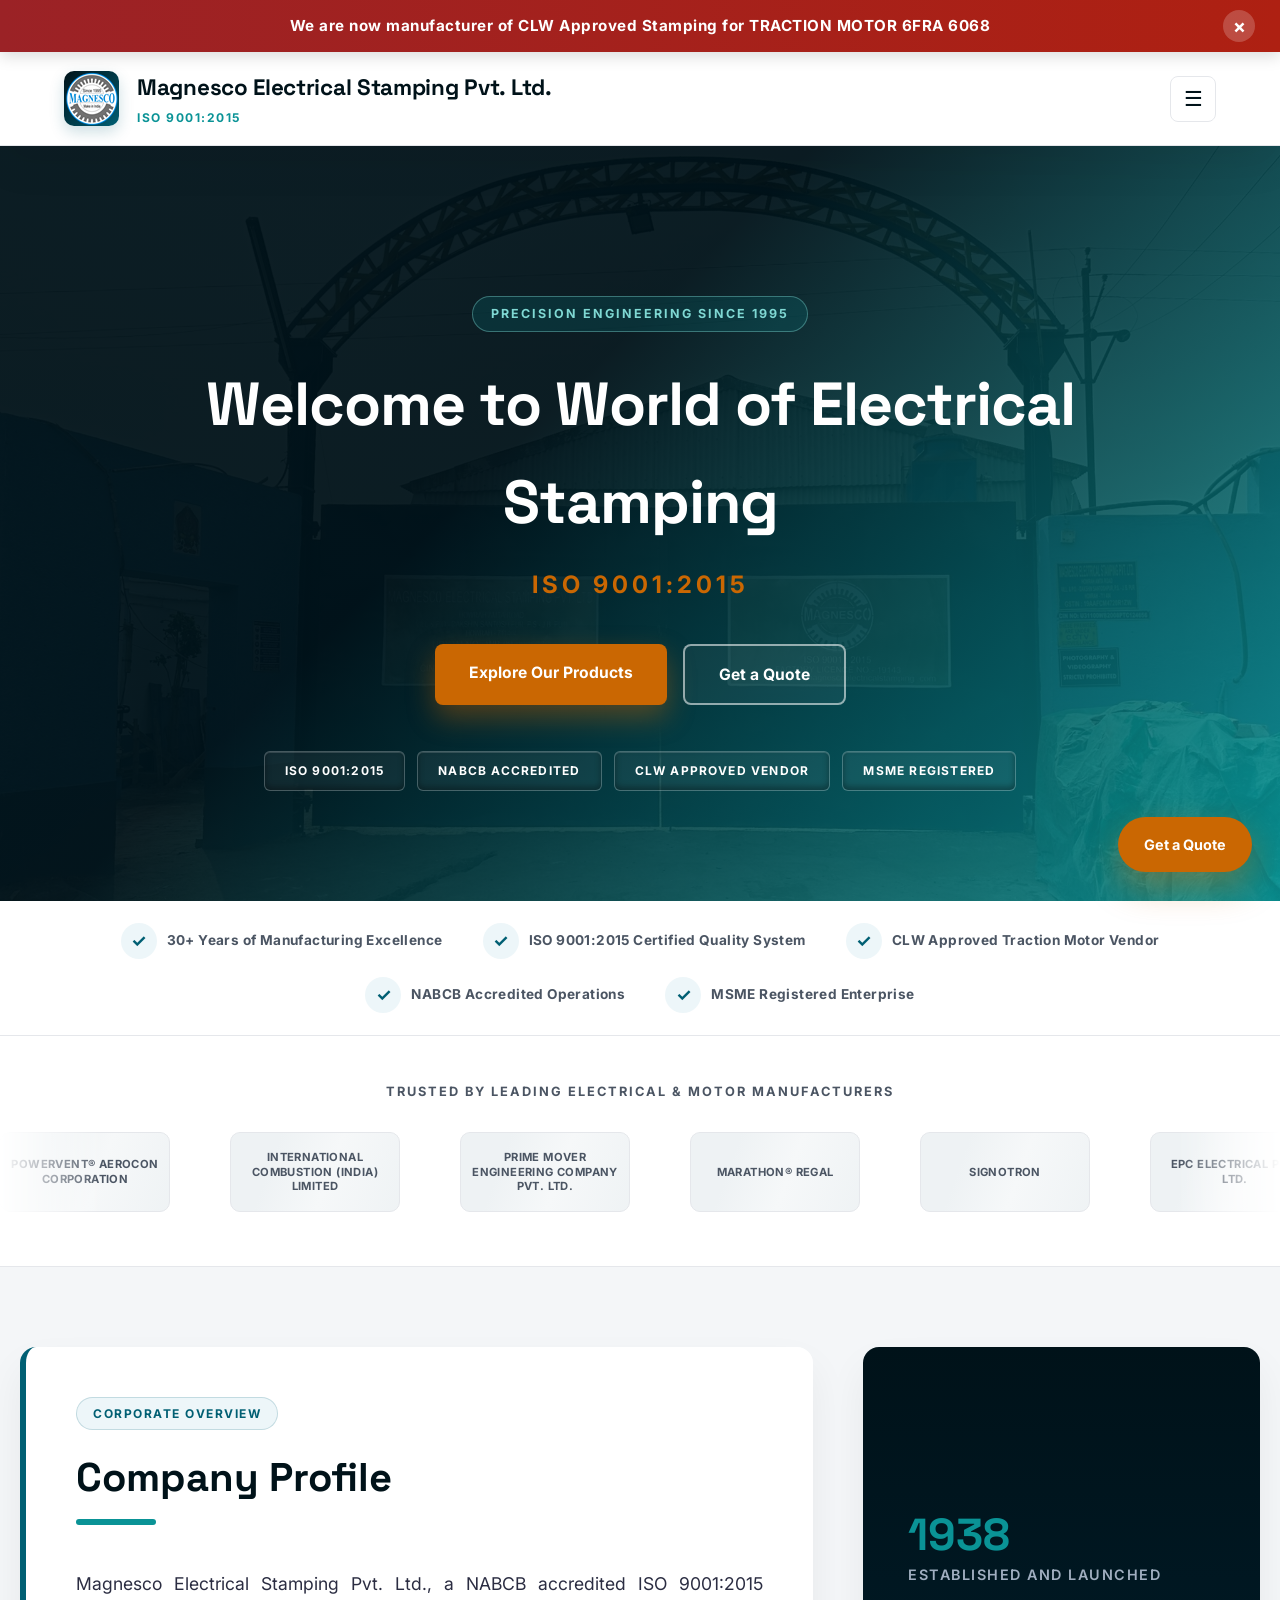
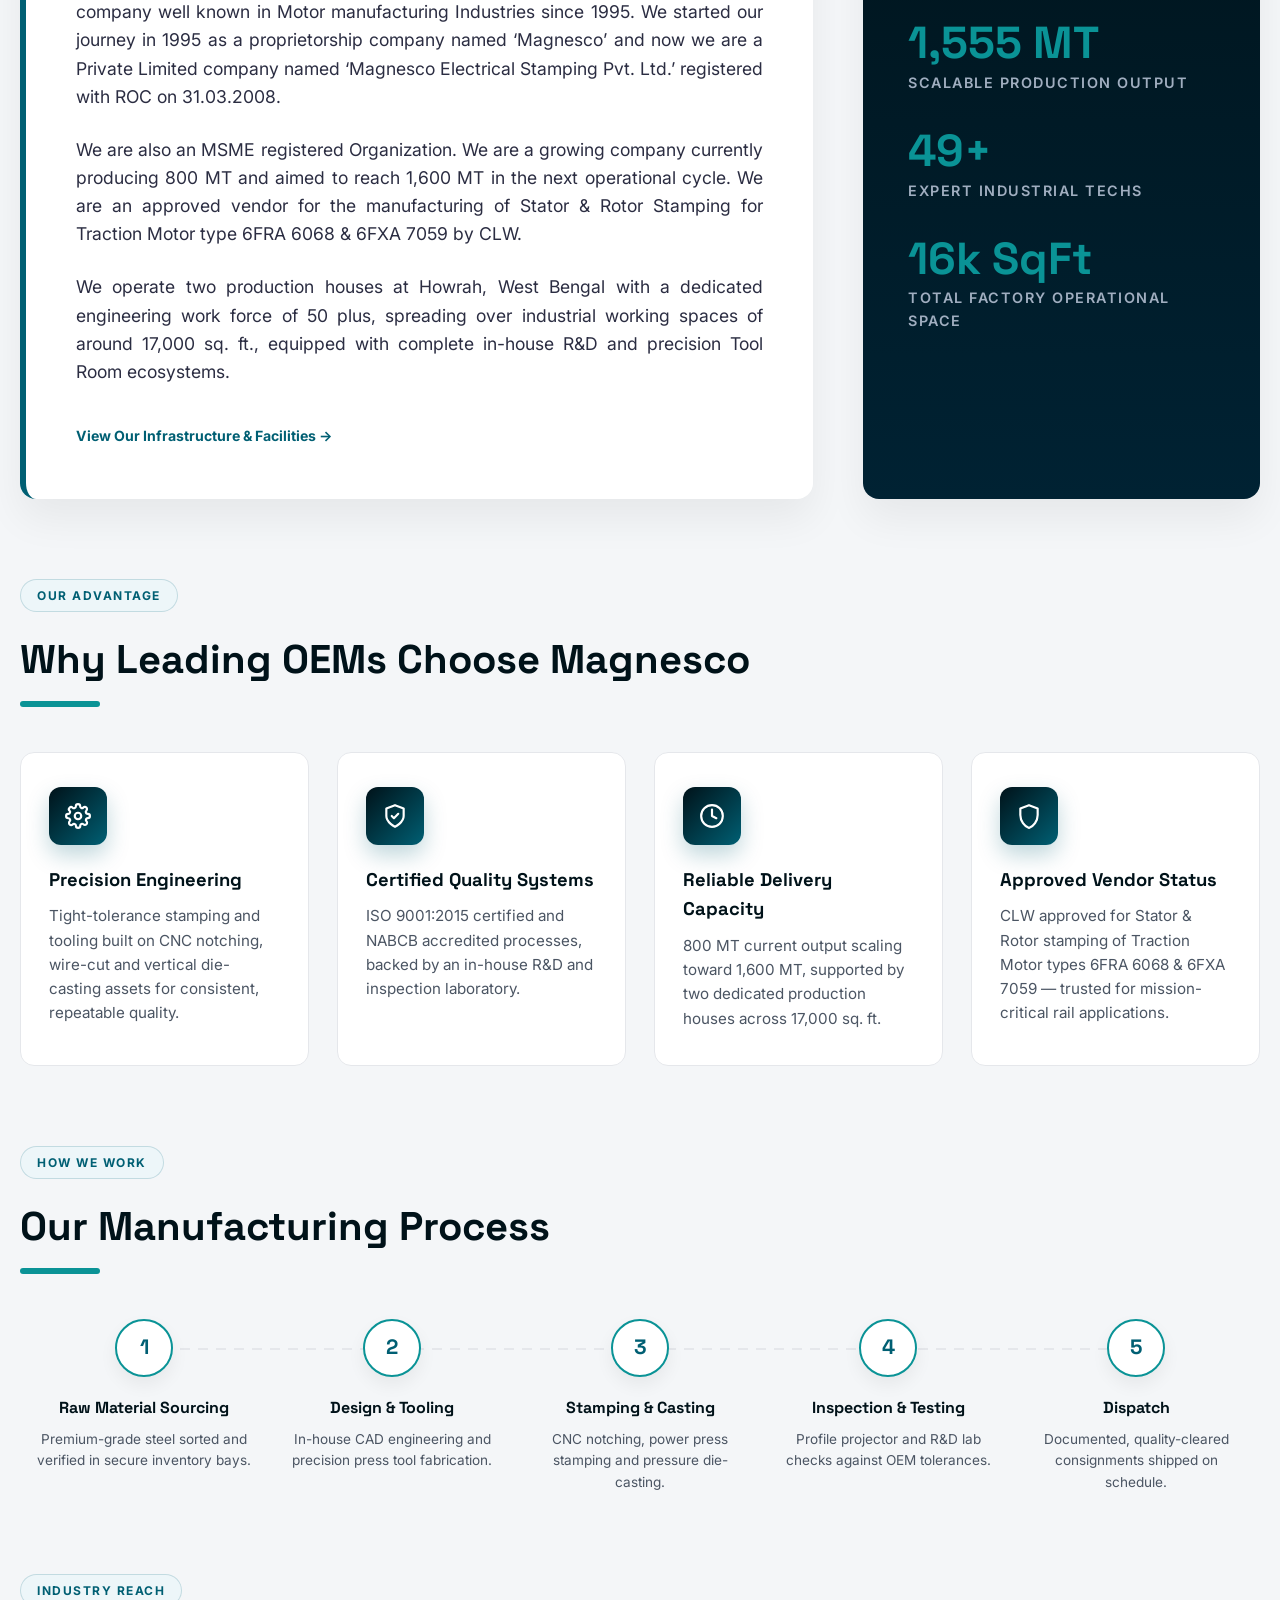
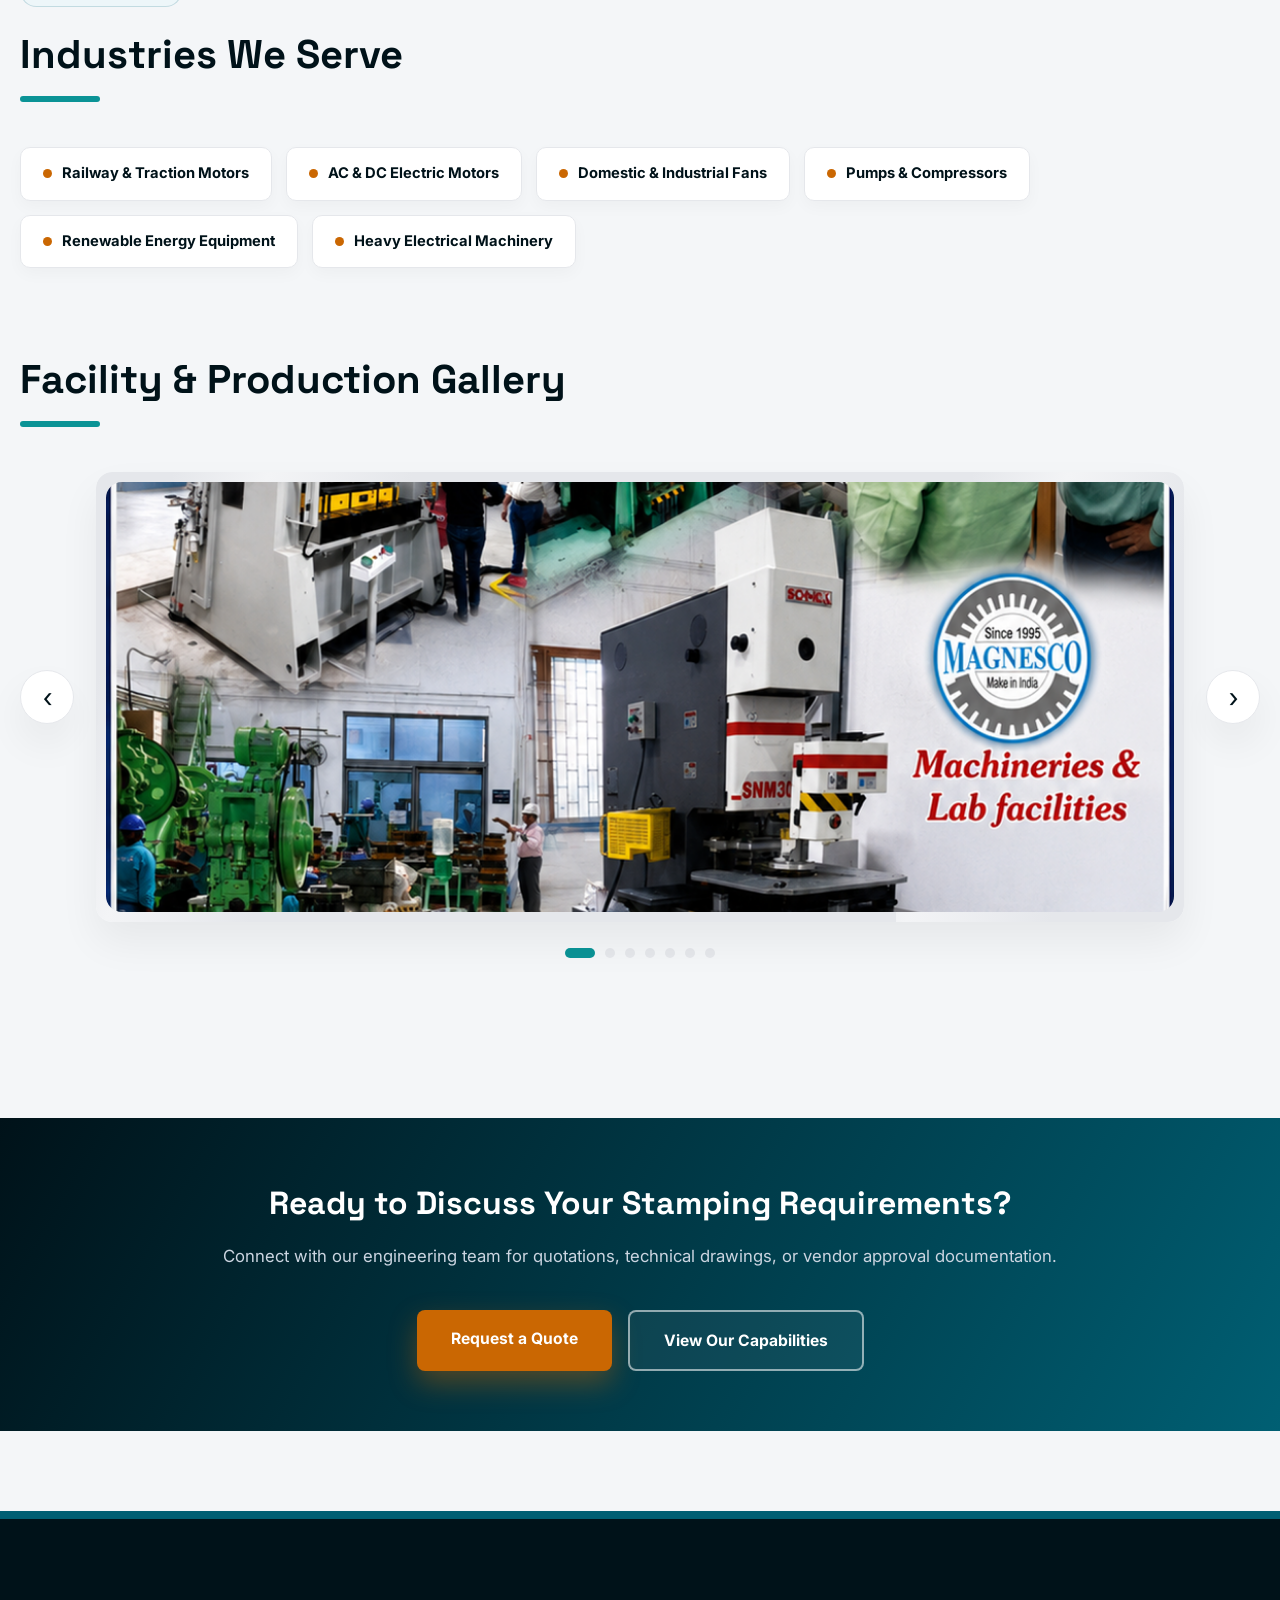
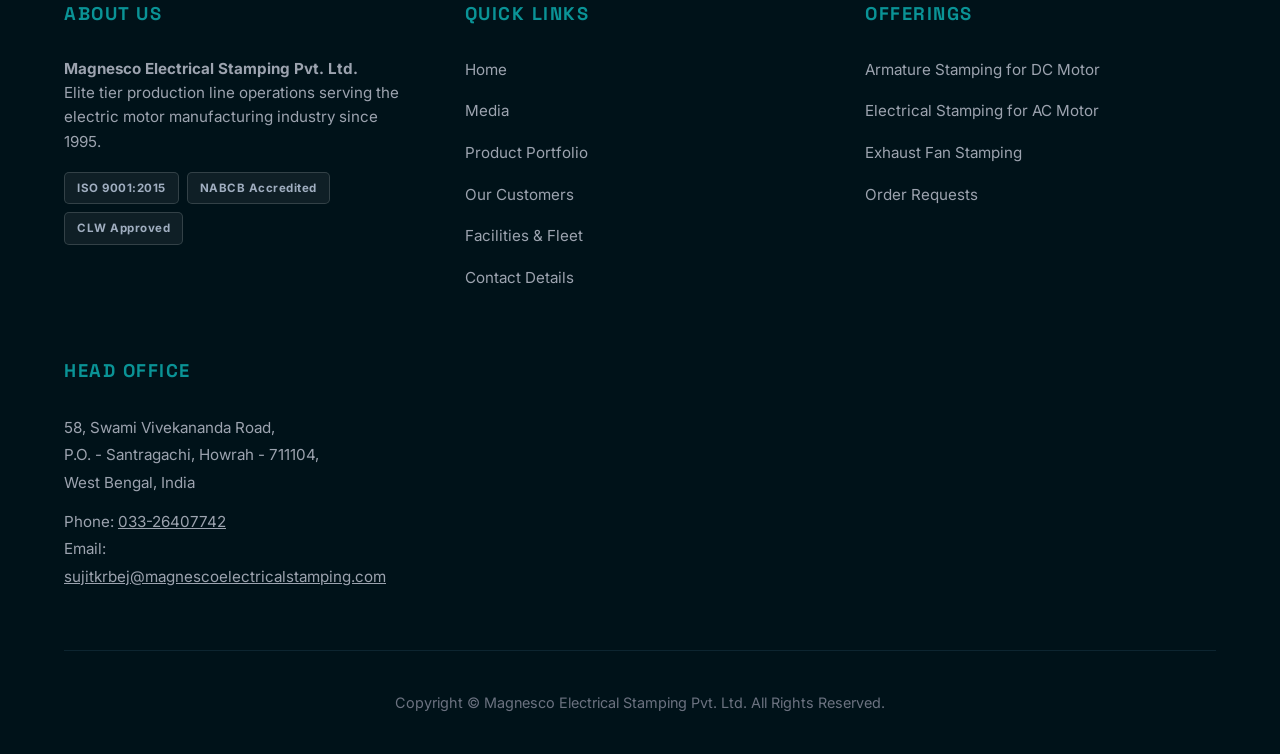
<file: index.html>
<!DOCTYPE html>
<html lang="en" class="no-js">
<head>
    <!-- Removes the no-js fallback class as soon as JS is available -->
    <script>document.documentElement.classList.remove('no-js');</script>
    <meta charset="UTF-8">
    <meta name="viewport" content="width=device-width, initial-scale=1.0">
    <title>Magnesco Electrical Stamping Pvt. Ltd.</title>

    <!-- Search engine metadata -->
    <meta name="description" content="NABCB accredited, ISO 9001:2015 certified manufacturer of electrical, armature & traction motor stamping in Howrah, West Bengal. CLW approved vendor since 1995.">
    <meta name="keywords" content="electrical stamping, motor stamping, armature stamping, CLW approved stamping, traction motor stamping, Howrah manufacturer, pressure die casting, CNC notching">
    <meta name="author" content="Magnesco Electrical Stamping Pvt. Ltd.">
    <meta name="robots" content="index, follow">
    <meta name="googlebot" content="index, follow">
    <meta name="theme-color" content="#005f73">
    <link rel="canonical" href="https://www.magnescoelectricalstamping.com/index.html">

    <!-- Social share metadata (Open Graph + Twitter Card) -->
    <meta property="og:type" content="business.business">
    <meta property="og:site_name" content="Magnesco Electrical Stamping Pvt. Ltd.">
    <meta property="og:title" content="Magnesco Electrical Stamping Pvt. Ltd.">
    <meta property="og:description" content="NABCB accredited, ISO 9001:2015 certified manufacturer of electrical, armature & traction motor stamping in Howrah, West Bengal. CLW approved vendor since 1995.">
    <meta property="og:image" content="https://www.magnescoelectricalstamping.com/assets/images/social_preview.png">
    <meta property="og:url" content="https://www.magnescoelectricalstamping.com/index.html">
    <meta property="og:locale" content="en_IN">
    <meta name="twitter:card" content="summary_large_image">
    <meta name="twitter:title" content="Magnesco Electrical Stamping Pvt. Ltd.">
    <meta name="twitter:description" content="NABCB accredited, ISO 9001:2015 certified manufacturer of electrical, armature & traction motor stamping in Howrah, West Bengal. CLW approved vendor since 1995.">
	<meta name="twitter:image" content="https://www.magnescoelectricalstamping.com/assets/images/social_preview.png">

    <!-- Favicons -->
    <link rel="icon" type="image/x-icon" href="assets/images/1v3CCT2BIICOxb7OqFC4.png">
    <link rel="apple-touch-icon" href="assets/images/9nDKSJ1tqDcFAeSeTS7d.png">

    <!-- Typography: display font for headings, body font for copy -->
    <link rel="preconnect" href="https://fonts.googleapis.com">
    <link rel="preconnect" href="https://fonts.gstatic.com" crossorigin>
    <link href="https://fonts.googleapis.com/css2?family=Space+Grotesk:wght@500;600;700&family=Inter:wght@400;500;600;700;800&display=swap" rel="stylesheet">

    <!-- Shared stylesheet (single file, used by every page) -->
    <link rel="stylesheet" href="css/style.css">

    <!-- Organization structured data for search engines -->
    <script type="application/ld+json">
    {
      "@context": "https://schema.org",
      "@type": "Organization",
      "@id": "https://www.magnescoelectricalstamping.com/#organization",
      "name": "Magnesco Electrical Stamping Pvt. Ltd.",
      "url": "https://www.magnescoelectricalstamping.com/",
      "logo": "https://www.magnescoelectricalstamping.com/assets/images/8XQ1AbDtiBZoxcn2L4eJ.png",
      "image": "https://www.magnescoelectricalstamping.com/assets/images/nL9BBUu0XMlslFqzXFMg.png",
      "foundingDate": "1995",
      "description": "NABCB accredited, ISO 9001:2015 certified manufacturer of electrical and traction motor stamping, CLW approved vendor.",
      "address": {
        "@type": "PostalAddress",
        "streetAddress": "58, Swami Vivekananda Road, Santragachi",
        "addressLocality": "Howrah",
        "postalCode": "711104",
        "addressRegion": "West Bengal",
        "addressCountry": "IN"
      },
      "contactPoint": [
        {
          "@type": "ContactPoint",
          "contactType": "customer service",
          "telephone": "+91-33-26407742",
          "email": "sujitkrbej@magnescoelectricalstamping.com",
          "areaServed": "IN",
          "availableLanguage": ["English", "Hindi", "Bengali"]
        },
        {
          "@type": "ContactPoint",
          "contactType": "sales",
          "telephone": "+91-9830278539",
          "areaServed": "IN"
        }
      ],
      "telephone": "+91-33-26407742",
      "email": "sujitkrbej@magnescoelectricalstamping.com"
    }
    </script>

</head>
<body>
    <!-- Dismissible top announcement banner -->
    <div class="clw-top-banner" id="clwAlertBanner">
        We are now manufacturer of CLW Approved Stamping for TRACTION MOTOR 6FRA 6068
        <button type="button" class="close-banner-btn" onclick="hideClwBanner()" aria-label="Dismiss announcement">×</button>
    </div>

    <!-- Site header: logo, mobile nav toggle, primary navigation -->
    <header>
        <a href="index.html" class="brand-identity">
            <div class="brand-monogram"><img src="assets/images/8XQ1AbDtiBZoxcn2L4eJ.png" alt="Magnesco Electrical Stamping Pvt. Ltd. logo"></div>
            <div class="brand-title-block">
                <h1>Magnesco Electrical Stamping Pvt. Ltd.</h1>
                <p>ISO 9001:2015</p>
            </div>
        </a>

        <button type="button" class="nav-toggle-btn" id="navToggleBtn" onclick="toggleMobileNav()" aria-label="Toggle navigation menu" aria-expanded="false" aria-controls="primaryNavList">☰</button>

        <nav>
            <ul id="primaryNavList">
                <li><a href="index.html" class="active-view-link">Home</a></li>
                <li><a href="media.html">Media</a></li>
                <li><a href="products.html">Product</a></li>
                <li><a href="customers.html">Customer</a></li>
                <li><a href="facilities.html">Our Facilities</a></li>
                <li><a href="contact.html">Contact Us</a></li>
                <li><a href="contact.html" class="nav-quote-cta">Get a Quote</a></li>
            </ul>
        </nav>
    </header>

    <!-- Page-specific content -->
    <main class="page-enter">
        <section class="hero-industrial-canvas">
            <span class="hero-eyebrow">Precision Engineering Since 1995</span>
            <h2>Welcome to World of Electrical Stamping</h2>
            <p>ISO 9001:2015</p>
            <div class="hero-cta-row">
                <a href="products.html" class="hero-btn hero-btn-primary">Explore Our Products</a>
                <a href="contact.html" class="hero-btn hero-btn-secondary">Get a Quote</a>
            </div>
            <div class="hero-badge-row">
                <span class="stamped-badge">ISO 9001:2015</span>
                <span class="stamped-badge">NABCB Accredited</span>
                <span class="stamped-badge">CLW Approved Vendor</span>
                <span class="stamped-badge">MSME Registered</span>
            </div>
        </section>

        <div class="trust-strip">
            <div class="trust-strip-inner">
                <div class="trust-strip-item"><span class="trust-icon">✓</span> 30+ Years of Manufacturing Excellence</div>
                <div class="trust-strip-item"><span class="trust-icon">✓</span> ISO 9001:2015 Certified Quality System</div>
                <div class="trust-strip-item"><span class="trust-icon">✓</span> CLW Approved Traction Motor Vendor</div>
                <div class="trust-strip-item"><span class="trust-icon">✓</span> NABCB Accredited Operations</div>
                <div class="trust-strip-item"><span class="trust-icon">✓</span> MSME Registered Enterprise</div>
            </div>
        </div>

        <div class="logo-marquee-band">
            <p class="logo-marquee-heading">Trusted by Leading Electrical & Motor Manufacturers</p>
            <div class="logo-marquee-track-viewport">
                <div class="logo-marquee-track">
                    <div class="logo-marquee-item"><span>Powervent® Aerocon Corporation</span></div>
                    <div class="logo-marquee-item"><span>International Combustion (India) Limited</span></div>
                    <div class="logo-marquee-item"><span>Prime Mover Engineering Company Pvt. Ltd.</span></div>
                    <div class="logo-marquee-item"><span>marathon® Regal</span></div>
					<div class="logo-marquee-item"><span>Signotron</span></div>
                    <div class="logo-marquee-item"><span>EPC Electrical Pvt. Ltd.</span></div>
                    <div class="logo-marquee-item"><span>Indian Railways</span></div>
                    <!-- duplicated set enables seamless infinite scroll -->
                    <div class="logo-marquee-item" aria-hidden="true"><span>Powervent® Aerocon Corporation</span></div>
                    <div class="logo-marquee-item" aria-hidden="true"><span>International Combustion (India) Limited</span></div>
                    <div class="logo-marquee-item" aria-hidden="true"><span>Prime Mover Engineering Company Pvt. Ltd.</span></div>
                    <div class="logo-marquee-item" aria-hidden="true"><span>marathon® Regal</span></div>
                    <div class="logo-marquee-item" aria-hidden="true"><span>Signotron</span></div>
                    <div class="logo-marquee-item" aria-hidden="true"><span>EPC Electrical Pvt. Ltd.</span></div>
                    <div class="logo-marquee-item" aria-hidden="true"><span>Indian Railways</span></div>
                </div>
            </div>
        </div>

        <div class="structural-grid-container">
            <div class="profile-asymmetric-split">
                <div class="premium-profile-card reveal-on-scroll">
                    <span class="section-eyebrow-tag">Corporate Overview</span>
                    <h3 class="section-headline-accent">Company Profile</h3>
                    <p>Magnesco Electrical Stamping Pvt. Ltd., a NABCB accredited ISO 9001:2015 company well known in Motor manufacturing Industries since 1995. We started our journey in 1995 as a proprietorship company named ‘Magnesco’ and now we are a Private Limited company named ‘Magnesco Electrical Stamping Pvt. Ltd.’ registered with ROC on 31.03.2008.</p>
                    <p>We are also an MSME registered Organization. We are a growing company currently producing 800 MT and aimed to reach 1,600 MT in the next operational cycle. We are an approved vendor for the manufacturing of Stator & Rotor Stamping for Traction Motor type 6FRA 6068 & 6FXA 7059 by CLW.</p>
                    <p>We operate two production houses at Howrah, West Bengal with a dedicated engineering work force of 50 plus, spreading over industrial working spaces of around 17,000 sq. ft., equipped with complete in-house R&D and precision Tool Room ecosystems.</p>
                    <a href="facilities.html" class="card-quote-link">View Our Infrastructure & Facilities →</a>
                </div>
                <div class="metric-sidebar-panel reveal-on-scroll">
                    <div class="metric-node"><h3 data-count-to="1995" data-count-format="year">1995</h3><p>ESTABLISHED AND LAUNCHED</p></div>
                    <div class="metric-node"><h3 data-count-to="1600" data-count-suffix=" MT">1,600 MT</h3><p>SCALABLE PRODUCTION OUTPUT</p></div>
                    <div class="metric-node"><h3 data-count-to="50" data-count-suffix="+">50+</h3><p>EXPERT INDUSTRIAL TECHS</p></div>
                    <div class="metric-node"><h3 data-count-to="17" data-count-suffix="k SqFt">17k SqFt</h3><p>TOTAL FACTORY OPERATIONAL SPACE</p></div>
                </div>
            </div>

            <div class="section-block-spacing reveal-on-scroll">
                <span class="section-eyebrow-tag">Our Advantage</span>
                <h3 class="section-headline-accent">Why Leading OEMs Choose Magnesco</h3>
                <div class="why-choose-grid">
                    <div class="feature-icon-card">
                        <div class="feature-icon-badge">
                            <svg width="26" height="26" viewBox="0 0 24 24" fill="none" stroke="currentColor" stroke-width="2" stroke-linecap="round" stroke-linejoin="round"><circle cx="12" cy="12" r="3"></circle><path d="M19.4 15a1.65 1.65 0 0 0 .33 1.82l.06.06a2 2 0 1 1-2.83 2.83l-.06-.06a1.65 1.65 0 0 0-1.82-.33 1.65 1.65 0 0 0-1 1.51V21a2 2 0 0 1-4 0v-.09A1.65 1.65 0 0 0 9 19.4a1.65 1.65 0 0 0-1.82.33l-.06.06a2 2 0 1 1-2.83-2.83l.06-.06a1.65 1.65 0 0 0 .33-1.82 1.65 1.65 0 0 0-1.51-1H3a2 2 0 0 1 0-4h.09A1.65 1.65 0 0 0 4.6 9a1.65 1.65 0 0 0-.33-1.82l-.06-.06a2 2 0 1 1 2.83-2.83l.06.06a1.65 1.65 0 0 0 1.82.33H9a1.65 1.65 0 0 0 1-1.51V3a2 2 0 0 1 4 0v.09a1.65 1.65 0 0 0 1 1.51 1.65 1.65 0 0 0 1.82-.33l.06-.06a2 2 0 1 1 2.83 2.83l-.06.06a1.65 1.65 0 0 0-.33 1.82V9a1.65 1.65 0 0 0 1.51 1H21a2 2 0 0 1 0 4h-.09a1.65 1.65 0 0 0-1.51 1z"></path></svg>
                        </div>
                        <h4>Precision Engineering</h4>
                        <p>Tight-tolerance stamping and tooling built on CNC notching, wire-cut and vertical die-casting assets for consistent, repeatable quality.</p>
                    </div>
                    <div class="feature-icon-card">
                        <div class="feature-icon-badge">
                            <svg width="26" height="26" viewBox="0 0 24 24" fill="none" stroke="currentColor" stroke-width="2" stroke-linecap="round" stroke-linejoin="round"><path d="M12 22s8-4 8-10V5l-8-3-8 3v7c0 6 8 10 8 10z"></path><path d="M9 12l2 2 4-4"></path></svg>
                        </div>
                        <h4>Certified Quality Systems</h4>
                        <p>ISO 9001:2015 certified and NABCB accredited processes, backed by an in-house R&D and inspection laboratory.</p>
                    </div>
                    <div class="feature-icon-card">
                        <div class="feature-icon-badge">
                            <svg width="26" height="26" viewBox="0 0 24 24" fill="none" stroke="currentColor" stroke-width="2" stroke-linecap="round" stroke-linejoin="round"><circle cx="12" cy="12" r="10"></circle><polyline points="12 6 12 12 16 14"></polyline></svg>
                        </div>
                        <h4>Reliable Delivery Capacity</h4>
                        <p>800 MT current output scaling toward 1,600 MT, supported by two dedicated production houses across 17,000 sq. ft.</p>
                    </div>
                    <div class="feature-icon-card">
                        <div class="feature-icon-badge">
                            <svg width="26" height="26" viewBox="0 0 24 24" fill="none" stroke="currentColor" stroke-width="2" stroke-linecap="round" stroke-linejoin="round"><path d="M12 2 4 5v6c0 5.5 3.8 10.7 8 12 4.2-1.3 8-6.5 8-12V5l-8-3z"></path></svg>
                        </div>
                        <h4>Approved Vendor Status</h4>
                        <p>CLW approved for Stator & Rotor stamping of Traction Motor types 6FRA 6068 & 6FXA 7059 — trusted for mission-critical rail applications.</p>
                    </div>
                </div>
            </div>

            <div class="section-block-spacing reveal-on-scroll">
                <span class="section-eyebrow-tag">How We Work</span>
                <h3 class="section-headline-accent">Our Manufacturing Process</h3>
                <div class="process-timeline-row">
                    <div class="process-step">
                        <div class="process-step-number">1</div>
                        <h4>Raw Material Sourcing</h4>
                        <p>Premium-grade steel sorted and verified in secure inventory bays.</p>
                    </div>
                    <div class="process-step">
                        <div class="process-step-number">2</div>
                        <h4>Design & Tooling</h4>
                        <p>In-house CAD engineering and precision press tool fabrication.</p>
                    </div>
                    <div class="process-step">
                        <div class="process-step-number">3</div>
                        <h4>Stamping & Casting</h4>
                        <p>CNC notching, power press stamping and pressure die-casting.</p>
                    </div>
                    <div class="process-step">
                        <div class="process-step-number">4</div>
                        <h4>Inspection & Testing</h4>
                        <p>Profile projector and R&D lab checks against OEM tolerances.</p>
                    </div>
                    <div class="process-step">
                        <div class="process-step-number">5</div>
                        <h4>Dispatch</h4>
                        <p>Documented, quality-cleared consignments shipped on schedule.</p>
                    </div>
                </div>
            </div>

            <div class="section-block-spacing reveal-on-scroll">
                <span class="section-eyebrow-tag">Industry Reach</span>
                <h3 class="section-headline-accent">Industries We Serve</h3>
                <div class="industries-pill-row">
                    <div class="industry-pill"><span class="pill-dot"></span> Railway & Traction Motors</div>
                    <div class="industry-pill"><span class="pill-dot"></span> AC & DC Electric Motors</div>
                    <div class="industry-pill"><span class="pill-dot"></span> Domestic & Industrial Fans</div>
                    <div class="industry-pill"><span class="pill-dot"></span> Pumps & Compressors</div>
                    <div class="industry-pill"><span class="pill-dot"></span> Renewable Energy Equipment</div>
                    <div class="industry-pill"><span class="pill-dot"></span> Heavy Electrical Machinery</div>
                </div>
            </div>

            <div class="section-block-spacing home-gallery-section reveal-on-scroll">
                <h3 class="section-headline-accent">Facility & Production Gallery</h3>
                <div class="image-carousel-wrapper" id="homeCarousel" tabindex="0" aria-label="Facility image carousel, use left and right arrow keys to navigate" aria-roledescription="carousel">
                    <button type="button" class="carousel-arrow carousel-arrow-left" onclick="carouselMove(-1)" aria-label="Previous slide">‹</button>

                    <div class="carousel-track-viewport">
                        <div class="carousel-track" id="carouselTrack">
                            <div class="carousel-slide">
                                <div class="card-image-box-placeholder carousel-placeholder" style="height: 450px;"><img src="assets/images/e3dZrkxGMZYJqsc90aVr.png" style="object-position: 50% 35%;" alt="Manufacturing floor at Magnesco Electrical Stamping" loading="lazy"></div>
                            </div>
                            <div class="carousel-slide">
                                <div class="card-image-box-placeholder carousel-placeholder" style="height: 450px;"><img src="assets/images/nL9BBUu0XMlslFqzXFMg.png" alt="Magnesco Electrical Stamping facility exterior" loading="lazy"></div>
                            </div>
                            <div class="carousel-slide">
                                <div class="card-image-box-placeholder carousel-placeholder" style="height: 450px;"><img src="assets/images/IC0i6SEDmYno068akaPt.png" alt="Precision stamping and tooling process at Magnesco Electrical Stamping" loading="lazy"></div>
                            </div>
                            <div class="carousel-slide">
                                <div class="card-image-box-placeholder carousel-placeholder" style="height: 450px;"><img src="assets/images/cVhtbAvrbbfR0Fw79V7H.png" alt="CNC wire-cut machine used for precision stamping tooling" loading="lazy"></div>
                            </div>
                            <div class="carousel-slide">
                                <div class="card-image-box-placeholder carousel-placeholder" style="height: 450px;"><img src="assets/images/eFcU6hMmSZ5rlD2d8gI1.png" style="object-position: 50% 25%;" alt="Motor stamping components on the production floor" loading="lazy"></div>
                            </div>
                            <div class="carousel-slide">
                                <div class="card-image-box-placeholder carousel-placeholder" style="height: 450px;"><img src="assets/images/oidwle1iHdl4T5mXb9fJ.png" alt="Quality inspection of electrical stampings" loading="lazy"></div>
                            </div>
                            <div class="carousel-slide">
                                <div class="card-image-box-placeholder carousel-placeholder" style="height: 450px;"><img src="assets/images/sGtkdDPWPwhel4qzr0Vn.png" style="object-position: 50% 25%;" alt="Magnesco Electrical Stamping production line overview" loading="lazy"></div>
                            </div>
                        </div>
                    </div>

                    <button type="button" class="carousel-arrow carousel-arrow-right" onclick="carouselMove(1)" aria-label="Next slide">›</button>
                </div>
                <div class="carousel-dots" id="carouselDots"></div>
            </div>
        </div>
    </main>

    <!-- Pre-footer call to action -->
    <section class="cta-band">
        <h3>Ready to Discuss Your Stamping Requirements?</h3>
        <p>Connect with our engineering team for quotations, technical drawings, or vendor approval documentation.</p>
        <div class="hero-cta-row">
            <a href="contact.html" class="hero-btn hero-btn-primary">Request a Quote</a>
            <a href="facilities.html" class="hero-btn hero-btn-secondary">View Our Capabilities</a>
        </div>
    </section>

    <!-- Site footer: sitemap columns, contact summary, copyright -->
    <footer>
        <div class="footer-structural-columns">
            <div class="footer-column-block">
                <h4>About Us</h4>
                <p style="color: #9ca3af; font-size: 0.95rem;">
                    <strong>Magnesco Electrical Stamping Pvt. Ltd.</strong><br>
                    Elite tier production line operations serving the electric motor manufacturing industry since 1995.
                </p>
                <div style="display:flex; flex-wrap:wrap; gap:8px; margin-top:18px;">
                    <span style="background:rgba(255,255,255,0.06); border:1px solid rgba(255,255,255,0.15); color:#a0aec0; font-size:0.72rem; font-weight:700; letter-spacing:0.5px; padding:6px 12px; border-radius:5px;">ISO 9001:2015</span>
                    <span style="background:rgba(255,255,255,0.06); border:1px solid rgba(255,255,255,0.15); color:#a0aec0; font-size:0.72rem; font-weight:700; letter-spacing:0.5px; padding:6px 12px; border-radius:5px;">NABCB Accredited</span>
                    <span style="background:rgba(255,255,255,0.06); border:1px solid rgba(255,255,255,0.15); color:#a0aec0; font-size:0.72rem; font-weight:700; letter-spacing:0.5px; padding:6px 12px; border-radius:5px;">CLW Approved</span>
                </div>
            </div>
            <div class="footer-column-block">
                <h4>Quick Links</h4>
                <ul>
                    <li><a href="index.html">Home</a></li>
                    <li><a href="media.html">Media</a></li>
                    <li><a href="products.html">Product Portfolio</a></li>
                    <li><a href="customers.html">Our Customers</a></li>
                    <li><a href="facilities.html">Facilities & Fleet</a></li>
                    <li><a href="contact.html">Contact Details</a></li>
                </ul>
            </div>
            <div class="footer-column-block">
                <h4>Offerings</h4>
                <ul>
                    <li><a href="products.html">Armature Stamping for DC Motor</a></li>
                    <li><a href="products.html">Electrical Stamping for AC Motor</a></li>
                    <li><a href="products.html">Exhaust Fan Stamping</a></li>
                    <li><a href="contact.html">Order Requests</a></li>
                </ul>
            </div>
            <div class="footer-column-block">
                <h4>Head Office</h4>
                <p style="color: #9ca3af; font-size: 0.95rem; line-height: 1.8;">
                    58, Swami Vivekananda Road,<br>
                    P.O. - Santragachi, Howrah - 711104,<br>
                    West Bengal, India
                </p>
                <p style="color: #9ca3af; font-size: 0.95rem; margin-top: 12px; line-height: 1.8;">
                    Phone: <a href="tel:+913326407742" style="color:inherit; text-decoration:underline;">033-26407742</a><br>
                    Email: <a href="mailto:sujitkrbej@magnescoelectricalstamping.com" style="color:inherit; text-decoration:underline;">sujitkrbej@magnescoelectricalstamping.com</a>
                </p>
            </div>
        </div>
        <div class="footer-copyright-panel">
            Copyright © Magnesco Electrical Stamping Pvt. Ltd. All Rights Reserved.
        </div>
    </footer>

    <!-- Floating quote button + back-to-top button, visible on scroll -->
    <a href="contact.html" class="floating-quote-btn" aria-label="Request a quote">
        <span class="quote-btn-label">Get a Quote</span>
    </a>
    <button type="button" id="backToTopBtn" class="back-to-top-btn" onclick="scrollToTop()" aria-label="Back to top">↑</button>

    <script src="js/main.js"></script>
</body>
</html>
</file>
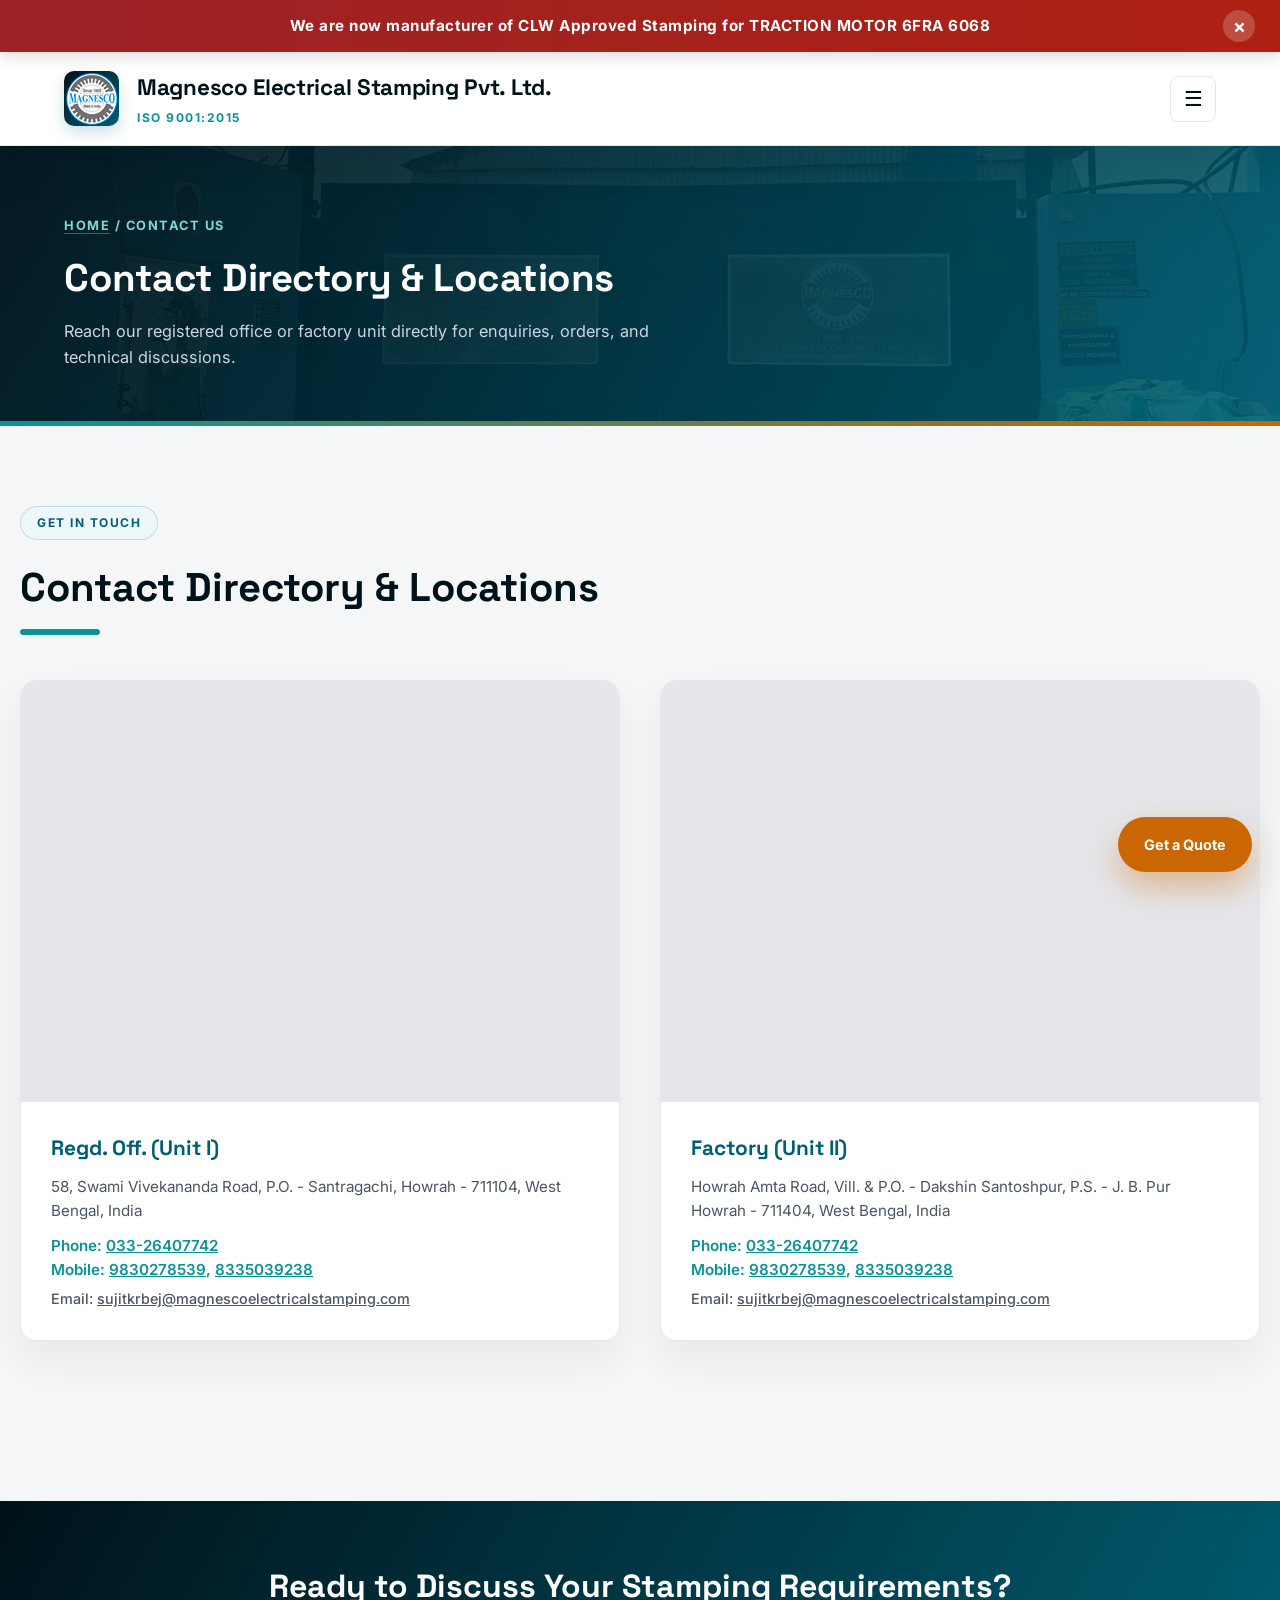
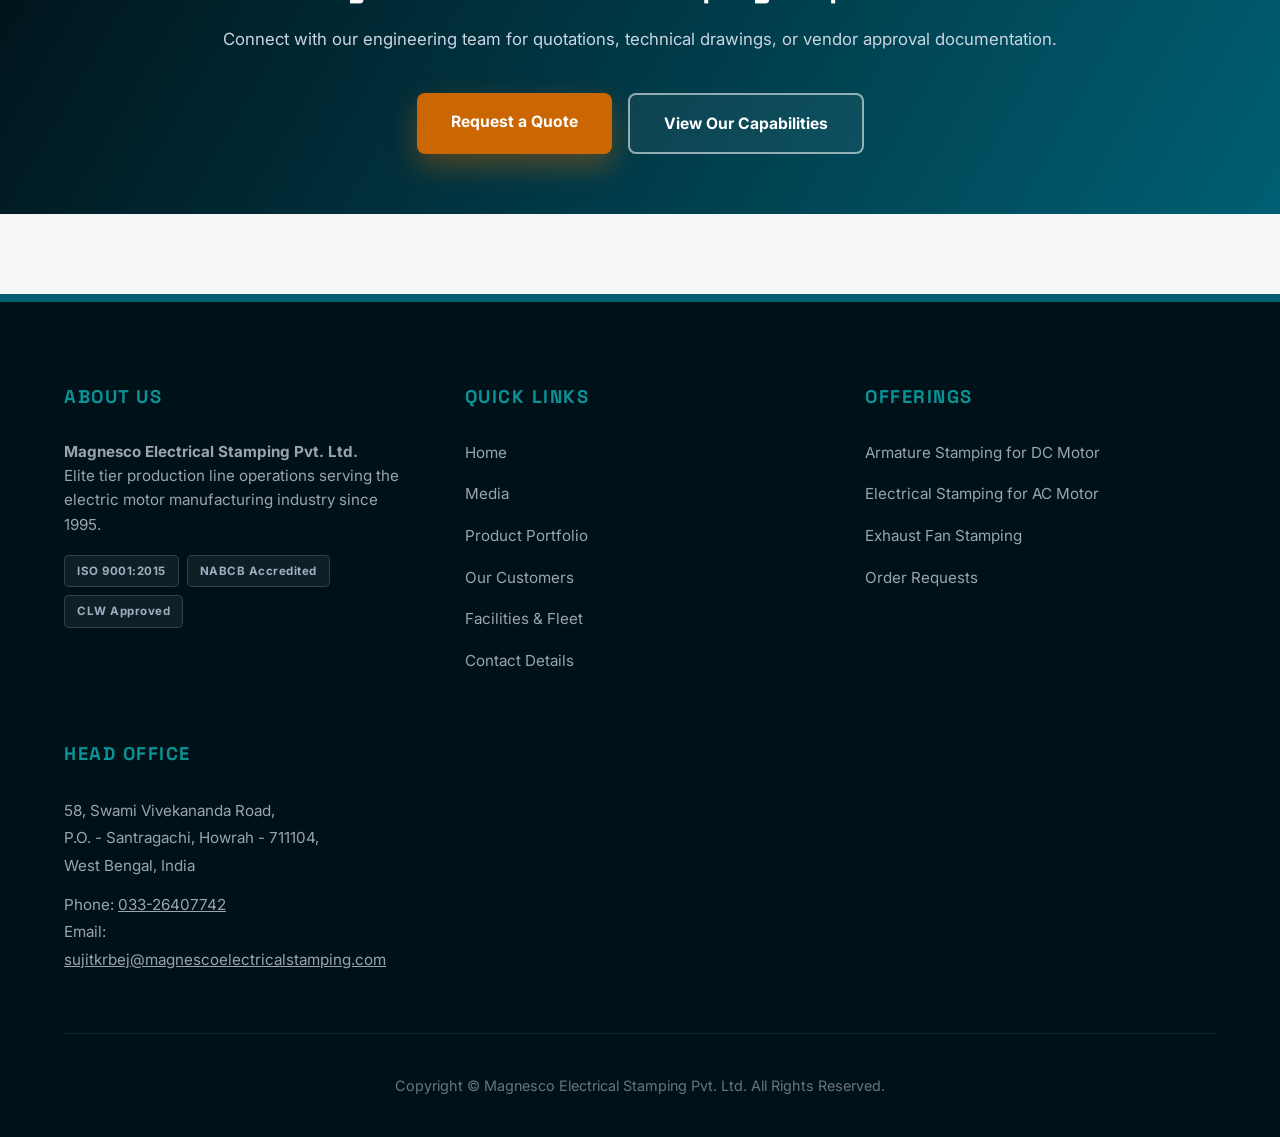
<file: contact.html>
<!DOCTYPE html>
<html lang="en" class="no-js">
<head>
    <!-- Removes the no-js fallback class as soon as JS is available -->
    <script>document.documentElement.classList.remove('no-js');</script>
    <meta charset="UTF-8">
    <meta name="viewport" content="width=device-width, initial-scale=1.0">
    <title>Contact Directory & Locations | Magnesco Electrical Stamping Pvt. Ltd.</title>

    <!-- Search engine metadata -->
    <meta name="description" content="Reach Magnesco Electrical Stamping Pvt. Ltd. at our registered office or factory unit in Howrah, West Bengal for enquiries and orders.">
    <meta name="keywords" content="Magnesco contact, Howrah electrical stamping factory, get a quote">
    <meta name="author" content="Magnesco Electrical Stamping Pvt. Ltd.">
    <meta name="robots" content="index, follow">
    <meta name="googlebot" content="index, follow">
    <meta name="theme-color" content="#005f73">
    <link rel="canonical" href="https://www.magnescoelectricalstamping.com/contact.html">

    <!-- Social share metadata (Open Graph + Twitter Card) -->
    <meta property="og:type" content="business.business">
    <meta property="og:site_name" content="Magnesco Electrical Stamping Pvt. Ltd.">
    <meta property="og:title" content="Contact Directory & Locations | Magnesco Electrical Stamping Pvt. Ltd.">
    <meta property="og:description" content="Reach Magnesco Electrical Stamping Pvt. Ltd. at our registered office or factory unit in Howrah, West Bengal for enquiries and orders.">
    <meta property="og:image" content="https://www.magnescoelectricalstamping.com/assets/images/social_preview.png">
    <meta property="og:url" content="https://www.magnescoelectricalstamping.com/contact.html">
    <meta property="og:locale" content="en_IN">
    <meta name="twitter:card" content="summary_large_image">
    <meta name="twitter:title" content="Contact Directory & Locations | Magnesco Electrical Stamping Pvt. Ltd.">
    <meta name="twitter:description" content="Reach Magnesco Electrical Stamping Pvt. Ltd. at our registered office or factory unit in Howrah, West Bengal for enquiries and orders.">
	<meta name="twitter:image" content="https://www.magnescoelectricalstamping.com/assets/images/social_preview.png">

    <!-- Favicons -->
    <link rel="icon" type="image/x-icon" href="assets/images/1v3CCT2BIICOxb7OqFC4.png">
    <link rel="apple-touch-icon" href="assets/images/9nDKSJ1tqDcFAeSeTS7d.png">

    <!-- Typography: display font for headings, body font for copy -->
    <link rel="preconnect" href="https://fonts.googleapis.com">
    <link rel="preconnect" href="https://fonts.gstatic.com" crossorigin>
    <link href="https://fonts.googleapis.com/css2?family=Space+Grotesk:wght@500;600;700&family=Inter:wght@400;500;600;700;800&display=swap" rel="stylesheet">

    <!-- Shared stylesheet (single file, used by every page) -->
    <link rel="stylesheet" href="css/style.css">

    <!-- Organization structured data for search engines -->
    <script type="application/ld+json">
    {
      "@context": "https://schema.org",
      "@type": "Organization",
      "@id": "https://www.magnescoelectricalstamping.com/#organization",
      "name": "Magnesco Electrical Stamping Pvt. Ltd.",
      "url": "https://www.magnescoelectricalstamping.com/",
      "logo": "https://www.magnescoelectricalstamping.com/assets/images/8XQ1AbDtiBZoxcn2L4eJ.png",
      "image": "https://www.magnescoelectricalstamping.com/assets/images/nL9BBUu0XMlslFqzXFMg.png",
      "foundingDate": "1995",
      "description": "NABCB accredited, ISO 9001:2015 certified manufacturer of electrical and traction motor stamping, CLW approved vendor.",
      "address": {
        "@type": "PostalAddress",
        "streetAddress": "58, Swami Vivekananda Road, Santragachi",
        "addressLocality": "Howrah",
        "postalCode": "711104",
        "addressRegion": "West Bengal",
        "addressCountry": "IN"
      },
      "contactPoint": [
        {
          "@type": "ContactPoint",
          "contactType": "customer service",
          "telephone": "+91-33-26407742",
          "email": "sujitkrbej@magnescoelectricalstamping.com",
          "areaServed": "IN",
          "availableLanguage": ["English", "Hindi", "Bengali"]
        },
        {
          "@type": "ContactPoint",
          "contactType": "sales",
          "telephone": "+91-9830278539",
          "areaServed": "IN"
        }
      ],
      "telephone": "+91-33-26407742",
      "email": "sujitkrbej@magnescoelectricalstamping.com"
    }
    </script>

    <!-- Breadcrumb structured data for search engines -->
    <script type="application/ld+json">
    {
      "@context": "https://schema.org",
      "@type": "BreadcrumbList",
      "itemListElement": [
        {
          "@type": "ListItem",
          "position": 1,
          "name": "Home",
          "item": "https://www.magnescoelectricalstamping.com/index.html"
        },
        {
          "@type": "ListItem",
          "position": 2,
          "name": "Contact Us & Locations",
          "item": "https://www.magnescoelectricalstamping.com/contact.html"
        }
      ]
    }
    </script>
</head>
<body>
    <!-- Dismissible top announcement banner -->
    <div class="clw-top-banner" id="clwAlertBanner">
        We are now manufacturer of CLW Approved Stamping for TRACTION MOTOR 6FRA 6068
        <button type="button" class="close-banner-btn" onclick="hideClwBanner()" aria-label="Dismiss announcement">×</button>
    </div>

    <!-- Site header: logo, mobile nav toggle, primary navigation -->
    <header>
        <a href="index.html" class="brand-identity">
            <div class="brand-monogram"><img src="assets/images/8XQ1AbDtiBZoxcn2L4eJ.png" alt="Magnesco Electrical Stamping Pvt. Ltd. logo"></div>
            <div class="brand-title-block">
                <h1>Magnesco Electrical Stamping Pvt. Ltd.</h1>
                <p>ISO 9001:2015</p>
            </div>
        </a>

        <button type="button" class="nav-toggle-btn" id="navToggleBtn" onclick="toggleMobileNav()" aria-label="Toggle navigation menu" aria-expanded="false" aria-controls="primaryNavList">☰</button>

        <nav>
            <ul id="primaryNavList">
                <li><a href="index.html">Home</a></li>
                <li><a href="media.html">Media</a></li>
                <li><a href="products.html">Product</a></li>
                <li><a href="customers.html">Customer</a></li>
                <li><a href="facilities.html">Our Facilities</a></li>
                <li><a href="contact.html" class="active-view-link">Contact Us</a></li>
                <li><a href="contact.html" class="nav-quote-cta">Get a Quote</a></li>
            </ul>
        </nav>
    </header>

    <!-- Page-specific content -->
    <main class="page-enter">
        <section class="sub-page-banner">
            <div class="sub-page-banner-inner">
                <div class="sub-page-breadcrumb"><a href="index.html">Home</a> / Contact Us</div>
                <h2>Contact Directory & Locations</h2>
                <p>Reach our registered office or factory unit directly for enquiries, orders, and technical discussions.</p>
            </div>
        </section>
        <div class="structural-grid-container">
            <span class="section-eyebrow-tag">Get in Touch</span>
            <h3 class="section-headline-accent">Contact Directory & Locations</h3>
            <div class="location-map-split-matrix">

                <div class="google-map-embed-card">
                    <iframe class="embedded-map-iframe-box" src="https://www.google.com/maps/embed?pb=!1m18!1m12!1m3!1d3684.019708303696!2d88.3154886!3d22.578366199999998!2m3!1f0!2f0!3f0!3m2!1i1024!2i768!4f13.1!3m3!1m2!1s0x3a0278bd07a563ab%3A0xe3337a1171bd8902!2sMagnesco%20Electrical%20Stamping%20Pvt%20Ltd!5e0!3m2!1sen!2sin!4v1785077862010!5m2!1sen!2sin" allowfullscreen="" loading="lazy" referrerpolicy="strict-origin-when-cross-origin" title="Regd. Office Unit I Map"></iframe>
                    <div class="map-card-footer">
                        <h4>Regd. Off. (Unit I)</h4>
                        <p style="color:var(--slate-gray); font-size:0.95rem; margin-bottom:10px;">58, Swami Vivekananda Road, P.O. - Santragachi, Howrah - 711104, West Bengal, India</p>
                        <p style="font-weight:600; color:var(--primary-teal); font-size:0.95rem;">Phone: <a href="tel:+913326407742" style="color:inherit; text-decoration:underline;">033-26407742</a></p>
                        <p style="font-weight:600; color:var(--primary-teal); font-size:0.95rem;">Mobile: <a href="tel:+919830278539" style="color:inherit; text-decoration:underline;">9830278539</a>, <a href="tel:+918335039238" style="color:inherit; text-decoration:underline;">8335039238</a></p>
                        <p style="font-weight:500; color:var(--slate-gray); font-size:0.9rem; margin-top:5px;">Email: <a href="mailto:sujitkrbej@magnescoelectricalstamping.com" style="color:inherit; text-decoration:underline;">sujitkrbej@magnescoelectricalstamping.com</a></p>
                    </div>
                </div>

                <div class="google-map-embed-card">
                    <iframe class="embedded-map-iframe-box" src="https://www.google.com/maps/embed?pb=!1m18!1m12!1m3!1d3681.8468749531753!2d88.1558886!3d22.6594971!2m3!1f0!2f0!3f0!3m2!1i1024!2i768!4f13.1!3m3!1m2!1s0x39f87fe10031caa3%3A0x812f8e80e435e8f0!2sMAGNESCO%20ELECTRICAL%20STAMPING%20PVT%20LTD!5e0!3m2!1sen!2sin!4v1785077988055!5m2!1sen!2sin" allowfullscreen="" loading="lazy" referrerpolicy="strict-origin-when-cross-origin" title="Factory Unit II Map"></iframe>
                    <div class="map-card-footer">
                        <h4>Factory (Unit II)</h4>
                        <p style="color:var(--slate-gray); font-size:0.95rem; margin-bottom:10px;">Howrah Amta Road, Vill. & P.O. - Dakshin Santoshpur, P.S. - J. B. Pur Howrah - 711404, West Bengal, India</p>
                        <p style="font-weight:600; color:var(--primary-teal); font-size:0.95rem;">Phone: <a href="tel:+913326407742" style="color:inherit; text-decoration:underline;">033-26407742</a></p>
                        <p style="font-weight:600; color:var(--primary-teal); font-size:0.95rem;">Mobile: <a href="tel:+919830278539" style="color:inherit; text-decoration:underline;">9830278539</a>, <a href="tel:+918335039238" style="color:inherit; text-decoration:underline;">8335039238</a></p>
                        <p style="font-weight:500; color:var(--slate-gray); font-size:0.9rem; margin-top:5px;">Email: <a href="mailto:sujitkrbej@magnescoelectricalstamping.com" style="color:inherit; text-decoration:underline;">sujitkrbej@magnescoelectricalstamping.com</a></p>
                    </div>
                </div>

            </div>
        </div>
    </main>

    <!-- Pre-footer call to action -->
    <section class="cta-band">
        <h3>Ready to Discuss Your Stamping Requirements?</h3>
        <p>Connect with our engineering team for quotations, technical drawings, or vendor approval documentation.</p>
        <div class="hero-cta-row">
            <a href="contact.html" class="hero-btn hero-btn-primary">Request a Quote</a>
            <a href="facilities.html" class="hero-btn hero-btn-secondary">View Our Capabilities</a>
        </div>
    </section>

    <!-- Site footer: sitemap columns, contact summary, copyright -->
    <footer>
        <div class="footer-structural-columns">
            <div class="footer-column-block">
                <h4>About Us</h4>
                <p style="color: #9ca3af; font-size: 0.95rem;">
                    <strong>Magnesco Electrical Stamping Pvt. Ltd.</strong><br>
                    Elite tier production line operations serving the electric motor manufacturing industry since 1995.
                </p>
                <div style="display:flex; flex-wrap:wrap; gap:8px; margin-top:18px;">
                    <span style="background:rgba(255,255,255,0.06); border:1px solid rgba(255,255,255,0.15); color:#a0aec0; font-size:0.72rem; font-weight:700; letter-spacing:0.5px; padding:6px 12px; border-radius:5px;">ISO 9001:2015</span>
                    <span style="background:rgba(255,255,255,0.06); border:1px solid rgba(255,255,255,0.15); color:#a0aec0; font-size:0.72rem; font-weight:700; letter-spacing:0.5px; padding:6px 12px; border-radius:5px;">NABCB Accredited</span>
                    <span style="background:rgba(255,255,255,0.06); border:1px solid rgba(255,255,255,0.15); color:#a0aec0; font-size:0.72rem; font-weight:700; letter-spacing:0.5px; padding:6px 12px; border-radius:5px;">CLW Approved</span>
                </div>
            </div>
            <div class="footer-column-block">
                <h4>Quick Links</h4>
                <ul>
                    <li><a href="index.html">Home</a></li>
                    <li><a href="media.html">Media</a></li>
                    <li><a href="products.html">Product Portfolio</a></li>
                    <li><a href="customers.html">Our Customers</a></li>
                    <li><a href="facilities.html">Facilities & Fleet</a></li>
                    <li><a href="contact.html">Contact Details</a></li>
                </ul>
            </div>
            <div class="footer-column-block">
                <h4>Offerings</h4>
                <ul>
                    <li><a href="products.html">Armature Stamping for DC Motor</a></li>
                    <li><a href="products.html">Electrical Stamping for AC Motor</a></li>
                    <li><a href="products.html">Exhaust Fan Stamping</a></li>
                    <li><a href="contact.html">Order Requests</a></li>
                </ul>
            </div>
            <div class="footer-column-block">
                <h4>Head Office</h4>
                <p style="color: #9ca3af; font-size: 0.95rem; line-height: 1.8;">
                    58, Swami Vivekananda Road,<br>
                    P.O. - Santragachi, Howrah - 711104,<br>
                    West Bengal, India
                </p>
                <p style="color: #9ca3af; font-size: 0.95rem; margin-top: 12px; line-height: 1.8;">
                    Phone: <a href="tel:+913326407742" style="color:inherit; text-decoration:underline;">033-26407742</a><br>
                    Email: <a href="mailto:sujitkrbej@magnescoelectricalstamping.com" style="color:inherit; text-decoration:underline;">sujitkrbej@magnescoelectricalstamping.com</a>
                </p>
            </div>
        </div>
        <div class="footer-copyright-panel">
            Copyright © Magnesco Electrical Stamping Pvt. Ltd. All Rights Reserved.
        </div>
    </footer>

    <!-- Floating quote button + back-to-top button, visible on scroll -->
    <a href="contact.html" class="floating-quote-btn" aria-label="Request a quote">
        <span class="quote-btn-label">Get a Quote</span>
    </a>
    <button type="button" id="backToTopBtn" class="back-to-top-btn" onclick="scrollToTop()" aria-label="Back to top">↑</button>

    <script src="js/main.js"></script>
</body>
</html>
</file>
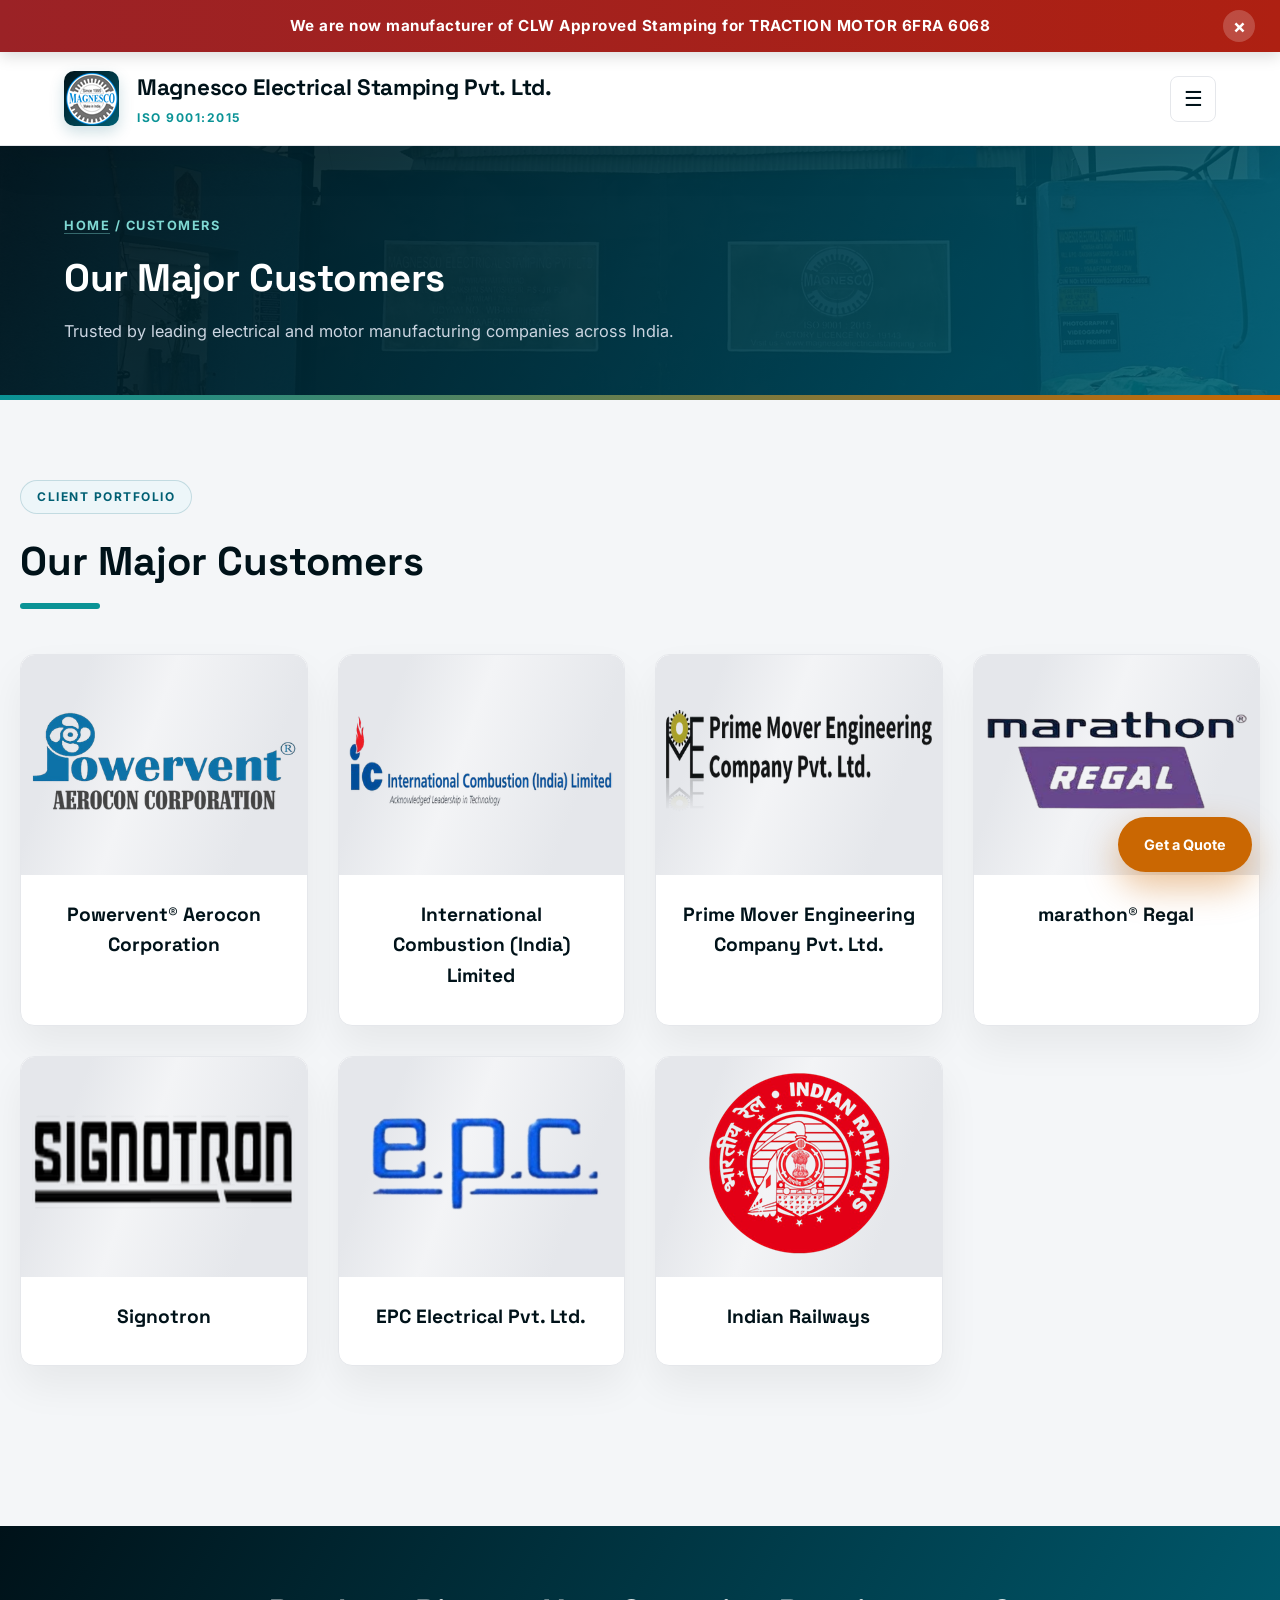
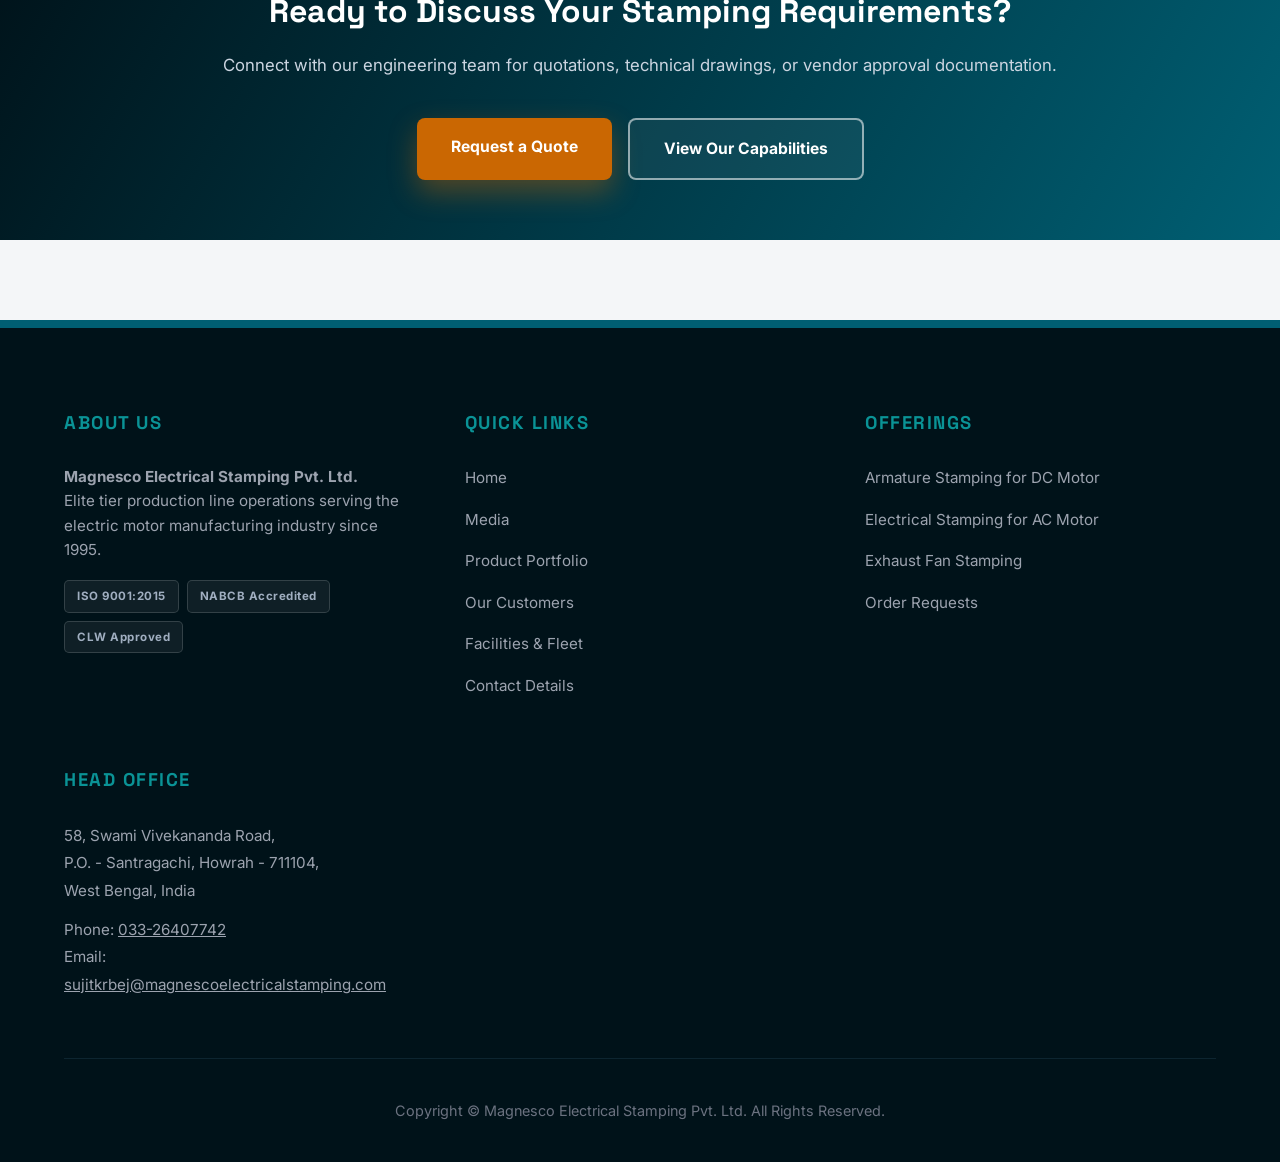
<file: customers.html>
<!DOCTYPE html>
<html lang="en" class="no-js">
<head>
    <!-- Removes the no-js fallback class as soon as JS is available -->
    <script>document.documentElement.classList.remove('no-js');</script>
    <meta charset="UTF-8">
    <meta name="viewport" content="width=device-width, initial-scale=1.0">
    <title>Our Major Customers | Magnesco Electrical Stamping Pvt. Ltd.</title>

    <!-- Search engine metadata -->
    <meta name="description" content="Magnesco Electrical Stamping Pvt. Ltd. is trusted by leading electrical and motor manufacturing companies across India, including Indian Railways.">
    <meta name="keywords" content="Magnesco customers, electrical stamping clients, motor manufacturer partners">
    <meta name="author" content="Magnesco Electrical Stamping Pvt. Ltd.">
    <meta name="robots" content="index, follow">
    <meta name="googlebot" content="index, follow">
    <meta name="theme-color" content="#005f73">
    <link rel="canonical" href="https://www.magnescoelectricalstamping.com/customers.html">

    <!-- Social share metadata (Open Graph + Twitter Card) -->
    <meta property="og:type" content="business.business">
    <meta property="og:site_name" content="Magnesco Electrical Stamping Pvt. Ltd.">
    <meta property="og:title" content="Our Major Customers | Magnesco Electrical Stamping Pvt. Ltd.">
    <meta property="og:description" content="Magnesco Electrical Stamping Pvt. Ltd. is trusted by leading electrical and motor manufacturing companies across India, including Indian Railways.">
    <meta property="og:image" content="https://www.magnescoelectricalstamping.com/assets/images/social_preview.png">
    <meta property="og:url" content="https://www.magnescoelectricalstamping.com/customers.html">
    <meta property="og:locale" content="en_IN">
    <meta name="twitter:card" content="summary_large_image">
    <meta name="twitter:title" content="Our Major Customers | Magnesco Electrical Stamping Pvt. Ltd.">
    <meta name="twitter:description" content="Magnesco Electrical Stamping Pvt. Ltd. is trusted by leading electrical and motor manufacturing companies across India, including Indian Railways.">
	<meta name="twitter:image" content="https://www.magnescoelectricalstamping.com/assets/images/social_preview.png">

    <!-- Favicons -->
    <link rel="icon" type="image/x-icon" href="assets/images/1v3CCT2BIICOxb7OqFC4.png">
    <link rel="apple-touch-icon" href="assets/images/9nDKSJ1tqDcFAeSeTS7d.png">

    <!-- Typography: display font for headings, body font for copy -->
    <link rel="preconnect" href="https://fonts.googleapis.com">
    <link rel="preconnect" href="https://fonts.gstatic.com" crossorigin>
    <link href="https://fonts.googleapis.com/css2?family=Space+Grotesk:wght@500;600;700&family=Inter:wght@400;500;600;700;800&display=swap" rel="stylesheet">

    <!-- Shared stylesheet (single file, used by every page) -->
    <link rel="stylesheet" href="css/style.css">

    <!-- Organization structured data for search engines -->
    <script type="application/ld+json">
    {
      "@context": "https://schema.org",
      "@type": "Organization",
      "@id": "https://www.magnescoelectricalstamping.com/#organization",
      "name": "Magnesco Electrical Stamping Pvt. Ltd.",
      "url": "https://www.magnescoelectricalstamping.com/",
      "logo": "https://www.magnescoelectricalstamping.com/assets/images/8XQ1AbDtiBZoxcn2L4eJ.png",
      "image": "https://www.magnescoelectricalstamping.com/assets/images/nL9BBUu0XMlslFqzXFMg.png",
      "foundingDate": "1995",
      "description": "NABCB accredited, ISO 9001:2015 certified manufacturer of electrical and traction motor stamping, CLW approved vendor.",
      "address": {
        "@type": "PostalAddress",
        "streetAddress": "58, Swami Vivekananda Road, Santragachi",
        "addressLocality": "Howrah",
        "postalCode": "711104",
        "addressRegion": "West Bengal",
        "addressCountry": "IN"
      },
      "contactPoint": [
        {
          "@type": "ContactPoint",
          "contactType": "customer service",
          "telephone": "+91-33-26407742",
          "email": "sujitkrbej@magnescoelectricalstamping.com",
          "areaServed": "IN",
          "availableLanguage": ["English", "Hindi", "Bengali"]
        },
        {
          "@type": "ContactPoint",
          "contactType": "sales",
          "telephone": "+91-9830278539",
          "areaServed": "IN"
        }
      ],
      "telephone": "+91-33-26407742",
      "email": "sujitkrbej@magnescoelectricalstamping.com"
    }
    </script>

    <!-- Breadcrumb structured data for search engines -->
    <script type="application/ld+json">
    {
      "@context": "https://schema.org",
      "@type": "BreadcrumbList",
      "itemListElement": [
        {
          "@type": "ListItem",
          "position": 1,
          "name": "Home",
          "item": "https://www.magnescoelectricalstamping.com/index.html"
        },
        {
          "@type": "ListItem",
          "position": 2,
          "name": "Our Major Customers",
          "item": "https://www.magnescoelectricalstamping.com/customers.html"
        }
      ]
    }
    </script>
</head>
<body>
    <!-- Dismissible top announcement banner -->
    <div class="clw-top-banner" id="clwAlertBanner">
        We are now manufacturer of CLW Approved Stamping for TRACTION MOTOR 6FRA 6068
        <button type="button" class="close-banner-btn" onclick="hideClwBanner()" aria-label="Dismiss announcement">×</button>
    </div>

    <!-- Site header: logo, mobile nav toggle, primary navigation -->
    <header>
        <a href="index.html" class="brand-identity">
            <div class="brand-monogram"><img src="assets/images/8XQ1AbDtiBZoxcn2L4eJ.png" alt="Magnesco Electrical Stamping Pvt. Ltd. logo"></div>
            <div class="brand-title-block">
                <h1>Magnesco Electrical Stamping Pvt. Ltd.</h1>
                <p>ISO 9001:2015</p>
            </div>
        </a>

        <button type="button" class="nav-toggle-btn" id="navToggleBtn" onclick="toggleMobileNav()" aria-label="Toggle navigation menu" aria-expanded="false" aria-controls="primaryNavList">☰</button>

        <nav>
            <ul id="primaryNavList">
                <li><a href="index.html">Home</a></li>
                <li><a href="media.html">Media</a></li>
                <li><a href="products.html">Product</a></li>
                <li><a href="customers.html" class="active-view-link">Customer</a></li>
                <li><a href="facilities.html">Our Facilities</a></li>
                <li><a href="contact.html">Contact Us</a></li>
                <li><a href="contact.html" class="nav-quote-cta">Get a Quote</a></li>
            </ul>
        </nav>
    </header>

    <!-- Page-specific content -->
    <main class="page-enter">
        <section class="sub-page-banner">
            <div class="sub-page-banner-inner">
                <div class="sub-page-breadcrumb"><a href="index.html">Home</a> / Customers</div>
                <h2>Our Major Customers</h2>
                <p>Trusted by leading electrical and motor manufacturing companies across India.</p>
            </div>
        </section>
        <div class="structural-grid-container">
            <span class="section-eyebrow-tag">Client Portfolio</span>
            <h3 class="section-headline-accent">Our Major Customers</h3>
            <div class="uniform-card-matrix">
                <div class="standard-modular-card">
                    <div class="card-image-box-placeholder"><span><img src="assets/images/DfcSbn2i3shRz7URCod4.png" alt="Powervent Aerocon Corporation logo" loading="lazy"></span></div>
                    <div class="card-body-meta-block"><h4>Powervent® Aerocon Corporation</h4></div>
                </div>
                <div class="standard-modular-card">
                    <div class="card-image-box-placeholder"><span><img src="assets/images/SbgTZb4cZj21f97r7Afa.png" alt="International Combustion (India) Limited logo" loading="lazy"></span></div>
                    <div class="card-body-meta-block"><h4>International Combustion (India) Limited</h4></div>
                </div>
                <div class="standard-modular-card">
                    <div class="card-image-box-placeholder"><span><img src="assets/images/wpf0pRFMtJHB37x12xGj.png" alt="Prime Mover Engineering Company Pvt. Ltd. logo" loading="lazy"></span></div>
                    <div class="card-body-meta-block"><h4>Prime Mover Engineering Company Pvt. Ltd.</h4></div>
                </div>
                <div class="standard-modular-card">
                    <div class="card-image-box-placeholder"><span><img src="assets/images/G2Dq24dM3z1Fdpl212pt.png" alt="marathon Regal logo" loading="lazy"></span></div>
                    <div class="card-body-meta-block"><h4>marathon® Regal</h4></div>
                </div>
                <div class="standard-modular-card">
                    <div class="card-image-box-placeholder"><span><img src="assets/images/oOFKXWc5VlNABw8yxZyv.png" alt="Signotron logo" loading="lazy"></span></div>
                    <div class="card-body-meta-block"><h4>Signotron</h4></div>
                </div>
                <div class="standard-modular-card">
                    <div class="card-image-box-placeholder"><span><img src="assets/images/Rvu0lKZjpyeZYNy8fKhI.png" alt="EPC Electrical Pvt. Ltd. logo" loading="lazy"></span></div>
                    <div class="card-body-meta-block"><h4>EPC Electrical Pvt. Ltd.</h4></div>
                </div>
                <div class="standard-modular-card">
                    <div class="card-image-box-placeholder"><span><img src="assets/images/NlN2rAJoSmwhhGi4ATRh.png" alt="Indian Railways logo" loading="lazy"></span></div>
                    <div class="card-body-meta-block"><h4>Indian Railways</h4></div>
                </div>
            </div>
        </div>
    </main>

    <!-- Pre-footer call to action -->
    <section class="cta-band">
        <h3>Ready to Discuss Your Stamping Requirements?</h3>
        <p>Connect with our engineering team for quotations, technical drawings, or vendor approval documentation.</p>
        <div class="hero-cta-row">
            <a href="contact.html" class="hero-btn hero-btn-primary">Request a Quote</a>
            <a href="facilities.html" class="hero-btn hero-btn-secondary">View Our Capabilities</a>
        </div>
    </section>

    <!-- Site footer: sitemap columns, contact summary, copyright -->
    <footer>
        <div class="footer-structural-columns">
            <div class="footer-column-block">
                <h4>About Us</h4>
                <p style="color: #9ca3af; font-size: 0.95rem;">
                    <strong>Magnesco Electrical Stamping Pvt. Ltd.</strong><br>
                    Elite tier production line operations serving the electric motor manufacturing industry since 1995.
                </p>
                <div style="display:flex; flex-wrap:wrap; gap:8px; margin-top:18px;">
                    <span style="background:rgba(255,255,255,0.06); border:1px solid rgba(255,255,255,0.15); color:#a0aec0; font-size:0.72rem; font-weight:700; letter-spacing:0.5px; padding:6px 12px; border-radius:5px;">ISO 9001:2015</span>
                    <span style="background:rgba(255,255,255,0.06); border:1px solid rgba(255,255,255,0.15); color:#a0aec0; font-size:0.72rem; font-weight:700; letter-spacing:0.5px; padding:6px 12px; border-radius:5px;">NABCB Accredited</span>
                    <span style="background:rgba(255,255,255,0.06); border:1px solid rgba(255,255,255,0.15); color:#a0aec0; font-size:0.72rem; font-weight:700; letter-spacing:0.5px; padding:6px 12px; border-radius:5px;">CLW Approved</span>
                </div>
            </div>
            <div class="footer-column-block">
                <h4>Quick Links</h4>
                <ul>
                    <li><a href="index.html">Home</a></li>
                    <li><a href="media.html">Media</a></li>
                    <li><a href="products.html">Product Portfolio</a></li>
                    <li><a href="customers.html">Our Customers</a></li>
                    <li><a href="facilities.html">Facilities & Fleet</a></li>
                    <li><a href="contact.html">Contact Details</a></li>
                </ul>
            </div>
            <div class="footer-column-block">
                <h4>Offerings</h4>
                <ul>
                    <li><a href="products.html">Armature Stamping for DC Motor</a></li>
                    <li><a href="products.html">Electrical Stamping for AC Motor</a></li>
                    <li><a href="products.html">Exhaust Fan Stamping</a></li>
                    <li><a href="contact.html">Order Requests</a></li>
                </ul>
            </div>
            <div class="footer-column-block">
                <h4>Head Office</h4>
                <p style="color: #9ca3af; font-size: 0.95rem; line-height: 1.8;">
                    58, Swami Vivekananda Road,<br>
                    P.O. - Santragachi, Howrah - 711104,<br>
                    West Bengal, India
                </p>
                <p style="color: #9ca3af; font-size: 0.95rem; margin-top: 12px; line-height: 1.8;">
                    Phone: <a href="tel:+913326407742" style="color:inherit; text-decoration:underline;">033-26407742</a><br>
                    Email: <a href="mailto:sujitkrbej@magnescoelectricalstamping.com" style="color:inherit; text-decoration:underline;">sujitkrbej@magnescoelectricalstamping.com</a>
                </p>
            </div>
        </div>
        <div class="footer-copyright-panel">
            Copyright © Magnesco Electrical Stamping Pvt. Ltd. All Rights Reserved.
        </div>
    </footer>

    <!-- Floating quote button + back-to-top button, visible on scroll -->
    <a href="contact.html" class="floating-quote-btn" aria-label="Request a quote">
        <span class="quote-btn-label">Get a Quote</span>
    </a>
    <button type="button" id="backToTopBtn" class="back-to-top-btn" onclick="scrollToTop()" aria-label="Back to top">↑</button>

    <script src="js/main.js"></script>
</body>
</html>
</file>
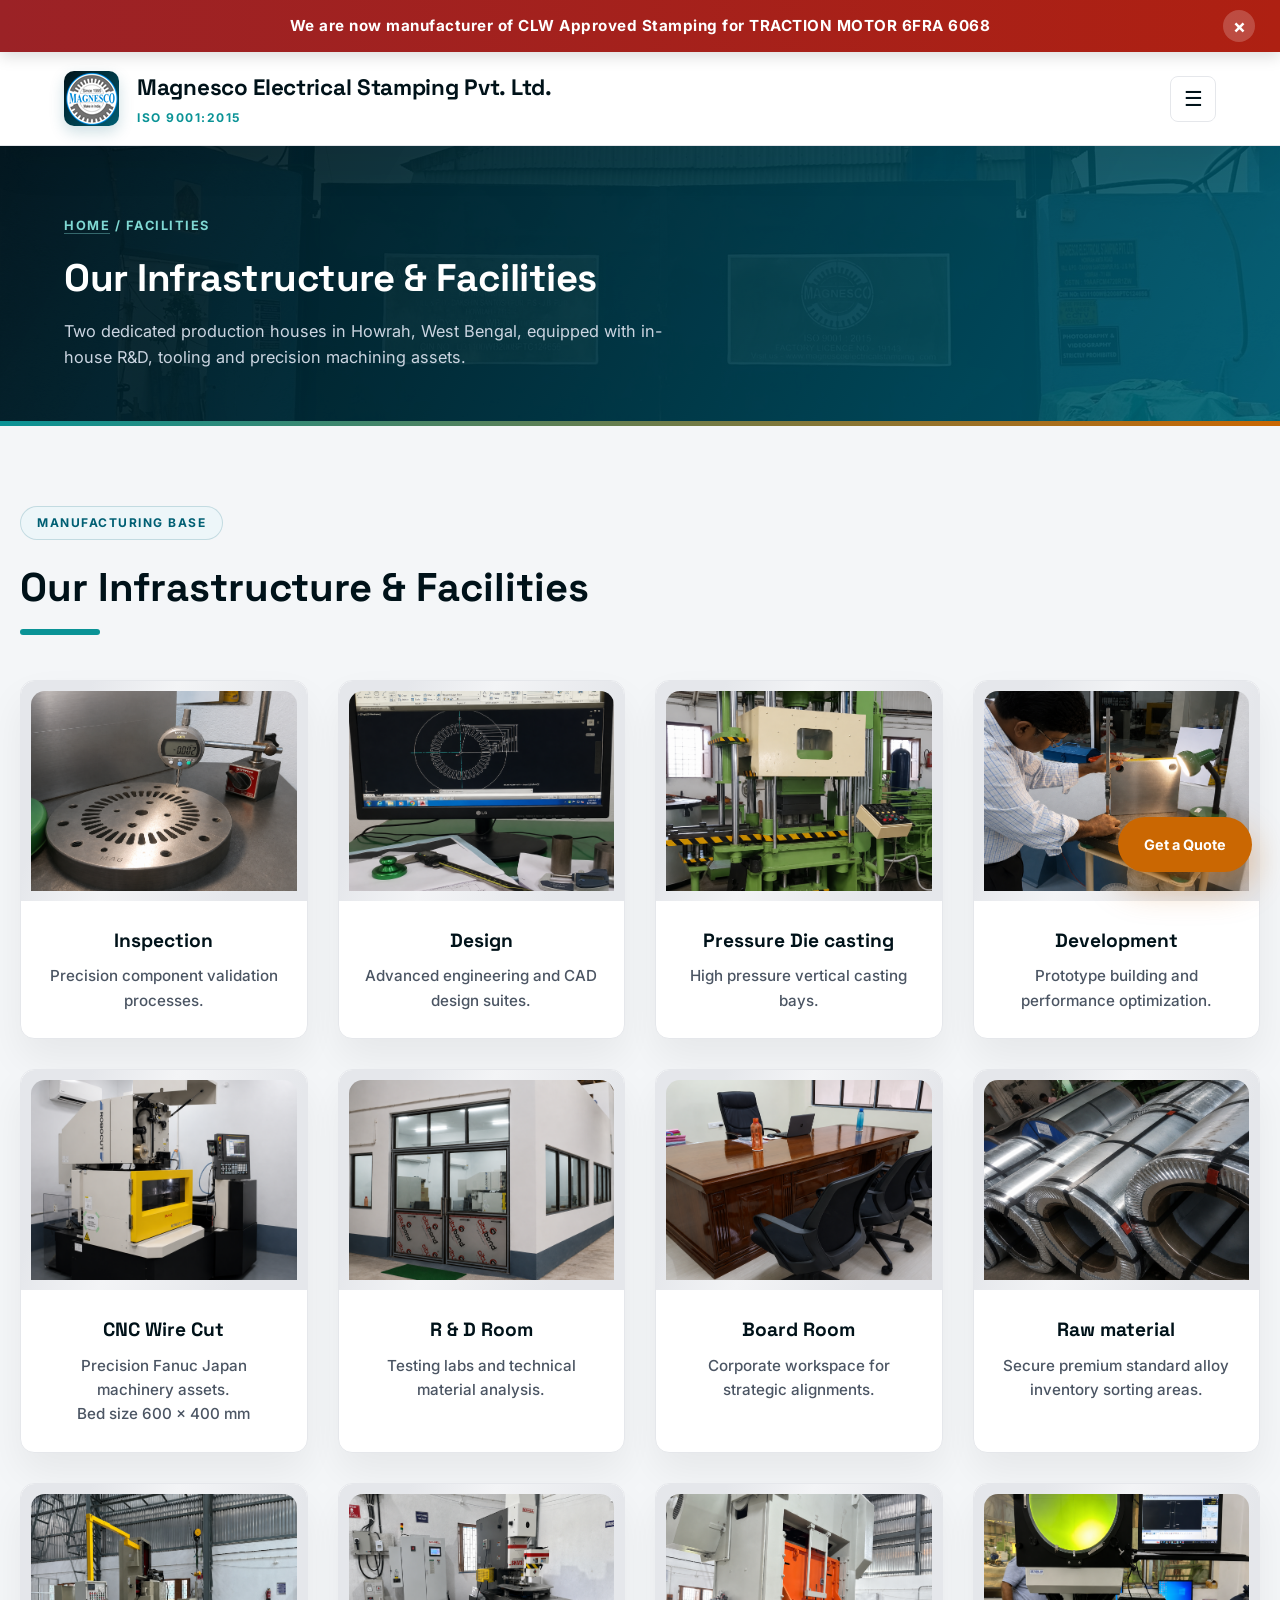
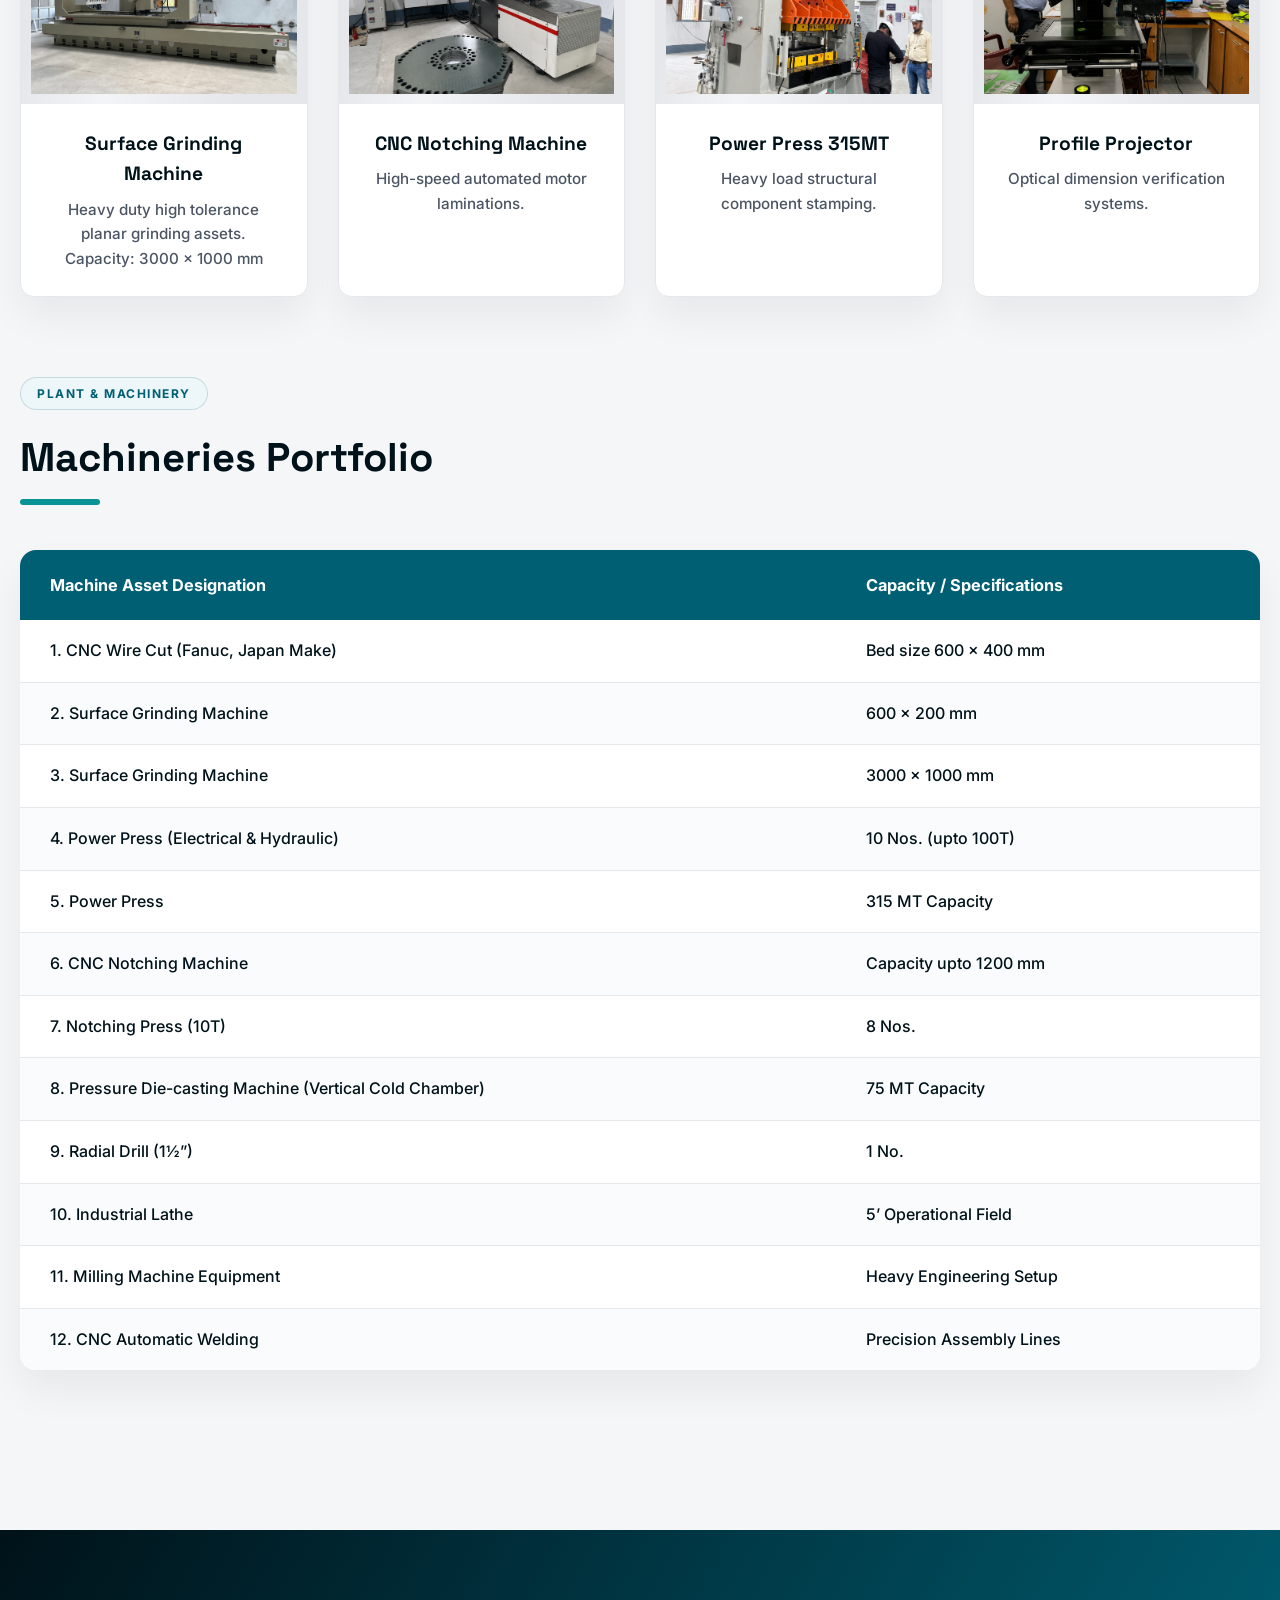
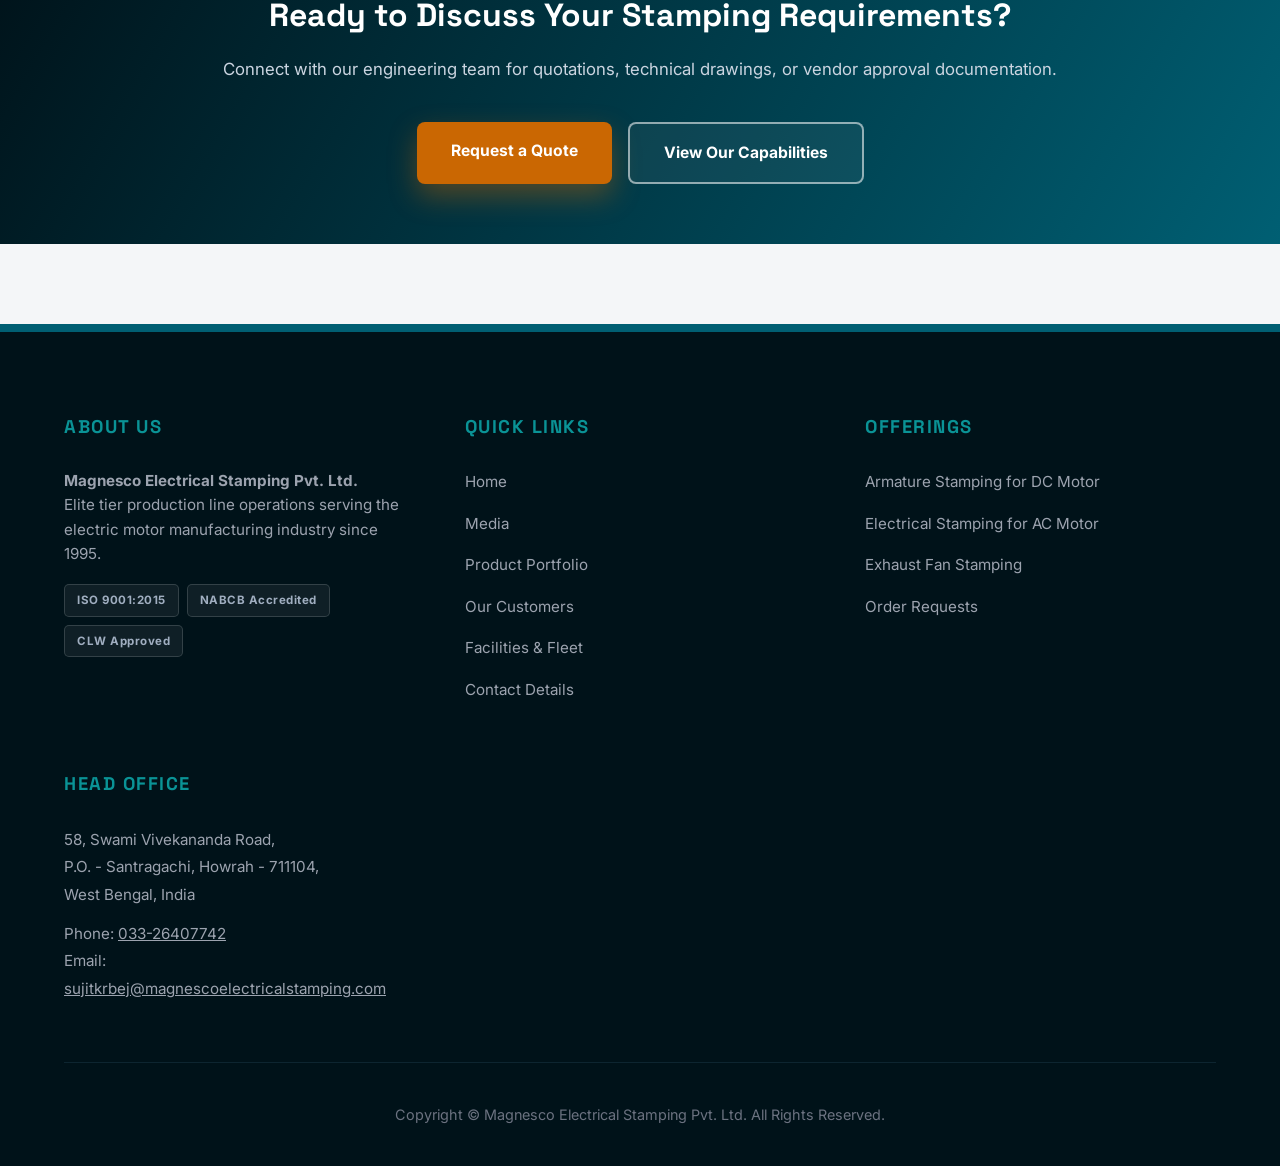
<file: facilities.html>
<!DOCTYPE html>
<html lang="en" class="no-js">
<head>
    <!-- Removes the no-js fallback class as soon as JS is available -->
    <script>document.documentElement.classList.remove('no-js');</script>
    <meta charset="UTF-8">
    <meta name="viewport" content="width=device-width, initial-scale=1.0">
    <title>Our Infrastructure & Facilities | Magnesco Electrical Stamping Pvt. Ltd.</title>

    <!-- Search engine metadata -->
    <meta name="description" content="Two dedicated production houses in Howrah, West Bengal, equipped with in-house R&D, tooling and precision machining assets.">
    <meta name="keywords" content="CNC wire cut, pressure die casting, power press, CNC notching machine, manufacturing infrastructure">
    <meta name="author" content="Magnesco Electrical Stamping Pvt. Ltd.">
    <meta name="robots" content="index, follow">
    <meta name="googlebot" content="index, follow">
    <meta name="theme-color" content="#005f73">
    <link rel="canonical" href="https://www.magnescoelectricalstamping.com/facilities.html">

    <!-- Social share metadata (Open Graph + Twitter Card) -->
    <meta property="og:type" content="business.business">
    <meta property="og:site_name" content="Magnesco Electrical Stamping Pvt. Ltd.">
    <meta property="og:title" content="Our Infrastructure & Facilities | Magnesco Electrical Stamping Pvt. Ltd.">
    <meta property="og:description" content="Two dedicated production houses in Howrah, West Bengal, equipped with in-house R&D, tooling and precision machining assets.">
    <meta property="og:image" content="https://www.magnescoelectricalstamping.com/assets/images/social_preview.png">
    <meta property="og:url" content="https://www.magnescoelectricalstamping.com/facilities.html">
    <meta property="og:locale" content="en_IN">
    <meta name="twitter:card" content="summary_large_image">
    <meta name="twitter:title" content="Our Infrastructure & Facilities | Magnesco Electrical Stamping Pvt. Ltd.">
    <meta name="twitter:description" content="Two dedicated production houses in Howrah, West Bengal, equipped with in-house R&D, tooling and precision machining assets.">
	<meta name="twitter:image" content="https://www.magnescoelectricalstamping.com/assets/images/social_preview.png">

    <!-- Favicons -->
    <link rel="icon" type="image/x-icon" href="assets/images/1v3CCT2BIICOxb7OqFC4.png">
    <link rel="apple-touch-icon" href="assets/images/9nDKSJ1tqDcFAeSeTS7d.png">

    <!-- Typography: display font for headings, body font for copy -->
    <link rel="preconnect" href="https://fonts.googleapis.com">
    <link rel="preconnect" href="https://fonts.gstatic.com" crossorigin>
    <link href="https://fonts.googleapis.com/css2?family=Space+Grotesk:wght@500;600;700&family=Inter:wght@400;500;600;700;800&display=swap" rel="stylesheet">

    <!-- Shared stylesheet (single file, used by every page) -->
    <link rel="stylesheet" href="css/style.css">

    <!-- Organization structured data for search engines -->
    <script type="application/ld+json">
    {
      "@context": "https://schema.org",
      "@type": "Organization",
      "@id": "https://www.magnescoelectricalstamping.com/#organization",
      "name": "Magnesco Electrical Stamping Pvt. Ltd.",
      "url": "https://www.magnescoelectricalstamping.com/",
      "logo": "https://www.magnescoelectricalstamping.com/assets/images/8XQ1AbDtiBZoxcn2L4eJ.png",
      "image": "https://www.magnescoelectricalstamping.com/assets/images/nL9BBUu0XMlslFqzXFMg.png",
      "foundingDate": "1995",
      "description": "NABCB accredited, ISO 9001:2015 certified manufacturer of electrical and traction motor stamping, CLW approved vendor.",
      "address": {
        "@type": "PostalAddress",
        "streetAddress": "58, Swami Vivekananda Road, Santragachi",
        "addressLocality": "Howrah",
        "postalCode": "711104",
        "addressRegion": "West Bengal",
        "addressCountry": "IN"
      },
      "contactPoint": [
        {
          "@type": "ContactPoint",
          "contactType": "customer service",
          "telephone": "+91-33-26407742",
          "email": "sujitkrbej@magnescoelectricalstamping.com",
          "areaServed": "IN",
          "availableLanguage": ["English", "Hindi", "Bengali"]
        },
        {
          "@type": "ContactPoint",
          "contactType": "sales",
          "telephone": "+91-9830278539",
          "areaServed": "IN"
        }
      ],
      "telephone": "+91-33-26407742",
      "email": "sujitkrbej@magnescoelectricalstamping.com"
    }
    </script>

    <!-- Breadcrumb structured data for search engines -->
    <script type="application/ld+json">
    {
      "@context": "https://schema.org",
      "@type": "BreadcrumbList",
      "itemListElement": [
        {
          "@type": "ListItem",
          "position": 1,
          "name": "Home",
          "item": "https://www.magnescoelectricalstamping.com/index.html"
        },
        {
          "@type": "ListItem",
          "position": 2,
          "name": "Infrastructure & Facilities",
          "item": "https://www.magnescoelectricalstamping.com/facilities.html"
        }
      ]
    }
    </script>
</head>
<body>
    <!-- Dismissible top announcement banner -->
    <div class="clw-top-banner" id="clwAlertBanner">
        We are now manufacturer of CLW Approved Stamping for TRACTION MOTOR 6FRA 6068
        <button type="button" class="close-banner-btn" onclick="hideClwBanner()" aria-label="Dismiss announcement">×</button>
    </div>

    <!-- Site header: logo, mobile nav toggle, primary navigation -->
    <header>
        <a href="index.html" class="brand-identity">
            <div class="brand-monogram"><img src="assets/images/8XQ1AbDtiBZoxcn2L4eJ.png" alt="Magnesco Electrical Stamping Pvt. Ltd. logo"></div>
            <div class="brand-title-block">
                <h1>Magnesco Electrical Stamping Pvt. Ltd.</h1>
                <p>ISO 9001:2015</p>
            </div>
        </a>

        <button type="button" class="nav-toggle-btn" id="navToggleBtn" onclick="toggleMobileNav()" aria-label="Toggle navigation menu" aria-expanded="false" aria-controls="primaryNavList">☰</button>

        <nav>
            <ul id="primaryNavList">
                <li><a href="index.html">Home</a></li>
                <li><a href="media.html">Media</a></li>
                <li><a href="products.html">Product</a></li>
                <li><a href="customers.html">Customer</a></li>
                <li><a href="facilities.html" class="active-view-link">Our Facilities</a></li>
                <li><a href="contact.html">Contact Us</a></li>
                <li><a href="contact.html" class="nav-quote-cta">Get a Quote</a></li>
            </ul>
        </nav>
    </header>

    <!-- Page-specific content -->
    <main class="page-enter">
        <section class="sub-page-banner">
            <div class="sub-page-banner-inner">
                <div class="sub-page-breadcrumb"><a href="index.html">Home</a> / Facilities</div>
                <h2>Our Infrastructure & Facilities</h2>
                <p>Two dedicated production houses in Howrah, West Bengal, equipped with in-house R&D, tooling and precision machining assets.</p>
            </div>
        </section>
        <div class="structural-grid-container">
            <span class="section-eyebrow-tag">Manufacturing Base</span>
            <h3 class="section-headline-accent">Our Infrastructure & Facilities</h3>

            <div class="uniform-card-matrix">
                <div class="standard-modular-card">
                    <div class="card-image-box-placeholder"><img src="assets/images/WhTS88P3QXBq1t5kJCCq.png" alt="Component inspection at Magnesco Electrical Stamping" loading="lazy"></div>
                    <div class="card-body-meta-block"><h4>Inspection</h4><p>Precision component validation processes.</p></div>
                </div>
                <div class="standard-modular-card">
                    <div class="card-image-box-placeholder"><img src="assets/images/hnToDAwhaBTf3swj7IiD.png" style="object-position: top;" alt="Engineering design and CAD workstation" loading="lazy"></div>
                    <div class="card-body-meta-block"><h4>Design</h4><p>Advanced engineering and CAD design suites.</p></div>
                </div>
                <div class="standard-modular-card">
                    <div class="card-image-box-placeholder"><img src="assets/images/ZEHcWei9JkWxHFvFni9W.png" alt="Pressure die-casting bay" loading="lazy"></div>
                    <div class="card-body-meta-block"><h4>Pressure Die casting</h4><p>High pressure vertical casting bays.</p></div>
                </div>
                <div class="standard-modular-card">
                    <div class="card-image-box-placeholder"><img src="assets/images/KtupGifslEltRkvYXEtT.png" alt="Prototype development and testing area" loading="lazy"></div>
                    <div class="card-body-meta-block"><h4>Development</h4><p>Prototype building and performance optimization.</p></div>
                </div>
                <div class="standard-modular-card">
                    <div class="card-image-box-placeholder"><img src="assets/images/cVhtbAvrbbfR0Fw79V7H.png" alt="CNC wire-cut machine used for precision stamping tooling" loading="lazy"></div>
                    <div class="card-body-meta-block"><h4>CNC Wire Cut</h4><p>Precision Fanuc Japan machinery assets.<br>Bed size 600 × 400 mm</p></div>
                </div>
                <div class="standard-modular-card">
                    <div class="card-image-box-placeholder"><img src="assets/images/TrG6oRpgLUYkx8HVrwOn.png" style="object-position: bottom;" alt="R&D and materials testing room" loading="lazy"></div>
                    <div class="card-body-meta-block"><h4>R & D Room</h4><p>Testing labs and technical material analysis.</p></div>
                </div>
                <div class="standard-modular-card">
                    <div class="card-image-box-placeholder"><img src="assets/images/GQiKgkg0z7330g87Zlc3.png" alt="Corporate board room" loading="lazy"></div>
                    <div class="card-body-meta-block"><h4>Board Room</h4><p>Corporate workspace for strategic alignments.</p></div>
                </div>
                <div class="standard-modular-card">
                    <div class="card-image-box-placeholder"><img src="assets/images/7septqShB14YSDzYChNq.png" alt="Raw material storage and sorting area" loading="lazy"></div>
                    <div class="card-body-meta-block"><h4>Raw material</h4><p>Secure premium standard alloy inventory sorting areas.</p></div>
                </div>
                <div class="standard-modular-card">
                    <div class="card-image-box-placeholder"><img src="assets/images/huaLpMWm39nAGjnIStwP.png" alt="Surface grinding machine on the shop floor" loading="lazy"></div>
                    <div class="card-body-meta-block"><h4>Surface Grinding Machine</h4><p>Heavy duty high tolerance planar grinding assets.<br>Capacity: 3000 × 1000 mm</p></div>
                </div>
                <div class="standard-modular-card">
                    <div class="card-image-box-placeholder"><img src="assets/images/OyhLAERqBUXNdO6ocjOL.png" alt="CNC notching machine for motor laminations" loading="lazy"></div>
                    <div class="card-body-meta-block"><h4>CNC Notching Machine</h4><p>High-speed automated motor laminations.</p></div>
                </div>
                <div class="standard-modular-card">
                    <div class="card-image-box-placeholder"><img src="assets/images/DXbLFzAqZU4S3SNYz83B.png" alt="Power press, 315 MT capacity" loading="lazy"></div>
                    <div class="card-body-meta-block"><h4>Power Press 315MT</h4><p>Heavy load structural component stamping.</p></div>
                </div>
                <div class="standard-modular-card">
                    <div class="card-image-box-placeholder"><img src="assets/images/gExWOnIJNZVoA6ezFWam.png" alt="Profile projector for optical dimension verification" loading="lazy"></div>
                    <div class="card-body-meta-block"><h4>Profile Projector</h4><p>Optical dimension verification systems.</p></div>
                </div>
            </div>

            <div class="section-block-spacing">
                <span class="section-eyebrow-tag">Plant & Machinery</span>
                <h3 class="section-headline-accent">Machineries Portfolio</h3>
                <div class="table-scroll-wrapper">
                <table class="machinery-datatable">
                    <thead>
                        <tr>
                            <th>Machine Asset Designation</th>
                            <th>Capacity / Specifications</th>
                        </tr>
                    </thead>
                    <tbody>
                        <tr><td>1. CNC Wire Cut (Fanuc, Japan Make)</td><td>Bed size 600 × 400 mm</td></tr>
                        <tr><td>2. Surface Grinding Machine</td><td>600 × 200 mm</td></tr>
                        <tr><td>3. Surface Grinding Machine</td><td>3000 × 1000 mm</td></tr>
                        <tr><td>4. Power Press (Electrical & Hydraulic)</td><td>10 Nos. (upto 100T)</td></tr>
                        <tr><td>5. Power Press</td><td>315 MT Capacity</td></tr>
                        <tr><td>6. CNC Notching Machine</td><td>Capacity upto 1200 mm</td></tr>
                        <tr><td>7. Notching Press (10T)</td><td>8 Nos.</td></tr>
                        <tr><td>8. Pressure Die-casting Machine (Vertical Cold Chamber)</td><td>75 MT Capacity</td></tr>
                        <tr><td>9. Radial Drill (1½”)</td><td>1 No.</td></tr>
                        <tr><td>10. Industrial Lathe</td><td>5’ Operational Field</td></tr>
                        <tr><td>11. Milling Machine Equipment</td><td>Heavy Engineering Setup</td></tr>
                        <tr><td>12. CNC Automatic Welding</td><td>Precision Assembly Lines</td></tr>
                    </tbody>
                </table>
                </div>
            </div>
        </div>
    </main>

    <!-- Pre-footer call to action -->
    <section class="cta-band">
        <h3>Ready to Discuss Your Stamping Requirements?</h3>
        <p>Connect with our engineering team for quotations, technical drawings, or vendor approval documentation.</p>
        <div class="hero-cta-row">
            <a href="contact.html" class="hero-btn hero-btn-primary">Request a Quote</a>
            <a href="facilities.html" class="hero-btn hero-btn-secondary">View Our Capabilities</a>
        </div>
    </section>

    <!-- Site footer: sitemap columns, contact summary, copyright -->
    <footer>
        <div class="footer-structural-columns">
            <div class="footer-column-block">
                <h4>About Us</h4>
                <p style="color: #9ca3af; font-size: 0.95rem;">
                    <strong>Magnesco Electrical Stamping Pvt. Ltd.</strong><br>
                    Elite tier production line operations serving the electric motor manufacturing industry since 1995.
                </p>
                <div style="display:flex; flex-wrap:wrap; gap:8px; margin-top:18px;">
                    <span style="background:rgba(255,255,255,0.06); border:1px solid rgba(255,255,255,0.15); color:#a0aec0; font-size:0.72rem; font-weight:700; letter-spacing:0.5px; padding:6px 12px; border-radius:5px;">ISO 9001:2015</span>
                    <span style="background:rgba(255,255,255,0.06); border:1px solid rgba(255,255,255,0.15); color:#a0aec0; font-size:0.72rem; font-weight:700; letter-spacing:0.5px; padding:6px 12px; border-radius:5px;">NABCB Accredited</span>
                    <span style="background:rgba(255,255,255,0.06); border:1px solid rgba(255,255,255,0.15); color:#a0aec0; font-size:0.72rem; font-weight:700; letter-spacing:0.5px; padding:6px 12px; border-radius:5px;">CLW Approved</span>
                </div>
            </div>
            <div class="footer-column-block">
                <h4>Quick Links</h4>
                <ul>
                    <li><a href="index.html">Home</a></li>
                    <li><a href="media.html">Media</a></li>
                    <li><a href="products.html">Product Portfolio</a></li>
                    <li><a href="customers.html">Our Customers</a></li>
                    <li><a href="facilities.html">Facilities & Fleet</a></li>
                    <li><a href="contact.html">Contact Details</a></li>
                </ul>
            </div>
            <div class="footer-column-block">
                <h4>Offerings</h4>
                <ul>
                    <li><a href="products.html">Armature Stamping for DC Motor</a></li>
                    <li><a href="products.html">Electrical Stamping for AC Motor</a></li>
                    <li><a href="products.html">Exhaust Fan Stamping</a></li>
                    <li><a href="contact.html">Order Requests</a></li>
                </ul>
            </div>
            <div class="footer-column-block">
                <h4>Head Office</h4>
                <p style="color: #9ca3af; font-size: 0.95rem; line-height: 1.8;">
                    58, Swami Vivekananda Road,<br>
                    P.O. - Santragachi, Howrah - 711104,<br>
                    West Bengal, India
                </p>
                <p style="color: #9ca3af; font-size: 0.95rem; margin-top: 12px; line-height: 1.8;">
                    Phone: <a href="tel:+913326407742" style="color:inherit; text-decoration:underline;">033-26407742</a><br>
                    Email: <a href="mailto:sujitkrbej@magnescoelectricalstamping.com" style="color:inherit; text-decoration:underline;">sujitkrbej@magnescoelectricalstamping.com</a>
                </p>
            </div>
        </div>
        <div class="footer-copyright-panel">
            Copyright © Magnesco Electrical Stamping Pvt. Ltd. All Rights Reserved.
        </div>
    </footer>

    <!-- Floating quote button + back-to-top button, visible on scroll -->
    <a href="contact.html" class="floating-quote-btn" aria-label="Request a quote">
        <span class="quote-btn-label">Get a Quote</span>
    </a>
    <button type="button" id="backToTopBtn" class="back-to-top-btn" onclick="scrollToTop()" aria-label="Back to top">↑</button>

    <script src="js/main.js"></script>
</body>
</html>
</file>
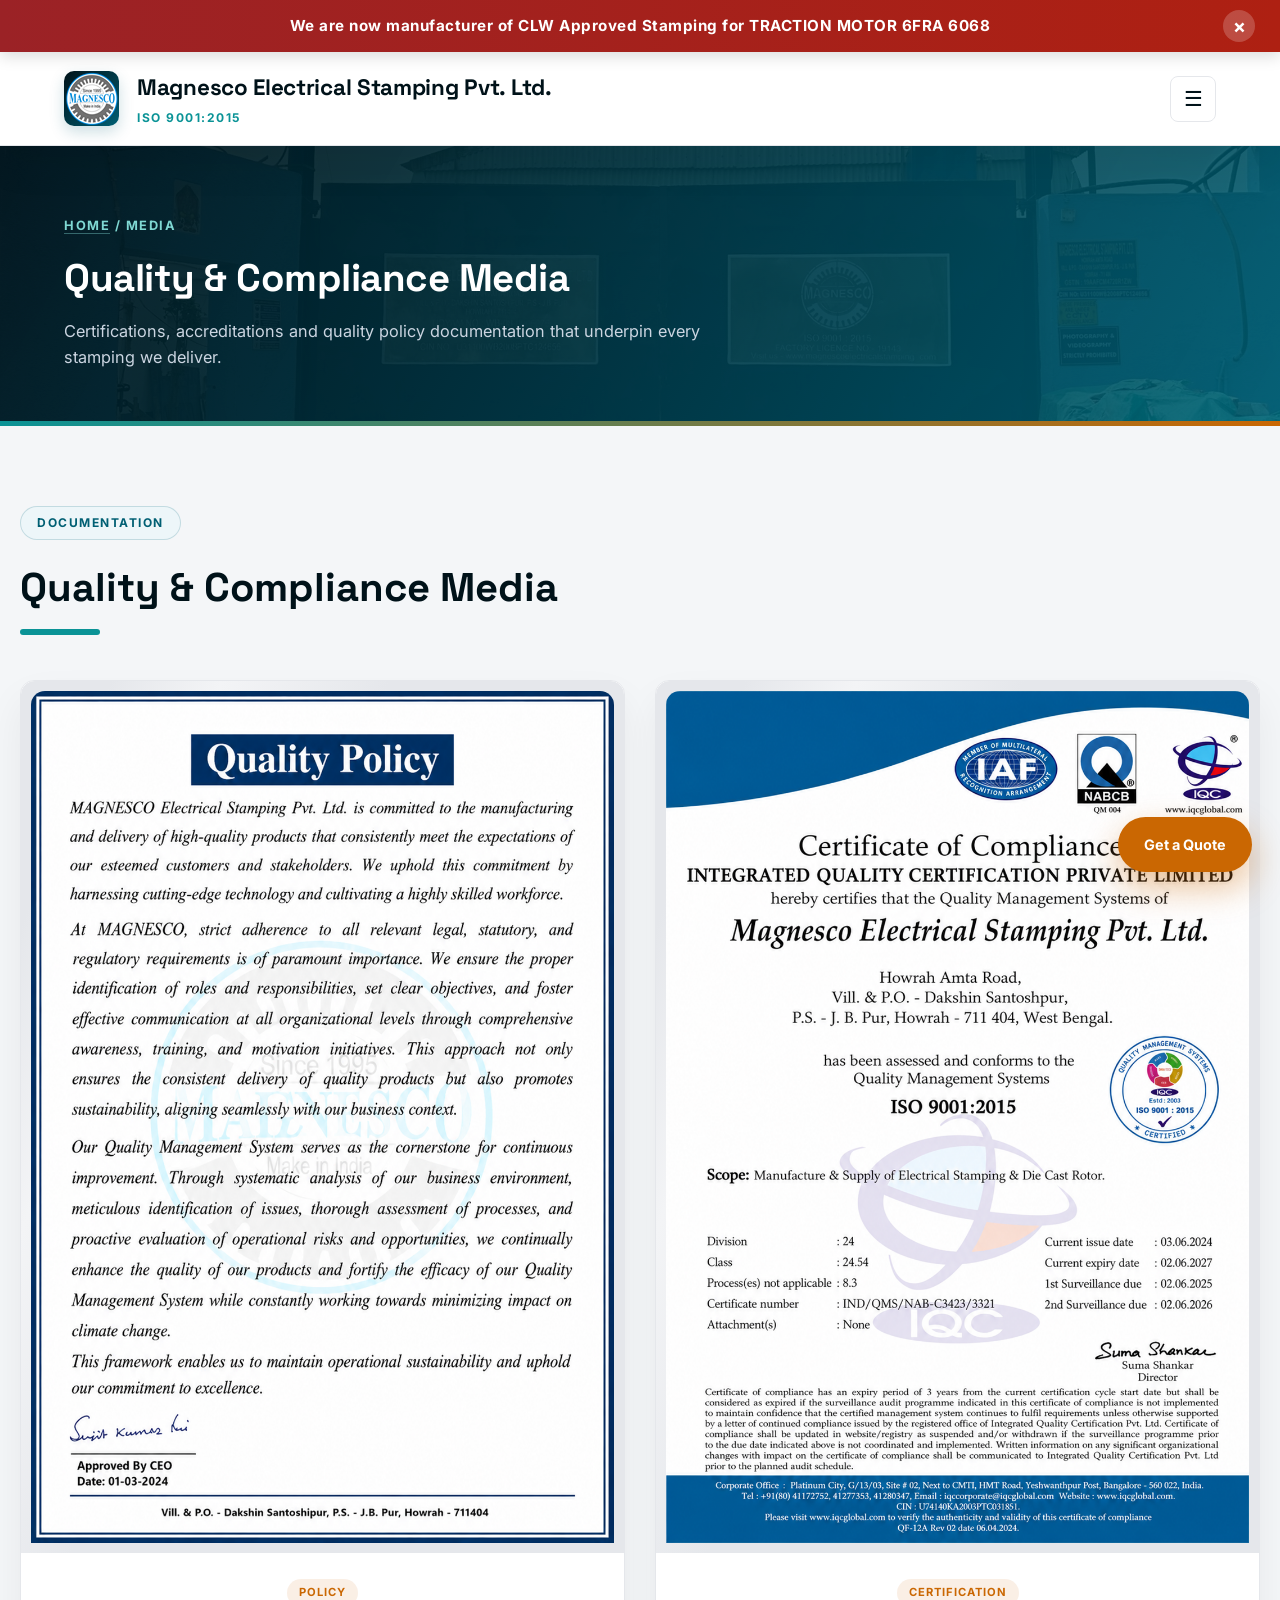
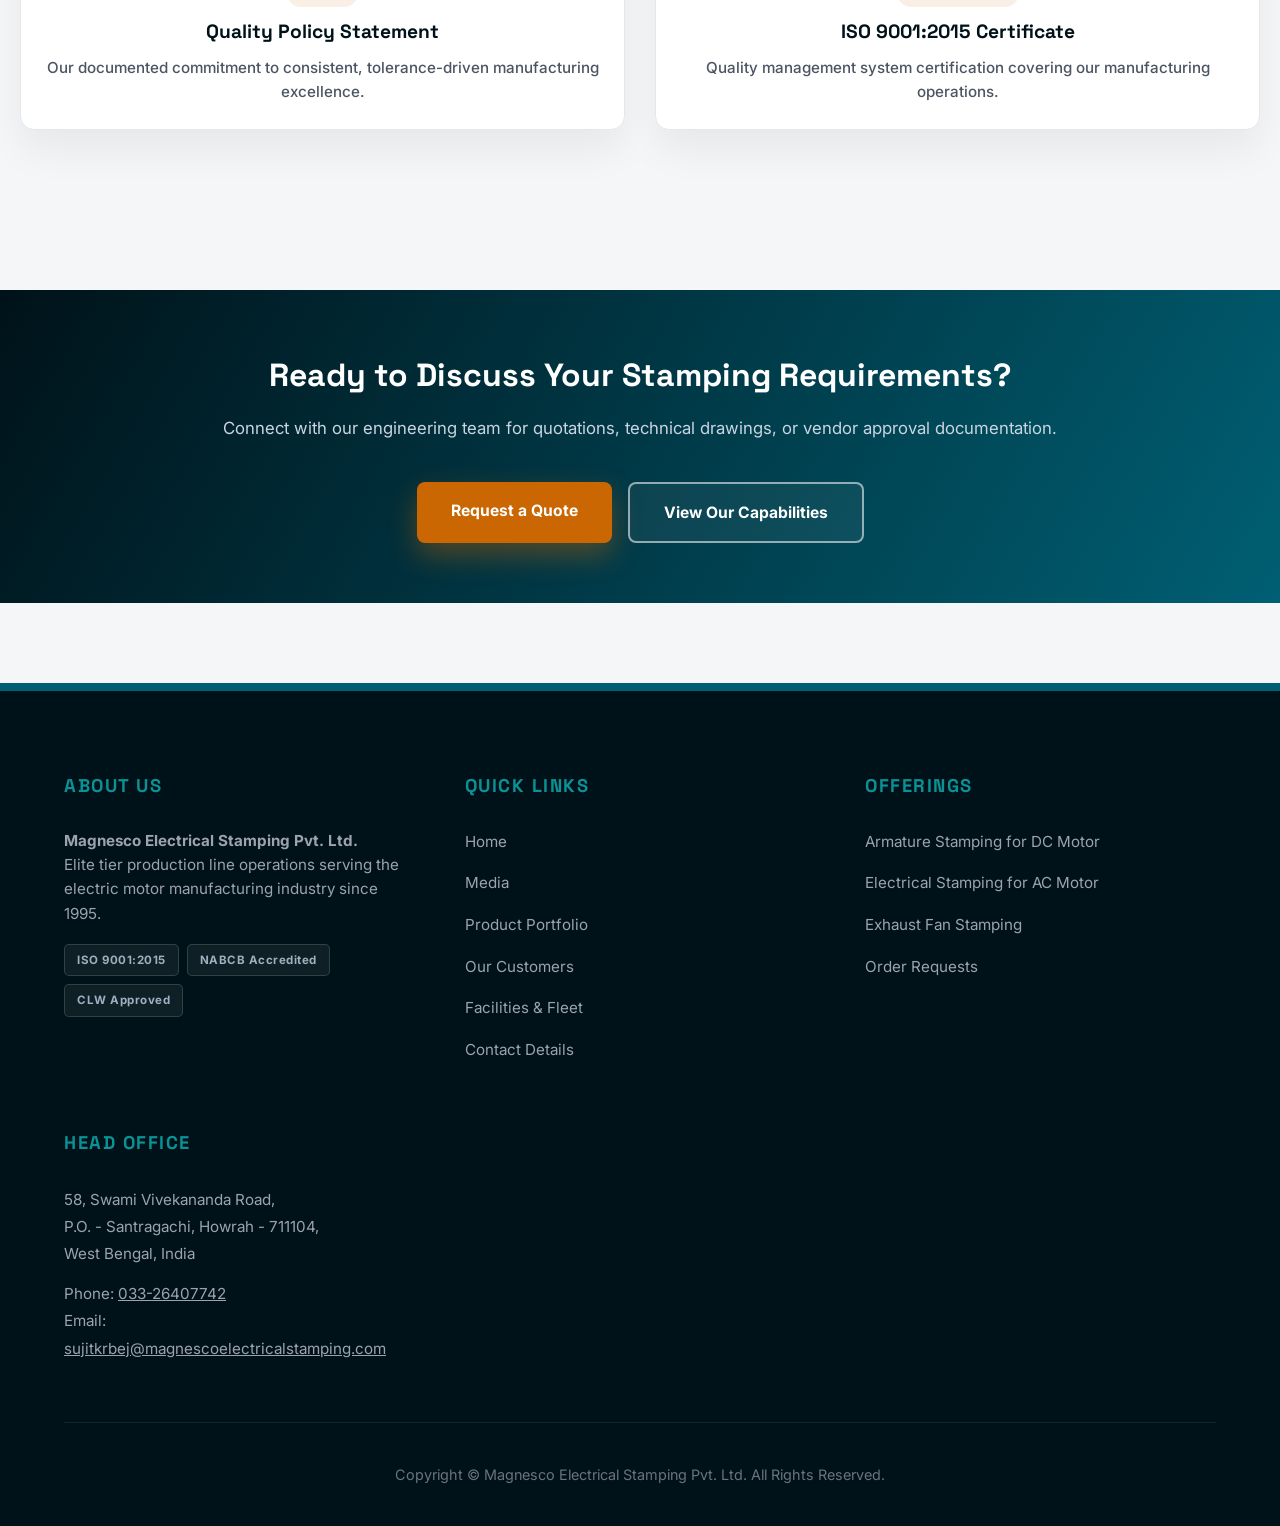
<file: media.html>
<!DOCTYPE html>
<html lang="en" class="no-js">
<head>
    <!-- Removes the no-js fallback class as soon as JS is available -->
    <script>document.documentElement.classList.remove('no-js');</script>
    <meta charset="UTF-8">
    <meta name="viewport" content="width=device-width, initial-scale=1.0">
    <title>Quality & Compliance Media | Magnesco Electrical Stamping Pvt. Ltd.</title>

    <!-- Search engine metadata -->
    <meta name="description" content="Certifications, accreditations and quality policy documentation from Magnesco Electrical Stamping Pvt. Ltd. — ISO 9001:2015 certified, NABCB accredited.">
    <meta name="keywords" content="ISO 9001:2015 certificate, NABCB accreditation, quality policy, Magnesco Electrical Stamping">
    <meta name="author" content="Magnesco Electrical Stamping Pvt. Ltd.">
    <meta name="robots" content="index, follow">
    <meta name="googlebot" content="index, follow">
    <meta name="theme-color" content="#005f73">
    <link rel="canonical" href="https://www.magnescoelectricalstamping.com/media.html">

    <!-- Social share metadata (Open Graph + Twitter Card) -->
    <meta property="og:type" content="business.business">
    <meta property="og:site_name" content="Magnesco Electrical Stamping Pvt. Ltd.">
    <meta property="og:title" content="Quality & Compliance Media | Magnesco Electrical Stamping Pvt. Ltd.">
    <meta property="og:description" content="Certifications, accreditations and quality policy documentation from Magnesco Electrical Stamping Pvt. Ltd. — ISO 9001:2015 certified, NABCB accredited.">
    <meta property="og:image" content="https://www.magnescoelectricalstamping.com/assets/images/social_preview.png">
    <meta property="og:url" content="https://www.magnescoelectricalstamping.com/media.html">
    <meta property="og:locale" content="en_IN">
    <meta name="twitter:card" content="summary_large_image">
    <meta name="twitter:title" content="Quality & Compliance Media | Magnesco Electrical Stamping Pvt. Ltd.">
    <meta name="twitter:description" content="Certifications, accreditations and quality policy documentation from Magnesco Electrical Stamping Pvt. Ltd. — ISO 9001:2015 certified, NABCB accredited.">
	<meta name="twitter:image" content="https://www.magnescoelectricalstamping.com/assets/images/social_preview.png">

    <!-- Favicons -->
    <link rel="icon" type="image/x-icon" href="assets/images/1v3CCT2BIICOxb7OqFC4.png">
    <link rel="apple-touch-icon" href="assets/images/9nDKSJ1tqDcFAeSeTS7d.png">

    <!-- Typography: display font for headings, body font for copy -->
    <link rel="preconnect" href="https://fonts.googleapis.com">
    <link rel="preconnect" href="https://fonts.gstatic.com" crossorigin>
    <link href="https://fonts.googleapis.com/css2?family=Space+Grotesk:wght@500;600;700&family=Inter:wght@400;500;600;700;800&display=swap" rel="stylesheet">

    <!-- Shared stylesheet (single file, used by every page) -->
    <link rel="stylesheet" href="css/style.css">

    <!-- Organization structured data for search engines -->
    <script type="application/ld+json">
    {
      "@context": "https://schema.org",
      "@type": "Organization",
      "@id": "https://www.magnescoelectricalstamping.com/#organization",
      "name": "Magnesco Electrical Stamping Pvt. Ltd.",
      "url": "https://www.magnescoelectricalstamping.com/",
      "logo": "https://www.magnescoelectricalstamping.com/assets/images/8XQ1AbDtiBZoxcn2L4eJ.png",
      "image": "https://www.magnescoelectricalstamping.com/assets/images/nL9BBUu0XMlslFqzXFMg.png",
      "foundingDate": "1995",
      "description": "NABCB accredited, ISO 9001:2015 certified manufacturer of electrical and traction motor stamping, CLW approved vendor.",
      "address": {
        "@type": "PostalAddress",
        "streetAddress": "58, Swami Vivekananda Road, Santragachi",
        "addressLocality": "Howrah",
        "postalCode": "711104",
        "addressRegion": "West Bengal",
        "addressCountry": "IN"
      },
      "contactPoint": [
        {
          "@type": "ContactPoint",
          "contactType": "customer service",
          "telephone": "+91-33-26407742",
          "email": "sujitkrbej@magnescoelectricalstamping.com",
          "areaServed": "IN",
          "availableLanguage": ["English", "Hindi", "Bengali"]
        },
        {
          "@type": "ContactPoint",
          "contactType": "sales",
          "telephone": "+91-9830278539",
          "areaServed": "IN"
        }
      ],
      "telephone": "+91-33-26407742",
      "email": "sujitkrbej@magnescoelectricalstamping.com"
    }
    </script>

    <!-- Breadcrumb structured data for search engines -->
    <script type="application/ld+json">
    {
      "@context": "https://schema.org",
      "@type": "BreadcrumbList",
      "itemListElement": [
        {
          "@type": "ListItem",
          "position": 1,
          "name": "Home",
          "item": "https://www.magnescoelectricalstamping.com/index.html"
        },
        {
          "@type": "ListItem",
          "position": 2,
          "name": "Quality & Compliance Media",
          "item": "https://www.magnescoelectricalstamping.com/media.html"
        }
      ]
    }
    </script>
</head>
<body>
    <!-- Dismissible top announcement banner -->
    <div class="clw-top-banner" id="clwAlertBanner">
        We are now manufacturer of CLW Approved Stamping for TRACTION MOTOR 6FRA 6068
        <button type="button" class="close-banner-btn" onclick="hideClwBanner()" aria-label="Dismiss announcement">×</button>
    </div>

    <!-- Site header: logo, mobile nav toggle, primary navigation -->
    <header>
        <a href="index.html" class="brand-identity">
            <div class="brand-monogram"><img src="assets/images/8XQ1AbDtiBZoxcn2L4eJ.png" alt="Magnesco Electrical Stamping Pvt. Ltd. logo"></div>
            <div class="brand-title-block">
                <h1>Magnesco Electrical Stamping Pvt. Ltd.</h1>
                <p>ISO 9001:2015</p>
            </div>
        </a>

        <button type="button" class="nav-toggle-btn" id="navToggleBtn" onclick="toggleMobileNav()" aria-label="Toggle navigation menu" aria-expanded="false" aria-controls="primaryNavList">☰</button>

        <nav>
            <ul id="primaryNavList">
                <li><a href="index.html">Home</a></li>
                <li><a href="media.html" class="active-view-link">Media</a></li>
                <li><a href="products.html">Product</a></li>
                <li><a href="customers.html">Customer</a></li>
                <li><a href="facilities.html">Our Facilities</a></li>
                <li><a href="contact.html">Contact Us</a></li>
                <li><a href="contact.html" class="nav-quote-cta">Get a Quote</a></li>
            </ul>
        </nav>
    </header>

    <!-- Page-specific content -->
    <main class="page-enter">
        <section class="sub-page-banner">
            <div class="sub-page-banner-inner">
                <div class="sub-page-breadcrumb"><a href="index.html">Home</a> / Media</div>
                <h2>Quality & Compliance Media</h2>
                <p>Certifications, accreditations and quality policy documentation that underpin every stamping we deliver.</p>
            </div>
        </section>
        <div class="structural-grid-container">
            <span class="section-eyebrow-tag">Documentation</span>
            <h3 class="section-headline-accent">Quality & Compliance Media</h3>
            <div class="product-catalog-grid">
                <div class="standard-modular-card">
                    <div class="card-image-box-placeholder" style="height: auto;">
                        <img src="assets/images/VRIhbLOg31SBXIThIqho.png" alt="Magnesco Electrical Stamping quality policy statement document" loading="lazy">
                    </div>
                    <div class="card-body-meta-block">
                        <span class="cert-card-badge">Policy</span>
                        <h4>Quality Policy Statement</h4>
                        <p>Our documented commitment to consistent, tolerance-driven manufacturing excellence.</p>
                    </div>
                </div>
                <div class="standard-modular-card">
                    <div class="card-image-box-placeholder" style="height: auto;">
                        <img src="assets/images/80HxZdX6AakLoFEMooPH.png" alt="ISO 9001:2015 certification document for Magnesco Electrical Stamping" loading="lazy">
                    </div>
                    <div class="card-body-meta-block">
                        <span class="cert-card-badge">Certification</span>
                        <h4>ISO 9001:2015 Certificate</h4>
                        <p>Quality management system certification covering our manufacturing operations.</p>
                    </div>
                </div>
            </div>
        </div>
    </main>

    <!-- Pre-footer call to action -->
    <section class="cta-band">
        <h3>Ready to Discuss Your Stamping Requirements?</h3>
        <p>Connect with our engineering team for quotations, technical drawings, or vendor approval documentation.</p>
        <div class="hero-cta-row">
            <a href="contact.html" class="hero-btn hero-btn-primary">Request a Quote</a>
            <a href="facilities.html" class="hero-btn hero-btn-secondary">View Our Capabilities</a>
        </div>
    </section>

    <!-- Site footer: sitemap columns, contact summary, copyright -->
    <footer>
        <div class="footer-structural-columns">
            <div class="footer-column-block">
                <h4>About Us</h4>
                <p style="color: #9ca3af; font-size: 0.95rem;">
                    <strong>Magnesco Electrical Stamping Pvt. Ltd.</strong><br>
                    Elite tier production line operations serving the electric motor manufacturing industry since 1995.
                </p>
                <div style="display:flex; flex-wrap:wrap; gap:8px; margin-top:18px;">
                    <span style="background:rgba(255,255,255,0.06); border:1px solid rgba(255,255,255,0.15); color:#a0aec0; font-size:0.72rem; font-weight:700; letter-spacing:0.5px; padding:6px 12px; border-radius:5px;">ISO 9001:2015</span>
                    <span style="background:rgba(255,255,255,0.06); border:1px solid rgba(255,255,255,0.15); color:#a0aec0; font-size:0.72rem; font-weight:700; letter-spacing:0.5px; padding:6px 12px; border-radius:5px;">NABCB Accredited</span>
                    <span style="background:rgba(255,255,255,0.06); border:1px solid rgba(255,255,255,0.15); color:#a0aec0; font-size:0.72rem; font-weight:700; letter-spacing:0.5px; padding:6px 12px; border-radius:5px;">CLW Approved</span>
                </div>
            </div>
            <div class="footer-column-block">
                <h4>Quick Links</h4>
                <ul>
                    <li><a href="index.html">Home</a></li>
                    <li><a href="media.html">Media</a></li>
                    <li><a href="products.html">Product Portfolio</a></li>
                    <li><a href="customers.html">Our Customers</a></li>
                    <li><a href="facilities.html">Facilities & Fleet</a></li>
                    <li><a href="contact.html">Contact Details</a></li>
                </ul>
            </div>
            <div class="footer-column-block">
                <h4>Offerings</h4>
                <ul>
                    <li><a href="products.html">Armature Stamping for DC Motor</a></li>
                    <li><a href="products.html">Electrical Stamping for AC Motor</a></li>
                    <li><a href="products.html">Exhaust Fan Stamping</a></li>
                    <li><a href="contact.html">Order Requests</a></li>
                </ul>
            </div>
            <div class="footer-column-block">
                <h4>Head Office</h4>
                <p style="color: #9ca3af; font-size: 0.95rem; line-height: 1.8;">
                    58, Swami Vivekananda Road,<br>
                    P.O. - Santragachi, Howrah - 711104,<br>
                    West Bengal, India
                </p>
                <p style="color: #9ca3af; font-size: 0.95rem; margin-top: 12px; line-height: 1.8;">
                    Phone: <a href="tel:+913326407742" style="color:inherit; text-decoration:underline;">033-26407742</a><br>
                    Email: <a href="mailto:sujitkrbej@magnescoelectricalstamping.com" style="color:inherit; text-decoration:underline;">sujitkrbej@magnescoelectricalstamping.com</a>
                </p>
            </div>
        </div>
        <div class="footer-copyright-panel">
            Copyright © Magnesco Electrical Stamping Pvt. Ltd. All Rights Reserved.
        </div>
    </footer>

    <!-- Floating quote button + back-to-top button, visible on scroll -->
    <a href="contact.html" class="floating-quote-btn" aria-label="Request a quote">
        <span class="quote-btn-label">Get a Quote</span>
    </a>
    <button type="button" id="backToTopBtn" class="back-to-top-btn" onclick="scrollToTop()" aria-label="Back to top">↑</button>

    <script src="js/main.js"></script>
</body>
</html>
</file>
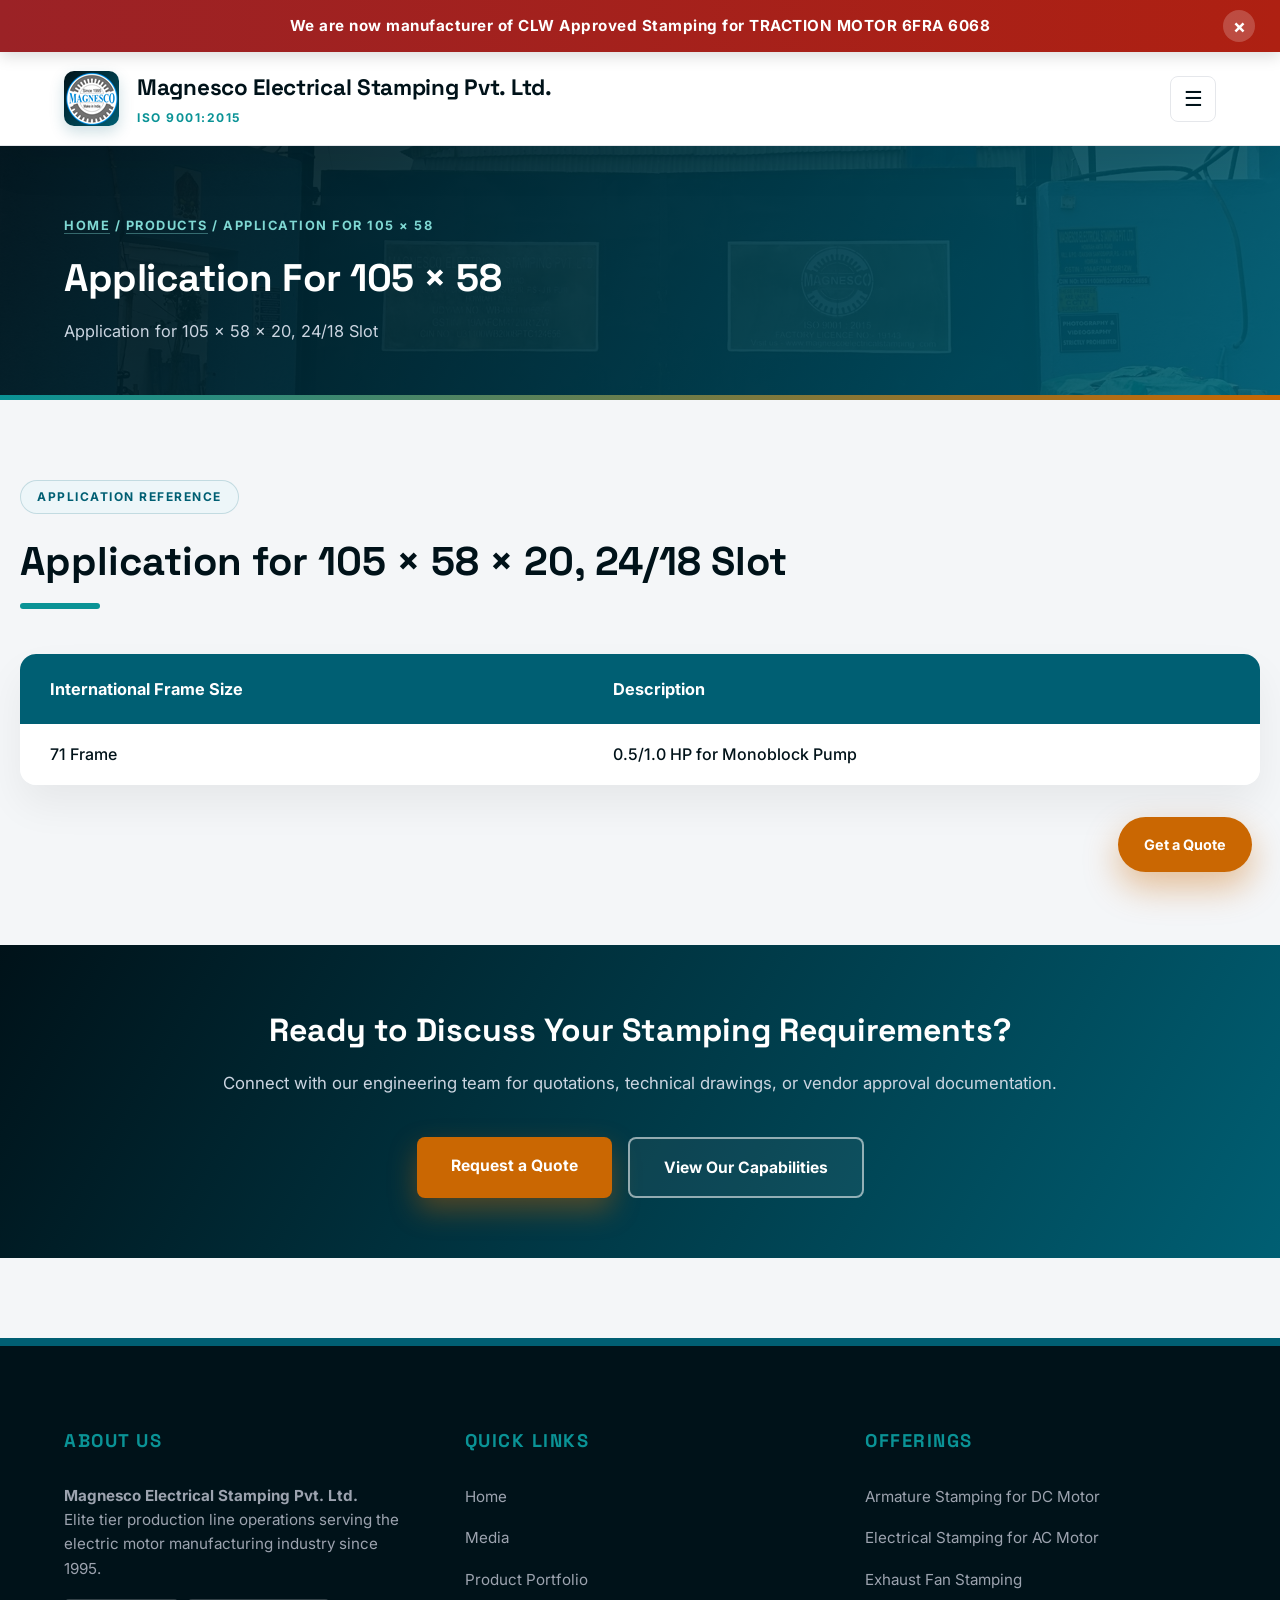
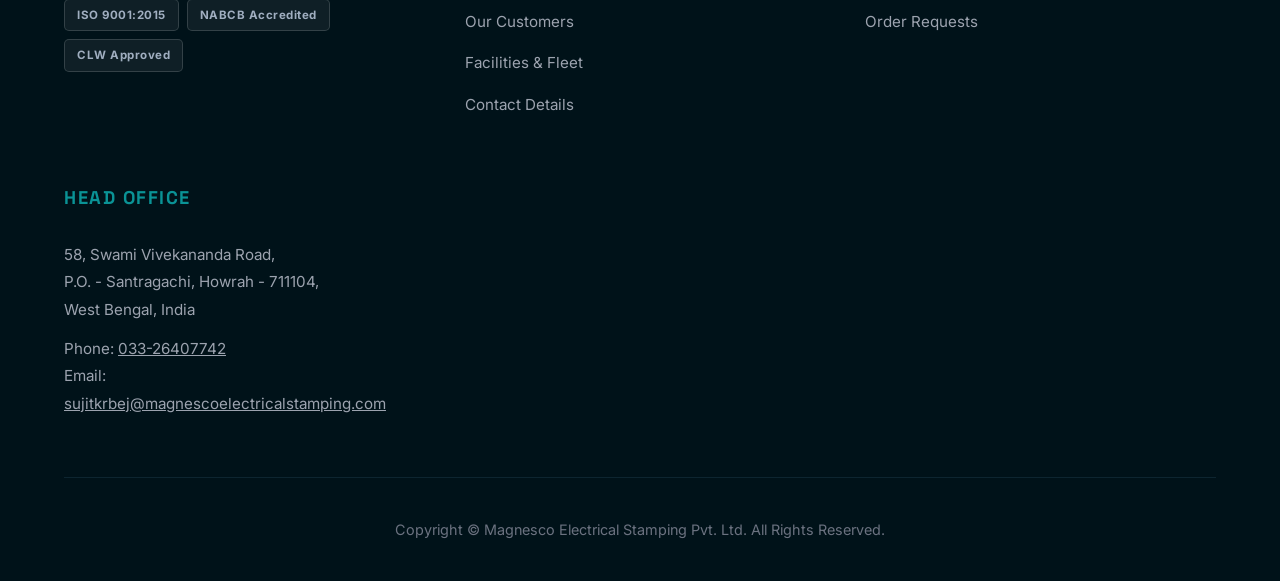
<file: product-105×58.html>
<!DOCTYPE html>
<html lang="en" class="no-js">
<head>
    <!-- Removes the no-js fallback class as soon as JS is available -->
    <script>document.documentElement.classList.remove('no-js');</script>
    <meta charset="UTF-8">
    <meta name="viewport" content="width=device-width, initial-scale=1.0">
    <title>105 × 58 Stamping Application | Magnesco Electrical Stamping Pvt. Ltd.</title>

    <!-- Search engine metadata -->
    <meta name="description" content="Application reference for 105 × 58 × 20, 24/18 Slot electrical stamping from Magnesco Electrical Stamping Pvt. Ltd.">
    <meta name="keywords" content="105 × 58 stamping, monoblock pump stamping, electrical stamping application">
    <meta name="author" content="Magnesco Electrical Stamping Pvt. Ltd.">
    <meta name="robots" content="index, follow">
    <meta name="googlebot" content="index, follow">
    <meta name="theme-color" content="#005f73">
    <link rel="canonical" href="https://www.magnescoelectricalstamping.com/product-105%C3%9758.html">

    <!-- Social share metadata (Open Graph + Twitter Card) -->
    <meta property="og:type" content="business.business">
    <meta property="og:site_name" content="Magnesco Electrical Stamping Pvt. Ltd.">
    <meta property="og:title" content="105 × 58 Stamping Application | Magnesco Electrical Stamping Pvt. Ltd.">
    <meta property="og:description" content="Application reference for 105 × 58 × 20, 24/18 Slot electrical stamping from Magnesco Electrical Stamping Pvt. Ltd.">
    <meta property="og:image" content="https://www.magnescoelectricalstamping.com/assets/images/social_preview.png">
    <meta property="og:url" content="https://www.magnescoelectricalstamping.com/product-105%C3%9758.html">
    <meta property="og:locale" content="en_IN">
    <meta name="twitter:card" content="summary_large_image">
    <meta name="twitter:title" content="105 × 58 Stamping Application | Magnesco Electrical Stamping Pvt. Ltd.">
    <meta name="twitter:description" content="Application reference for 105 × 58 × 20, 24/18 Slot electrical stamping from Magnesco Electrical Stamping Pvt. Ltd.">
	<meta name="twitter:image" content="https://www.magnescoelectricalstamping.com/assets/images/social_preview.png">

    <!-- Favicons -->
    <link rel="icon" type="image/x-icon" href="assets/images/1v3CCT2BIICOxb7OqFC4.png">
    <link rel="apple-touch-icon" href="assets/images/9nDKSJ1tqDcFAeSeTS7d.png">

    <!-- Typography: display font for headings, body font for copy -->
    <link rel="preconnect" href="https://fonts.googleapis.com">
    <link rel="preconnect" href="https://fonts.gstatic.com" crossorigin>
    <link href="https://fonts.googleapis.com/css2?family=Space+Grotesk:wght@500;600;700&family=Inter:wght@400;500;600;700;800&display=swap" rel="stylesheet">

    <!-- Shared stylesheet (single file, used by every page) -->
    <link rel="stylesheet" href="css/style.css">

    <!-- Organization structured data for search engines -->
    <script type="application/ld+json">
    {
      "@context": "https://schema.org",
      "@type": "Organization",
      "@id": "https://www.magnescoelectricalstamping.com/#organization",
      "name": "Magnesco Electrical Stamping Pvt. Ltd.",
      "url": "https://www.magnescoelectricalstamping.com/",
      "logo": "https://www.magnescoelectricalstamping.com/assets/images/8XQ1AbDtiBZoxcn2L4eJ.png",
      "image": "https://www.magnescoelectricalstamping.com/assets/images/nL9BBUu0XMlslFqzXFMg.png",
      "foundingDate": "1995",
      "description": "NABCB accredited, ISO 9001:2015 certified manufacturer of electrical and traction motor stamping, CLW approved vendor.",
      "address": {
        "@type": "PostalAddress",
        "streetAddress": "58, Swami Vivekananda Road, Santragachi",
        "addressLocality": "Howrah",
        "postalCode": "711104",
        "addressRegion": "West Bengal",
        "addressCountry": "IN"
      },
      "contactPoint": [
        {
          "@type": "ContactPoint",
          "contactType": "customer service",
          "telephone": "+91-33-26407742",
          "email": "sujitkrbej@magnescoelectricalstamping.com",
          "areaServed": "IN",
          "availableLanguage": ["English", "Hindi", "Bengali"]
        },
        {
          "@type": "ContactPoint",
          "contactType": "sales",
          "telephone": "+91-9830278539",
          "areaServed": "IN"
        }
      ],
      "telephone": "+91-33-26407742",
      "email": "sujitkrbej@magnescoelectricalstamping.com"
    }
    </script>

    <!-- Breadcrumb structured data for search engines -->
    <script type="application/ld+json">
    {
      "@context": "https://schema.org",
      "@type": "BreadcrumbList",
      "itemListElement": [
        {
          "@type": "ListItem",
          "position": 1,
          "name": "Home",
          "item": "https://www.magnescoelectricalstamping.com/index.html"
        },
        {
          "@type": "ListItem",
          "position": 2,
          "name": "Products",
          "item": "https://www.magnescoelectricalstamping.com/products.html"
        },
        {
          "@type": "ListItem",
          "position": 3,
          "name": "105 × 58 Stamping Application",
          "item": "https://www.magnescoelectricalstamping.com/product-105%C3%9758.html"
        }
      ]
    }
    </script>
</head>
<body>
    <!-- Dismissible top announcement banner -->
    <div class="clw-top-banner" id="clwAlertBanner">
        We are now manufacturer of CLW Approved Stamping for TRACTION MOTOR 6FRA 6068
        <button type="button" class="close-banner-btn" onclick="hideClwBanner()" aria-label="Dismiss announcement">×</button>
    </div>

    <!-- Site header: logo, mobile nav toggle, primary navigation -->
    <header>
        <a href="index.html" class="brand-identity">
            <div class="brand-monogram"><img src="assets/images/8XQ1AbDtiBZoxcn2L4eJ.png" alt="Magnesco Electrical Stamping Pvt. Ltd. logo"></div>
            <div class="brand-title-block">
                <h1>Magnesco Electrical Stamping Pvt. Ltd.</h1>
                <p>ISO 9001:2015</p>
            </div>
        </a>

        <button type="button" class="nav-toggle-btn" id="navToggleBtn" onclick="toggleMobileNav()" aria-label="Toggle navigation menu" aria-expanded="false" aria-controls="primaryNavList">☰</button>

        <nav>
            <ul id="primaryNavList">
                <li><a href="index.html">Home</a></li>
                <li><a href="media.html">Media</a></li>
                <li><a href="products.html" class="active-view-link">Product</a></li>
                <li><a href="customers.html">Customer</a></li>
                <li><a href="facilities.html">Our Facilities</a></li>
                <li><a href="contact.html">Contact Us</a></li>
                <li><a href="contact.html" class="nav-quote-cta">Get a Quote</a></li>
            </ul>
        </nav>
    </header>

    <!-- Page-specific content -->
    <main class="page-enter">
        <section class="sub-page-banner">
            <div class="sub-page-banner-inner">
                <div class="sub-page-breadcrumb"><a href="index.html">Home</a> / <a href="products.html">Products</a> / Application For 105 × 58</div>
                <h2>Application For 105 × 58</h2>
                <p>Application for 105 × 58 × 20, 24/18 Slot</p>
            </div>
        </section>
        <div class="structural-grid-container">
            <span class="section-eyebrow-tag">Application Reference</span>
            <h3 class="section-headline-accent">Application for 105 × 58 × 20, 24/18 Slot</h3>
            <div class="table-scroll-wrapper">
                <table class="machinery-datatable">
                    <thead>
                        <tr>
                            <th>International Frame Size</th>
                            <th>Description</th>
                        </tr>
                    </thead>
                    <tbody>
                        <tr><td>71 Frame</td><td>0.5/1.0 HP for Monoblock Pump</td></tr>
                    </tbody>
                </table>
            </div>
        </div>
    </main>

    <!-- Pre-footer call to action -->
    <section class="cta-band">
        <h3>Ready to Discuss Your Stamping Requirements?</h3>
        <p>Connect with our engineering team for quotations, technical drawings, or vendor approval documentation.</p>
        <div class="hero-cta-row">
            <a href="contact.html" class="hero-btn hero-btn-primary">Request a Quote</a>
            <a href="facilities.html" class="hero-btn hero-btn-secondary">View Our Capabilities</a>
        </div>
    </section>

    <!-- Site footer: sitemap columns, contact summary, copyright -->
    <footer>
        <div class="footer-structural-columns">
            <div class="footer-column-block">
                <h4>About Us</h4>
                <p style="color: #9ca3af; font-size: 0.95rem;">
                    <strong>Magnesco Electrical Stamping Pvt. Ltd.</strong><br>
                    Elite tier production line operations serving the electric motor manufacturing industry since 1995.
                </p>
                <div style="display:flex; flex-wrap:wrap; gap:8px; margin-top:18px;">
                    <span style="background:rgba(255,255,255,0.06); border:1px solid rgba(255,255,255,0.15); color:#a0aec0; font-size:0.72rem; font-weight:700; letter-spacing:0.5px; padding:6px 12px; border-radius:5px;">ISO 9001:2015</span>
                    <span style="background:rgba(255,255,255,0.06); border:1px solid rgba(255,255,255,0.15); color:#a0aec0; font-size:0.72rem; font-weight:700; letter-spacing:0.5px; padding:6px 12px; border-radius:5px;">NABCB Accredited</span>
                    <span style="background:rgba(255,255,255,0.06); border:1px solid rgba(255,255,255,0.15); color:#a0aec0; font-size:0.72rem; font-weight:700; letter-spacing:0.5px; padding:6px 12px; border-radius:5px;">CLW Approved</span>
                </div>
            </div>
            <div class="footer-column-block">
                <h4>Quick Links</h4>
                <ul>
                    <li><a href="index.html">Home</a></li>
                    <li><a href="media.html">Media</a></li>
                    <li><a href="products.html">Product Portfolio</a></li>
                    <li><a href="customers.html">Our Customers</a></li>
                    <li><a href="facilities.html">Facilities & Fleet</a></li>
                    <li><a href="contact.html">Contact Details</a></li>
                </ul>
            </div>
            <div class="footer-column-block">
                <h4>Offerings</h4>
                <ul>
                    <li><a href="products.html">Armature Stamping for DC Motor</a></li>
                    <li><a href="products.html">Electrical Stamping for AC Motor</a></li>
                    <li><a href="products.html">Exhaust Fan Stamping</a></li>
                    <li><a href="contact.html">Order Requests</a></li>
                </ul>
            </div>
            <div class="footer-column-block">
                <h4>Head Office</h4>
                <p style="color: #9ca3af; font-size: 0.95rem; line-height: 1.8;">
                    58, Swami Vivekananda Road,<br>
                    P.O. - Santragachi, Howrah - 711104,<br>
                    West Bengal, India
                </p>
                <p style="color: #9ca3af; font-size: 0.95rem; margin-top: 12px; line-height: 1.8;">
                    Phone: <a href="tel:+913326407742" style="color:inherit; text-decoration:underline;">033-26407742</a><br>
                    Email: <a href="mailto:sujitkrbej@magnescoelectricalstamping.com" style="color:inherit; text-decoration:underline;">sujitkrbej@magnescoelectricalstamping.com</a>
                </p>
            </div>
        </div>
        <div class="footer-copyright-panel">
            Copyright © Magnesco Electrical Stamping Pvt. Ltd. All Rights Reserved.
        </div>
    </footer>

    <!-- Floating quote button + back-to-top button, visible on scroll -->
    <a href="contact.html" class="floating-quote-btn" aria-label="Request a quote">
        <span class="quote-btn-label">Get a Quote</span>
    </a>
    <button type="button" id="backToTopBtn" class="back-to-top-btn" onclick="scrollToTop()" aria-label="Back to top">↑</button>

    <script src="js/main.js"></script>
</body>
</html>
</file>
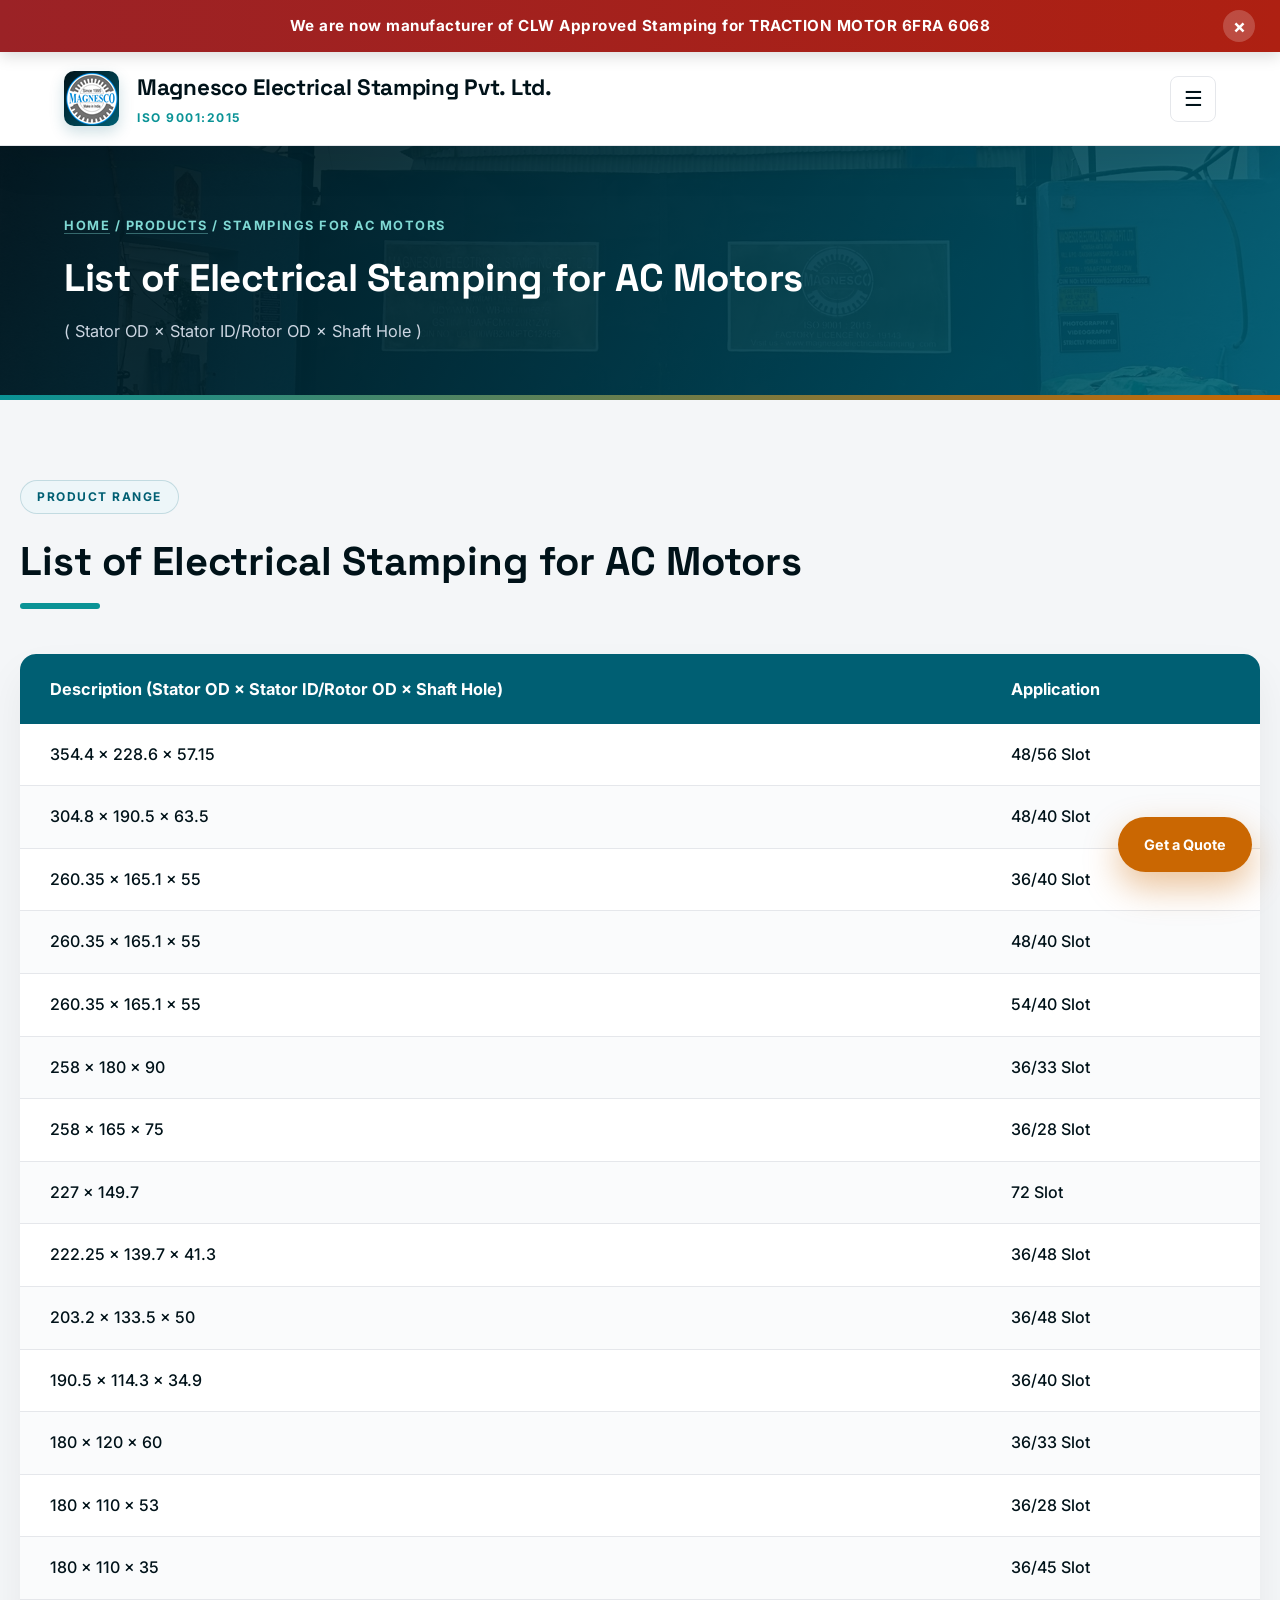
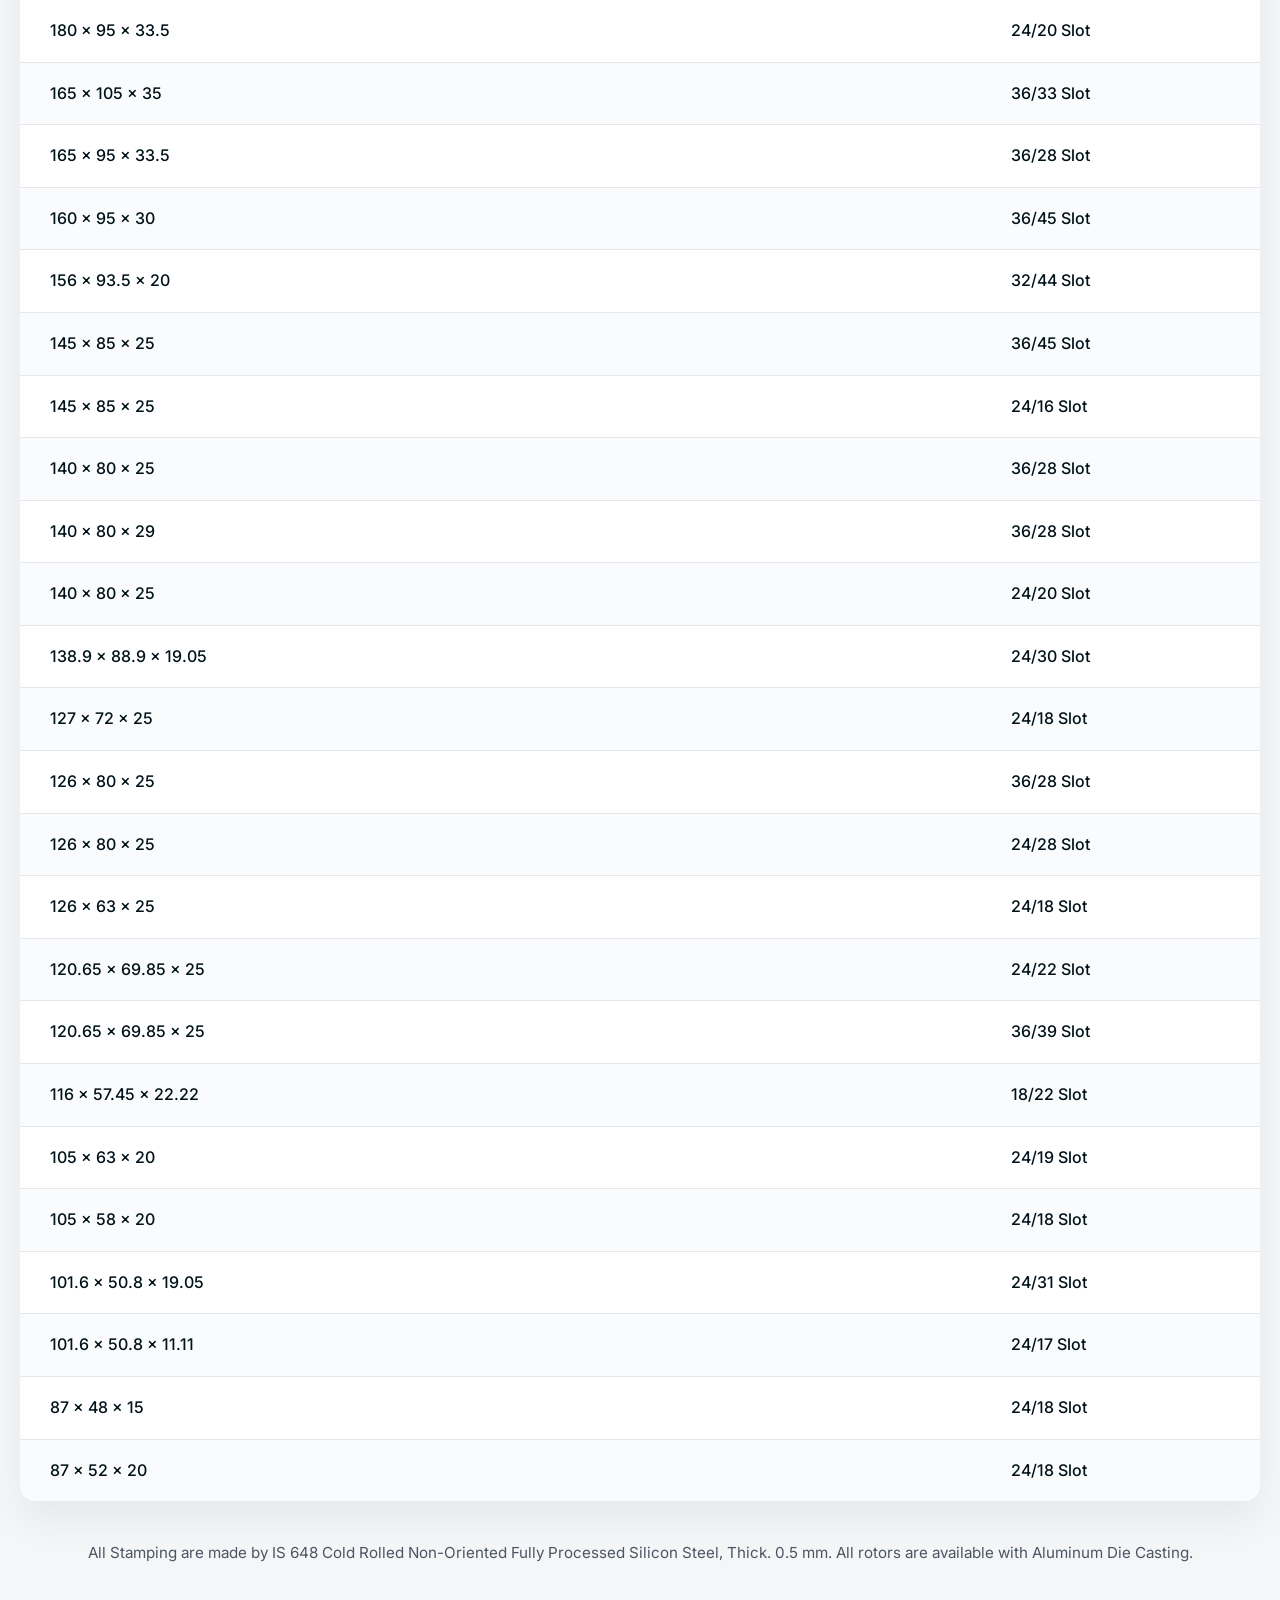
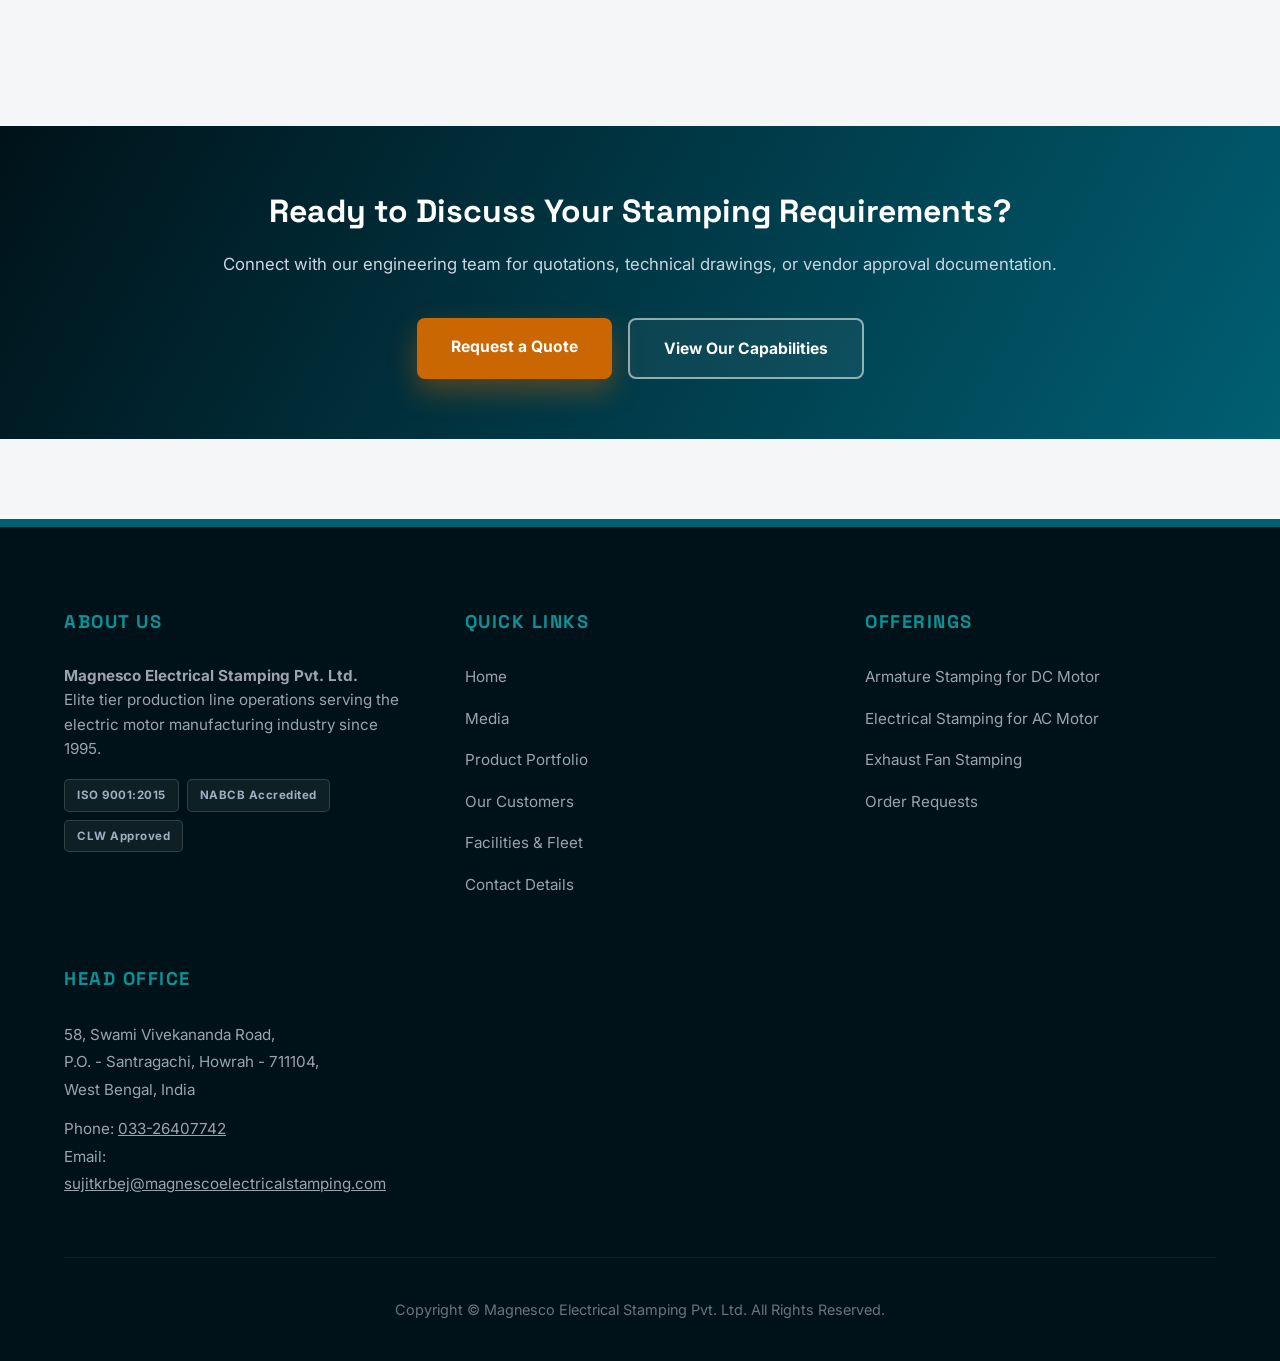
<file: product-ac-motor-stamping.html>
<!DOCTYPE html>
<html lang="en" class="no-js">
<head>
    <!-- Removes the no-js fallback class as soon as JS is available -->
    <script>document.documentElement.classList.remove('no-js');</script>
    <meta charset="UTF-8">
    <meta name="viewport" content="width=device-width, initial-scale=1.0">
    <title>AC Motor Stampings | Magnesco Electrical Stamping Pvt. Ltd.</title>

    <!-- Search engine metadata -->
    <meta name="description" content="Full list of electrical stampings for AC motors manufactured by Magnesco Electrical Stamping Pvt. Ltd.">
    <meta name="keywords" content="AC motor stamping, stator rotor stamping list">
    <meta name="author" content="Magnesco Electrical Stamping Pvt. Ltd.">
    <meta name="robots" content="index, follow">
    <meta name="googlebot" content="index, follow">
    <meta name="theme-color" content="#005f73">
    <link rel="canonical" href="https://www.magnescoelectricalstamping.com/product-ac-motor-stamping.html">

    <!-- Social share metadata (Open Graph + Twitter Card) -->
    <meta property="og:type" content="business.business">
    <meta property="og:site_name" content="Magnesco Electrical Stamping Pvt. Ltd.">
    <meta property="og:title" content="AC Motor Stampings | Magnesco Electrical Stamping Pvt. Ltd.">
    <meta property="og:description" content="Full list of electrical stampings for AC motors manufactured by Magnesco Electrical Stamping Pvt. Ltd.">
    <meta property="og:image" content="https://www.magnescoelectricalstamping.com/assets/images/social_preview.png">
    <meta property="og:url" content="https://www.magnescoelectricalstamping.com/product-ac-motor-stamping.html">
    <meta property="og:locale" content="en_IN">
    <meta name="twitter:card" content="summary_large_image">
    <meta name="twitter:title" content="AC Motor Stampings | Magnesco Electrical Stamping Pvt. Ltd.">
    <meta name="twitter:description" content="Full list of electrical stampings for AC motors manufactured by Magnesco Electrical Stamping Pvt. Ltd.">
	<meta name="twitter:image" content="https://www.magnescoelectricalstamping.com/assets/images/social_preview.png">

    <!-- Favicons -->
    <link rel="icon" type="image/x-icon" href="assets/images/1v3CCT2BIICOxb7OqFC4.png">
    <link rel="apple-touch-icon" href="assets/images/9nDKSJ1tqDcFAeSeTS7d.png">

    <!-- Typography: display font for headings, body font for copy -->
    <link rel="preconnect" href="https://fonts.googleapis.com">
    <link rel="preconnect" href="https://fonts.gstatic.com" crossorigin>
    <link href="https://fonts.googleapis.com/css2?family=Space+Grotesk:wght@500;600;700&family=Inter:wght@400;500;600;700;800&display=swap" rel="stylesheet">

    <!-- Shared stylesheet (single file, used by every page) -->
    <link rel="stylesheet" href="css/style.css">

    <!-- Organization structured data for search engines -->
    <script type="application/ld+json">
    {
      "@context": "https://schema.org",
      "@type": "Organization",
      "@id": "https://www.magnescoelectricalstamping.com/#organization",
      "name": "Magnesco Electrical Stamping Pvt. Ltd.",
      "url": "https://www.magnescoelectricalstamping.com/",
      "logo": "https://www.magnescoelectricalstamping.com/assets/images/8XQ1AbDtiBZoxcn2L4eJ.png",
      "image": "https://www.magnescoelectricalstamping.com/assets/images/nL9BBUu0XMlslFqzXFMg.png",
      "foundingDate": "1995",
      "description": "NABCB accredited, ISO 9001:2015 certified manufacturer of electrical and traction motor stamping, CLW approved vendor.",
      "address": {
        "@type": "PostalAddress",
        "streetAddress": "58, Swami Vivekananda Road, Santragachi",
        "addressLocality": "Howrah",
        "postalCode": "711104",
        "addressRegion": "West Bengal",
        "addressCountry": "IN"
      },
      "contactPoint": [
        {
          "@type": "ContactPoint",
          "contactType": "customer service",
          "telephone": "+91-33-26407742",
          "email": "sujitkrbej@magnescoelectricalstamping.com",
          "areaServed": "IN",
          "availableLanguage": ["English", "Hindi", "Bengali"]
        },
        {
          "@type": "ContactPoint",
          "contactType": "sales",
          "telephone": "+91-9830278539",
          "areaServed": "IN"
        }
      ],
      "telephone": "+91-33-26407742",
      "email": "sujitkrbej@magnescoelectricalstamping.com"
    }
    </script>

    <!-- Breadcrumb structured data for search engines -->
    <script type="application/ld+json">
    {
      "@context": "https://schema.org",
      "@type": "BreadcrumbList",
      "itemListElement": [
        {
          "@type": "ListItem",
          "position": 1,
          "name": "Home",
          "item": "https://www.magnescoelectricalstamping.com/index.html"
        },
        {
          "@type": "ListItem",
          "position": 2,
          "name": "Products",
          "item": "https://www.magnescoelectricalstamping.com/products.html"
        },
        {
          "@type": "ListItem",
          "position": 3,
          "name": "AC Motor Stampings",
          "item": "https://www.magnescoelectricalstamping.com/product-ac-motor-stamping.html"
        }
      ]
    }
    </script>
</head>
<body>
    <!-- Dismissible top announcement banner -->
    <div class="clw-top-banner" id="clwAlertBanner">
        We are now manufacturer of CLW Approved Stamping for TRACTION MOTOR 6FRA 6068
        <button type="button" class="close-banner-btn" onclick="hideClwBanner()" aria-label="Dismiss announcement">×</button>
    </div>

    <!-- Site header: logo, mobile nav toggle, primary navigation -->
    <header>
        <a href="index.html" class="brand-identity">
            <div class="brand-monogram"><img src="assets/images/8XQ1AbDtiBZoxcn2L4eJ.png" alt="Magnesco Electrical Stamping Pvt. Ltd. logo"></div>
            <div class="brand-title-block">
                <h1>Magnesco Electrical Stamping Pvt. Ltd.</h1>
                <p>ISO 9001:2015</p>
            </div>
        </a>

        <button type="button" class="nav-toggle-btn" id="navToggleBtn" onclick="toggleMobileNav()" aria-label="Toggle navigation menu" aria-expanded="false" aria-controls="primaryNavList">☰</button>

        <nav>
            <ul id="primaryNavList">
                <li><a href="index.html">Home</a></li>
                <li><a href="media.html">Media</a></li>
                <li><a href="products.html" class="active-view-link">Product</a></li>
                <li><a href="customers.html">Customer</a></li>
                <li><a href="facilities.html">Our Facilities</a></li>
                <li><a href="contact.html">Contact Us</a></li>
                <li><a href="contact.html" class="nav-quote-cta">Get a Quote</a></li>
            </ul>
        </nav>
    </header>

    <!-- Page-specific content -->
    <main class="page-enter">
        <section class="sub-page-banner">
            <div class="sub-page-banner-inner">
                <div class="sub-page-breadcrumb"><a href="index.html">Home</a> / <a href="products.html">Products</a> / Stampings for AC Motors</div>
                <h2>List of Electrical Stamping for AC Motors</h2>
                <p>( Stator OD × Stator ID/Rotor OD × Shaft Hole )</p>
            </div>
        </section>
        <div class="structural-grid-container">
            <span class="section-eyebrow-tag">Product Range</span>
            <h3 class="section-headline-accent">List of Electrical Stamping for AC Motors</h3>
            <div class="table-scroll-wrapper">
                <table class="machinery-datatable">
                    <thead>
                        <tr>
                            <th>Description (Stator OD × Stator ID/Rotor OD × Shaft Hole)</th>
                            <th>Application</th>
                        </tr>
                    </thead>
                    <tbody>
                        <tr><td>354.4 × 228.6 × 57.15</td><td>48/56 Slot</td></tr>
                        <tr><td>304.8 × 190.5 × 63.5</td><td>48/40 Slot</td></tr>
                        <tr><td>260.35 × 165.1 × 55</td><td>36/40 Slot</td></tr>
                        <tr><td>260.35 × 165.1 × 55</td><td>48/40 Slot</td></tr>
                        <tr><td>260.35 × 165.1 × 55</td><td>54/40 Slot</td></tr>
                        <tr><td>258 × 180 × 90</td><td>36/33 Slot</td></tr>
                        <tr><td>258 × 165 × 75</td><td>36/28 Slot</td></tr>
                        <tr><td>227 × 149.7</td><td>72 Slot</td></tr>
                        <tr><td>222.25 × 139.7 × 41.3</td><td>36/48 Slot</td></tr>
                        <tr><td>203.2 × 133.5 × 50</td><td>36/48 Slot</td></tr>
                        <tr><td>190.5 × 114.3 × 34.9</td><td>36/40 Slot</td></tr>
                        <tr><td>180 × 120 × 60</td><td>36/33 Slot</td></tr>
                        <tr><td>180 × 110 × 53</td><td>36/28 Slot</td></tr>
                        <tr><td>180 × 110 × 35</td><td>36/45 Slot</td></tr>
                        <tr><td>180 × 95 × 33.5</td><td>24/20 Slot</td></tr>
                        <tr><td>165 × 105 × 35</td><td>36/33 Slot</td></tr>
                        <tr><td>165 × 95 × 33.5</td><td>36/28 Slot</td></tr>
                        <tr><td>160 × 95 × 30</td><td>36/45 Slot</td></tr>
                        <tr><td>156 × 93.5 × 20</td><td>32/44 Slot</td></tr>
                        <tr><td>145 × 85 × 25</td><td>36/45 Slot</td></tr>
                        <tr><td>145 × 85 × 25</td><td>24/16 Slot</td></tr>
                        <tr><td>140 × 80 × 25</td><td>36/28 Slot</td></tr>
                        <tr><td>140 × 80 × 29</td><td>36/28 Slot</td></tr>
                        <tr><td>140 × 80 × 25</td><td>24/20 Slot</td></tr>
                        <tr><td>138.9 × 88.9 × 19.05</td><td>24/30 Slot</td></tr>
                        <tr><td>127 × 72 × 25</td><td>24/18 Slot</td></tr>
                        <tr><td>126 × 80 × 25</td><td>36/28 Slot</td></tr>
                        <tr><td>126 × 80 × 25</td><td>24/28 Slot</td></tr>
                        <tr><td>126 × 63 × 25</td><td>24/18 Slot</td></tr>
                        <tr><td>120.65 × 69.85 × 25</td><td>24/22 Slot</td></tr>
                        <tr><td>120.65 × 69.85 × 25</td><td>36/39 Slot</td></tr>
                        <tr><td>116 × 57.45 × 22.22</td><td>18/22 Slot</td></tr>
                        <tr><td>105 × 63 × 20</td><td>24/19 Slot</td></tr>
                        <tr><td>105 × 58 × 20</td><td>24/18 Slot</td></tr>
                        <tr><td>101.6 × 50.8 × 19.05</td><td>24/31 Slot</td></tr>
                        <tr><td>101.6 × 50.8 × 11.11</td><td>24/17 Slot</td></tr>
                        <tr><td>87 × 48 × 15</td><td>24/18 Slot</td></tr>
                        <tr><td>87 × 52 × 20</td><td>24/18 Slot</td></tr>
                    </tbody>
                </table>
            </div>
            <p class="table-footnote">All Stamping are made by IS 648 Cold Rolled Non-Oriented Fully Processed Silicon Steel, Thick. 0.5 mm. All rotors are available with Aluminum Die Casting.</p>
        </div>
    </main>

    <!-- Pre-footer call to action -->
    <section class="cta-band">
        <h3>Ready to Discuss Your Stamping Requirements?</h3>
        <p>Connect with our engineering team for quotations, technical drawings, or vendor approval documentation.</p>
        <div class="hero-cta-row">
            <a href="contact.html" class="hero-btn hero-btn-primary">Request a Quote</a>
            <a href="facilities.html" class="hero-btn hero-btn-secondary">View Our Capabilities</a>
        </div>
    </section>

    <!-- Site footer: sitemap columns, contact summary, copyright -->
    <footer>
        <div class="footer-structural-columns">
            <div class="footer-column-block">
                <h4>About Us</h4>
                <p style="color: #9ca3af; font-size: 0.95rem;">
                    <strong>Magnesco Electrical Stamping Pvt. Ltd.</strong><br>
                    Elite tier production line operations serving the electric motor manufacturing industry since 1995.
                </p>
                <div style="display:flex; flex-wrap:wrap; gap:8px; margin-top:18px;">
                    <span style="background:rgba(255,255,255,0.06); border:1px solid rgba(255,255,255,0.15); color:#a0aec0; font-size:0.72rem; font-weight:700; letter-spacing:0.5px; padding:6px 12px; border-radius:5px;">ISO 9001:2015</span>
                    <span style="background:rgba(255,255,255,0.06); border:1px solid rgba(255,255,255,0.15); color:#a0aec0; font-size:0.72rem; font-weight:700; letter-spacing:0.5px; padding:6px 12px; border-radius:5px;">NABCB Accredited</span>
                    <span style="background:rgba(255,255,255,0.06); border:1px solid rgba(255,255,255,0.15); color:#a0aec0; font-size:0.72rem; font-weight:700; letter-spacing:0.5px; padding:6px 12px; border-radius:5px;">CLW Approved</span>
                </div>
            </div>
            <div class="footer-column-block">
                <h4>Quick Links</h4>
                <ul>
                    <li><a href="index.html">Home</a></li>
                    <li><a href="media.html">Media</a></li>
                    <li><a href="products.html">Product Portfolio</a></li>
                    <li><a href="customers.html">Our Customers</a></li>
                    <li><a href="facilities.html">Facilities & Fleet</a></li>
                    <li><a href="contact.html">Contact Details</a></li>
                </ul>
            </div>
            <div class="footer-column-block">
                <h4>Offerings</h4>
                <ul>
                    <li><a href="products.html">Armature Stamping for DC Motor</a></li>
                    <li><a href="products.html">Electrical Stamping for AC Motor</a></li>
                    <li><a href="products.html">Exhaust Fan Stamping</a></li>
                    <li><a href="contact.html">Order Requests</a></li>
                </ul>
            </div>
            <div class="footer-column-block">
                <h4>Head Office</h4>
                <p style="color: #9ca3af; font-size: 0.95rem; line-height: 1.8;">
                    58, Swami Vivekananda Road,<br>
                    P.O. - Santragachi, Howrah - 711104,<br>
                    West Bengal, India
                </p>
                <p style="color: #9ca3af; font-size: 0.95rem; margin-top: 12px; line-height: 1.8;">
                    Phone: <a href="tel:+913326407742" style="color:inherit; text-decoration:underline;">033-26407742</a><br>
                    Email: <a href="mailto:sujitkrbej@magnescoelectricalstamping.com" style="color:inherit; text-decoration:underline;">sujitkrbej@magnescoelectricalstamping.com</a>
                </p>
            </div>
        </div>
        <div class="footer-copyright-panel">
            Copyright © Magnesco Electrical Stamping Pvt. Ltd. All Rights Reserved.
        </div>
    </footer>

    <!-- Floating quote button + back-to-top button, visible on scroll -->
    <a href="contact.html" class="floating-quote-btn" aria-label="Request a quote">
        <span class="quote-btn-label">Get a Quote</span>
    </a>
    <button type="button" id="backToTopBtn" class="back-to-top-btn" onclick="scrollToTop()" aria-label="Back to top">↑</button>

    <script src="js/main.js"></script>
</body>
</html>
</file>
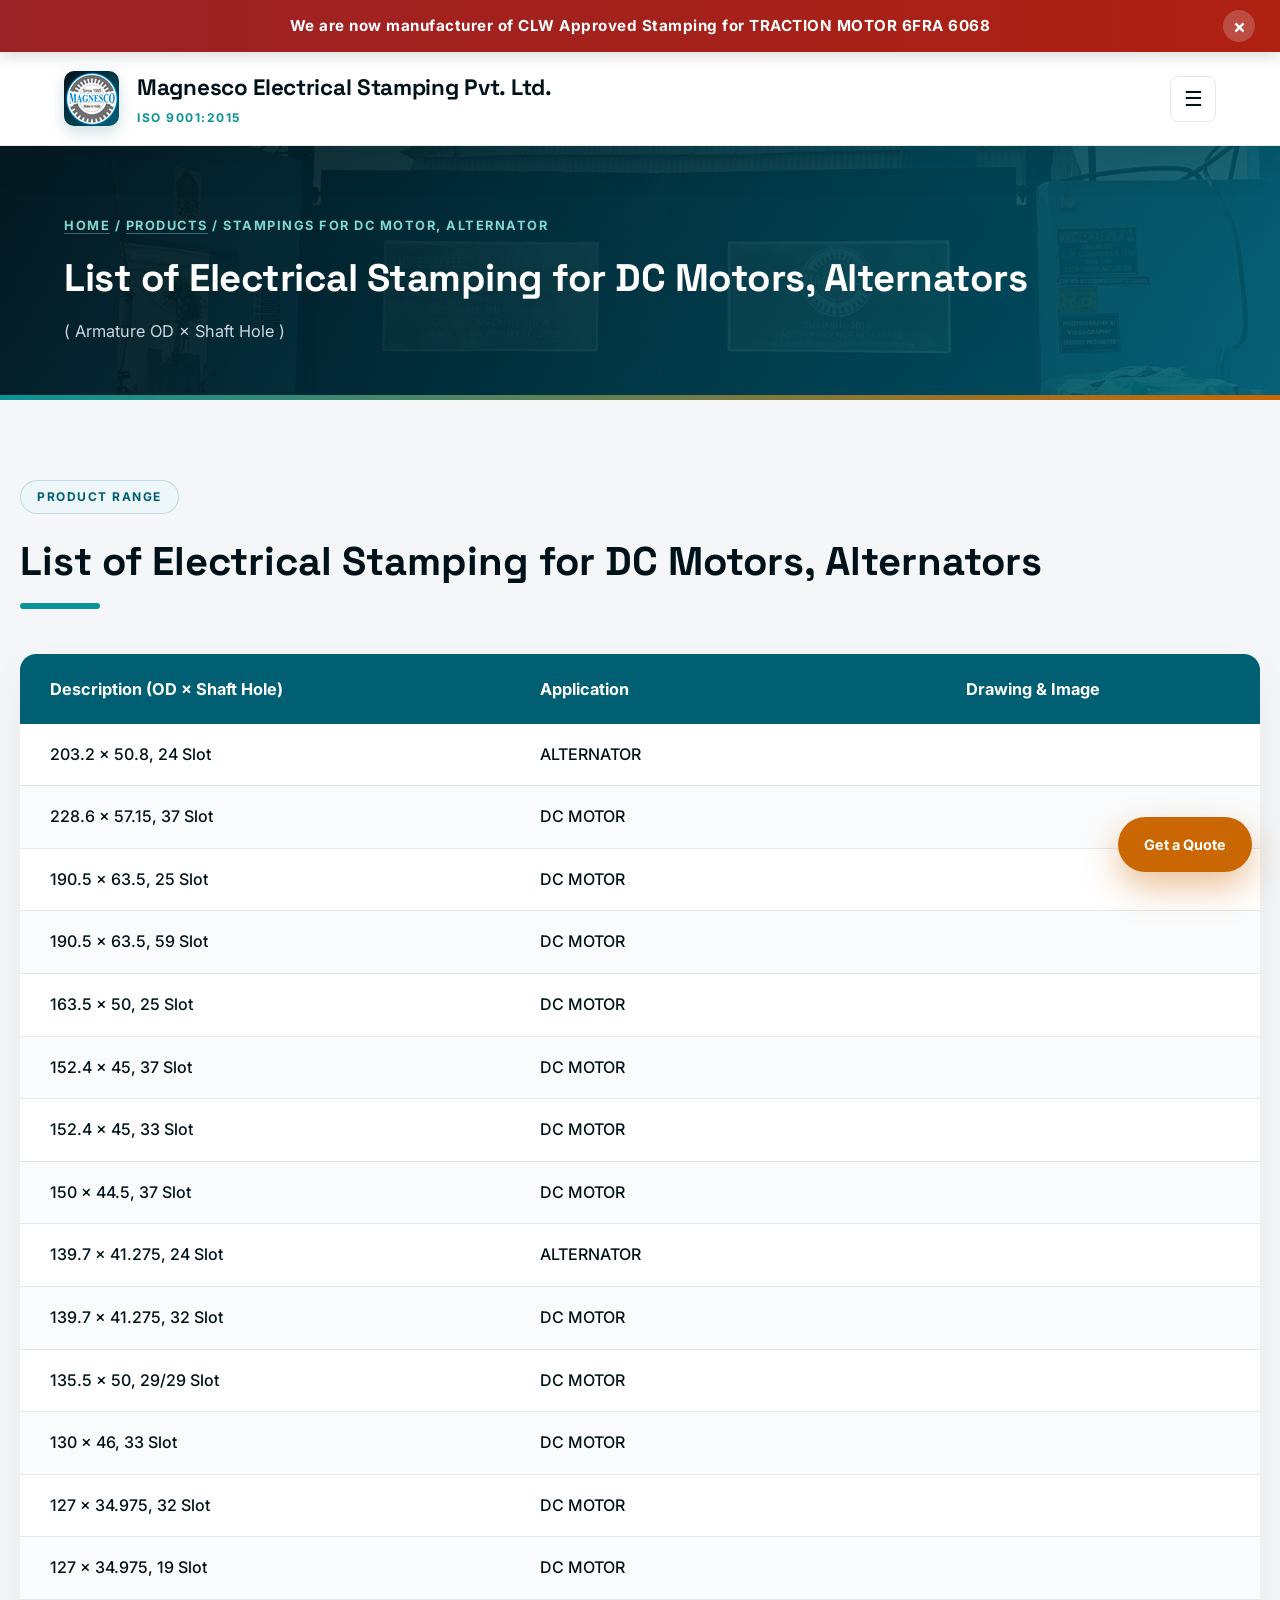
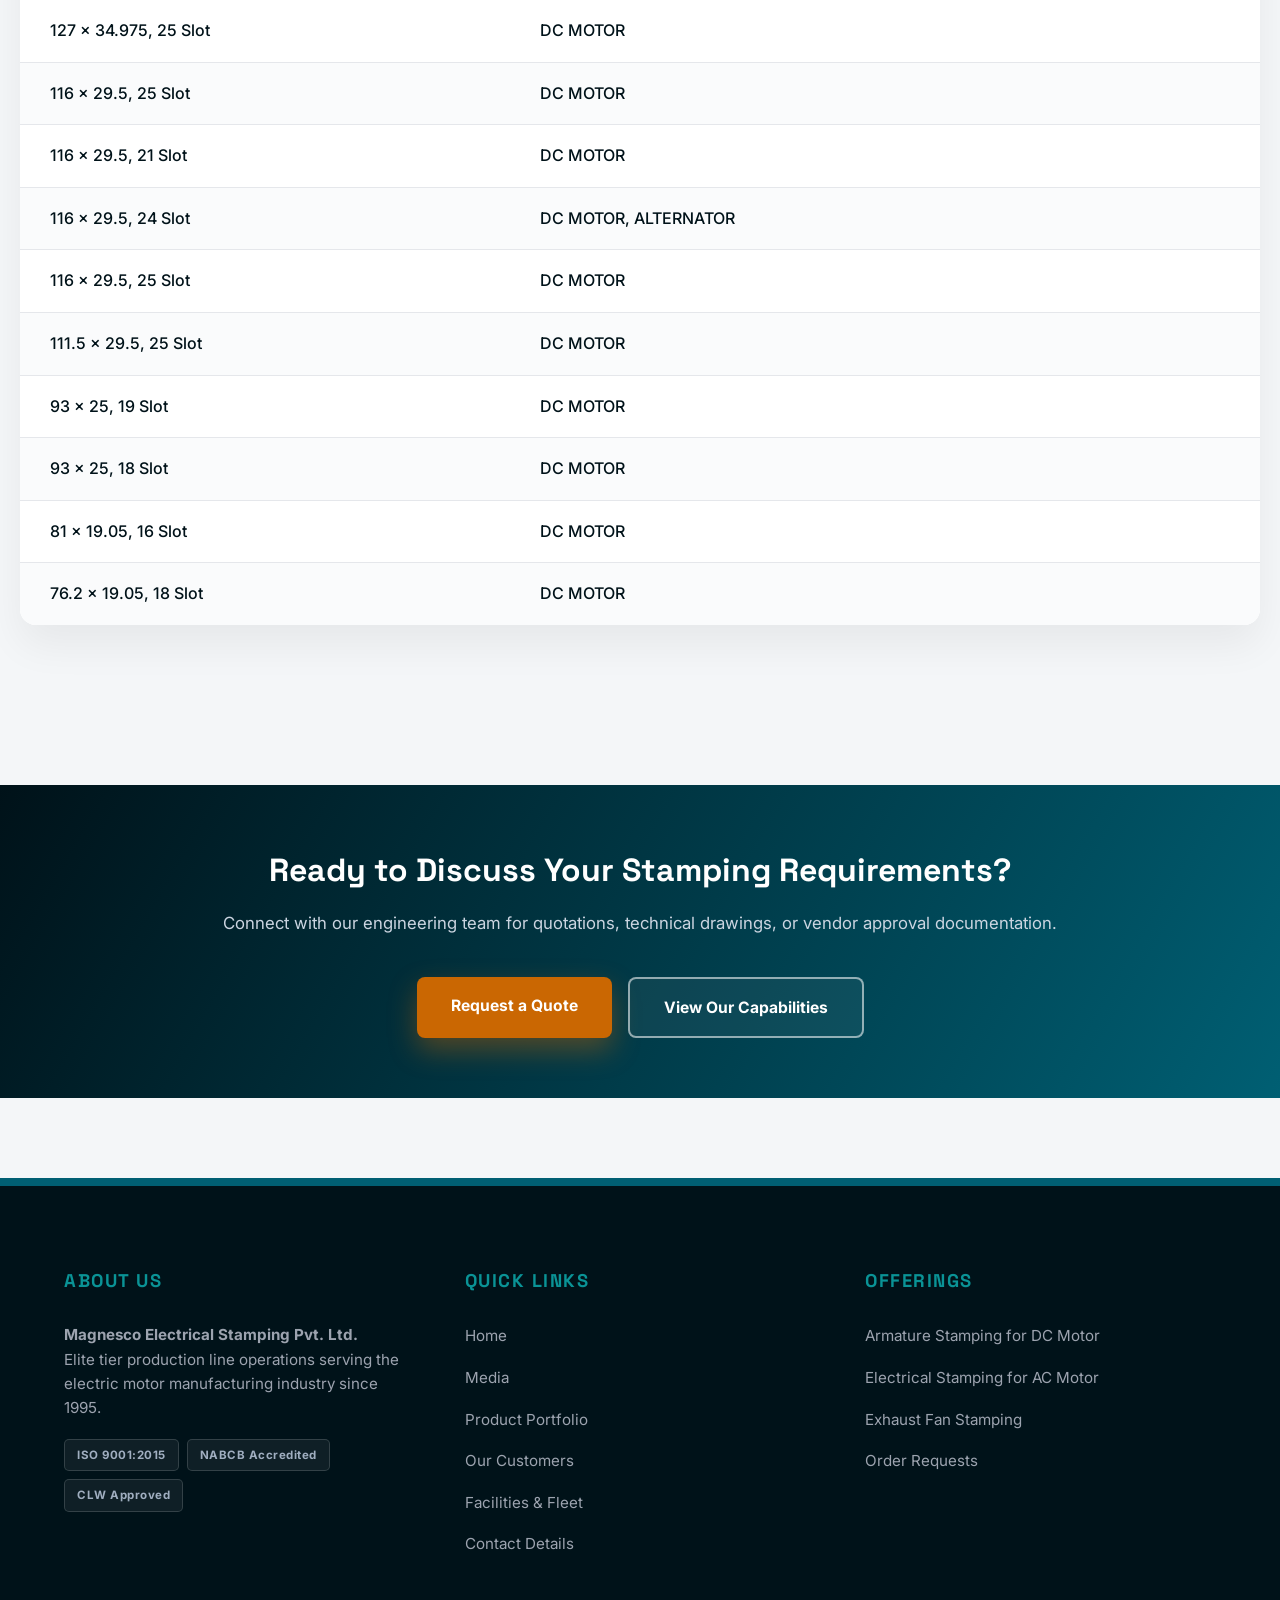
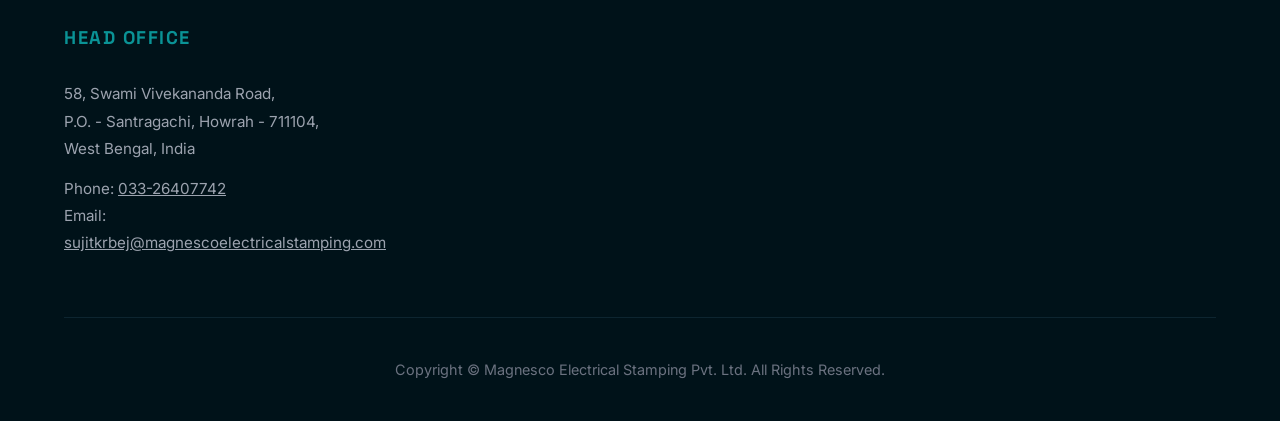
<file: product-dc-motor-stamping.html>
<!DOCTYPE html>
<html lang="en" class="no-js">
<head>
    <!-- Removes the no-js fallback class as soon as JS is available -->
    <script>document.documentElement.classList.remove('no-js');</script>
    <meta charset="UTF-8">
    <meta name="viewport" content="width=device-width, initial-scale=1.0">
    <title>DC Motor & Alternator Stampings | Magnesco Electrical Stamping Pvt. Ltd.</title>

    <!-- Search engine metadata -->
    <meta name="description" content="Full list of electrical stampings for DC motors and alternators manufactured by Magnesco Electrical Stamping Pvt. Ltd.">
    <meta name="keywords" content="DC motor stamping, alternator stamping, armature stamping list">
    <meta name="author" content="Magnesco Electrical Stamping Pvt. Ltd.">
    <meta name="robots" content="index, follow">
    <meta name="googlebot" content="index, follow">
    <meta name="theme-color" content="#005f73">
    <link rel="canonical" href="https://www.magnescoelectricalstamping.com/product-dc-motor-stamping.html">

    <!-- Social share metadata (Open Graph + Twitter Card) -->
    <meta property="og:type" content="business.business">
    <meta property="og:site_name" content="Magnesco Electrical Stamping Pvt. Ltd.">
    <meta property="og:title" content="DC Motor & Alternator Stampings | Magnesco Electrical Stamping Pvt. Ltd.">
    <meta property="og:description" content="Full list of electrical stampings for DC motors and alternators manufactured by Magnesco Electrical Stamping Pvt. Ltd.">
    <meta property="og:image" content="https://www.magnescoelectricalstamping.com/assets/images/social_preview.png">
    <meta property="og:url" content="https://www.magnescoelectricalstamping.com/product-dc-motor-stamping.html">
    <meta property="og:locale" content="en_IN">
    <meta name="twitter:card" content="summary_large_image">
    <meta name="twitter:title" content="DC Motor & Alternator Stampings | Magnesco Electrical Stamping Pvt. Ltd.">
    <meta name="twitter:description" content="Full list of electrical stampings for DC motors and alternators manufactured by Magnesco Electrical Stamping Pvt. Ltd.">
	<meta name="twitter:image" content="https://www.magnescoelectricalstamping.com/assets/images/social_preview.png">

    <!-- Favicons -->
    <link rel="icon" type="image/x-icon" href="assets/images/1v3CCT2BIICOxb7OqFC4.png">
    <link rel="apple-touch-icon" href="assets/images/9nDKSJ1tqDcFAeSeTS7d.png">

    <!-- Typography: display font for headings, body font for copy -->
    <link rel="preconnect" href="https://fonts.googleapis.com">
    <link rel="preconnect" href="https://fonts.gstatic.com" crossorigin>
    <link href="https://fonts.googleapis.com/css2?family=Space+Grotesk:wght@500;600;700&family=Inter:wght@400;500;600;700;800&display=swap" rel="stylesheet">

    <!-- Shared stylesheet (single file, used by every page) -->
    <link rel="stylesheet" href="css/style.css">

    <!-- Organization structured data for search engines -->
    <script type="application/ld+json">
    {
      "@context": "https://schema.org",
      "@type": "Organization",
      "@id": "https://www.magnescoelectricalstamping.com/#organization",
      "name": "Magnesco Electrical Stamping Pvt. Ltd.",
      "url": "https://www.magnescoelectricalstamping.com/",
      "logo": "https://www.magnescoelectricalstamping.com/assets/images/8XQ1AbDtiBZoxcn2L4eJ.png",
      "image": "https://www.magnescoelectricalstamping.com/assets/images/nL9BBUu0XMlslFqzXFMg.png",
      "foundingDate": "1995",
      "description": "NABCB accredited, ISO 9001:2015 certified manufacturer of electrical and traction motor stamping, CLW approved vendor.",
      "address": {
        "@type": "PostalAddress",
        "streetAddress": "58, Swami Vivekananda Road, Santragachi",
        "addressLocality": "Howrah",
        "postalCode": "711104",
        "addressRegion": "West Bengal",
        "addressCountry": "IN"
      },
      "contactPoint": [
        {
          "@type": "ContactPoint",
          "contactType": "customer service",
          "telephone": "+91-33-26407742",
          "email": "sujitkrbej@magnescoelectricalstamping.com",
          "areaServed": "IN",
          "availableLanguage": ["English", "Hindi", "Bengali"]
        },
        {
          "@type": "ContactPoint",
          "contactType": "sales",
          "telephone": "+91-9830278539",
          "areaServed": "IN"
        }
      ],
      "telephone": "+91-33-26407742",
      "email": "sujitkrbej@magnescoelectricalstamping.com"
    }
    </script>

    <!-- Breadcrumb structured data for search engines -->
    <script type="application/ld+json">
    {
      "@context": "https://schema.org",
      "@type": "BreadcrumbList",
      "itemListElement": [
        {
          "@type": "ListItem",
          "position": 1,
          "name": "Home",
          "item": "https://www.magnescoelectricalstamping.com/index.html"
        },
        {
          "@type": "ListItem",
          "position": 2,
          "name": "Products",
          "item": "https://www.magnescoelectricalstamping.com/products.html"
        },
        {
          "@type": "ListItem",
          "position": 3,
          "name": "DC Motor & Alternator Stampings",
          "item": "https://www.magnescoelectricalstamping.com/product-dc-motor-stamping.html"
        }
      ]
    }
    </script>
</head>
<body>
    <!-- Dismissible top announcement banner -->
    <div class="clw-top-banner" id="clwAlertBanner">
        We are now manufacturer of CLW Approved Stamping for TRACTION MOTOR 6FRA 6068
        <button type="button" class="close-banner-btn" onclick="hideClwBanner()" aria-label="Dismiss announcement">×</button>
    </div>

    <!-- Site header: logo, mobile nav toggle, primary navigation -->
    <header>
        <a href="index.html" class="brand-identity">
            <div class="brand-monogram"><img src="assets/images/8XQ1AbDtiBZoxcn2L4eJ.png" alt="Magnesco Electrical Stamping Pvt. Ltd. logo"></div>
            <div class="brand-title-block">
                <h1>Magnesco Electrical Stamping Pvt. Ltd.</h1>
                <p>ISO 9001:2015</p>
            </div>
        </a>

        <button type="button" class="nav-toggle-btn" id="navToggleBtn" onclick="toggleMobileNav()" aria-label="Toggle navigation menu" aria-expanded="false" aria-controls="primaryNavList">☰</button>

        <nav>
            <ul id="primaryNavList">
                <li><a href="index.html">Home</a></li>
                <li><a href="media.html">Media</a></li>
                <li><a href="products.html" class="active-view-link">Product</a></li>
                <li><a href="customers.html">Customer</a></li>
                <li><a href="facilities.html">Our Facilities</a></li>
                <li><a href="contact.html">Contact Us</a></li>
                <li><a href="contact.html" class="nav-quote-cta">Get a Quote</a></li>
            </ul>
        </nav>
    </header>

    <!-- Page-specific content -->
    <main class="page-enter">
        <section class="sub-page-banner">
            <div class="sub-page-banner-inner">
                <div class="sub-page-breadcrumb"><a href="index.html">Home</a> / <a href="products.html">Products</a> / Stampings for DC Motor, Alternator</div>
                <h2>List of Electrical Stamping for DC Motors, Alternators</h2>
                <p>( Armature OD × Shaft Hole )</p>
            </div>
        </section>
        <div class="structural-grid-container">
            <span class="section-eyebrow-tag">Product Range</span>
            <h3 class="section-headline-accent">List of Electrical Stamping for DC Motors, Alternators</h3>
            <div class="table-scroll-wrapper">
                <table class="machinery-datatable">
                    <thead>
                        <tr>
                            <th>Description (OD × Shaft Hole)</th>
                            <th>Application</th>
                            <th>Drawing &amp; Image</th>
                        </tr>
                    </thead>
                    <tbody>
                        <tr><td>203.2 × 50.8, 24 Slot</td><td>ALTERNATOR</td><td></td></tr>
                        <tr><td>228.6 × 57.15, 37 Slot</td><td>DC MOTOR</td><td></td></tr>
                        <tr><td>190.5 × 63.5, 25 Slot</td><td>DC MOTOR</td><td></td></tr>
                        <tr><td>190.5 × 63.5, 59 Slot</td><td>DC MOTOR</td><td></td></tr>
                        <tr><td>163.5 × 50, 25 Slot</td><td>DC MOTOR</td><td></td></tr>
                        <tr><td>152.4 × 45, 37 Slot</td><td>DC MOTOR</td><td></td></tr>
                        <tr><td>152.4 × 45, 33 Slot</td><td>DC MOTOR</td><td></td></tr>
                        <tr><td>150 × 44.5, 37 Slot</td><td>DC MOTOR</td><td></td></tr>
                        <tr><td>139.7 × 41.275, 24 Slot</td><td>ALTERNATOR</td><td></td></tr>
                        <tr><td>139.7 × 41.275, 32 Slot</td><td>DC MOTOR</td><td></td></tr>
                        <tr><td>135.5 × 50, 29/29 Slot</td><td>DC MOTOR</td><td></td></tr>
                        <tr><td>130 × 46, 33 Slot</td><td>DC MOTOR</td><td></td></tr>
                        <tr><td>127 × 34.975, 32 Slot</td><td>DC MOTOR</td><td></td></tr>
                        <tr><td>127 × 34.975, 19 Slot</td><td>DC MOTOR</td><td></td></tr>
                        <tr><td>127 × 34.975, 25 Slot</td><td>DC MOTOR</td><td></td></tr>
                        <tr><td>116 × 29.5, 25 Slot</td><td>DC MOTOR</td><td></td></tr>
                        <tr><td>116 × 29.5, 21 Slot</td><td>DC MOTOR</td><td></td></tr>
                        <tr><td>116 × 29.5, 24 Slot</td><td>DC MOTOR, ALTERNATOR</td><td></td></tr>
                        <tr><td>116 × 29.5, 25 Slot</td><td>DC MOTOR</td><td></td></tr>
                        <tr><td>111.5 × 29.5, 25 Slot</td><td>DC MOTOR</td><td></td></tr>
                        <tr><td>93 × 25, 19 Slot</td><td>DC MOTOR</td><td></td></tr>
                        <tr><td>93 × 25, 18 Slot</td><td>DC MOTOR</td><td></td></tr>
                        <tr><td>81 × 19.05, 16 Slot</td><td>DC MOTOR</td><td></td></tr>
                        <tr><td>76.2 × 19.05, 18 Slot</td><td>DC MOTOR</td><td></td></tr>
                    </tbody>
                </table>
            </div>
        </div>
    </main>

    <!-- Pre-footer call to action -->
    <section class="cta-band">
        <h3>Ready to Discuss Your Stamping Requirements?</h3>
        <p>Connect with our engineering team for quotations, technical drawings, or vendor approval documentation.</p>
        <div class="hero-cta-row">
            <a href="contact.html" class="hero-btn hero-btn-primary">Request a Quote</a>
            <a href="facilities.html" class="hero-btn hero-btn-secondary">View Our Capabilities</a>
        </div>
    </section>

    <!-- Site footer: sitemap columns, contact summary, copyright -->
    <footer>
        <div class="footer-structural-columns">
            <div class="footer-column-block">
                <h4>About Us</h4>
                <p style="color: #9ca3af; font-size: 0.95rem;">
                    <strong>Magnesco Electrical Stamping Pvt. Ltd.</strong><br>
                    Elite tier production line operations serving the electric motor manufacturing industry since 1995.
                </p>
                <div style="display:flex; flex-wrap:wrap; gap:8px; margin-top:18px;">
                    <span style="background:rgba(255,255,255,0.06); border:1px solid rgba(255,255,255,0.15); color:#a0aec0; font-size:0.72rem; font-weight:700; letter-spacing:0.5px; padding:6px 12px; border-radius:5px;">ISO 9001:2015</span>
                    <span style="background:rgba(255,255,255,0.06); border:1px solid rgba(255,255,255,0.15); color:#a0aec0; font-size:0.72rem; font-weight:700; letter-spacing:0.5px; padding:6px 12px; border-radius:5px;">NABCB Accredited</span>
                    <span style="background:rgba(255,255,255,0.06); border:1px solid rgba(255,255,255,0.15); color:#a0aec0; font-size:0.72rem; font-weight:700; letter-spacing:0.5px; padding:6px 12px; border-radius:5px;">CLW Approved</span>
                </div>
            </div>
            <div class="footer-column-block">
                <h4>Quick Links</h4>
                <ul>
                    <li><a href="index.html">Home</a></li>
                    <li><a href="media.html">Media</a></li>
                    <li><a href="products.html">Product Portfolio</a></li>
                    <li><a href="customers.html">Our Customers</a></li>
                    <li><a href="facilities.html">Facilities & Fleet</a></li>
                    <li><a href="contact.html">Contact Details</a></li>
                </ul>
            </div>
            <div class="footer-column-block">
                <h4>Offerings</h4>
                <ul>
                    <li><a href="products.html">Armature Stamping for DC Motor</a></li>
                    <li><a href="products.html">Electrical Stamping for AC Motor</a></li>
                    <li><a href="products.html">Exhaust Fan Stamping</a></li>
                    <li><a href="contact.html">Order Requests</a></li>
                </ul>
            </div>
            <div class="footer-column-block">
                <h4>Head Office</h4>
                <p style="color: #9ca3af; font-size: 0.95rem; line-height: 1.8;">
                    58, Swami Vivekananda Road,<br>
                    P.O. - Santragachi, Howrah - 711104,<br>
                    West Bengal, India
                </p>
                <p style="color: #9ca3af; font-size: 0.95rem; margin-top: 12px; line-height: 1.8;">
                    Phone: <a href="tel:+913326407742" style="color:inherit; text-decoration:underline;">033-26407742</a><br>
                    Email: <a href="mailto:sujitkrbej@magnescoelectricalstamping.com" style="color:inherit; text-decoration:underline;">sujitkrbej@magnescoelectricalstamping.com</a>
                </p>
            </div>
        </div>
        <div class="footer-copyright-panel">
            Copyright © Magnesco Electrical Stamping Pvt. Ltd. All Rights Reserved.
        </div>
    </footer>

    <!-- Floating quote button + back-to-top button, visible on scroll -->
    <a href="contact.html" class="floating-quote-btn" aria-label="Request a quote">
        <span class="quote-btn-label">Get a Quote</span>
    </a>
    <button type="button" id="backToTopBtn" class="back-to-top-btn" onclick="scrollToTop()" aria-label="Back to top">↑</button>

    <script src="js/main.js"></script>
</body>
</html>
</file>
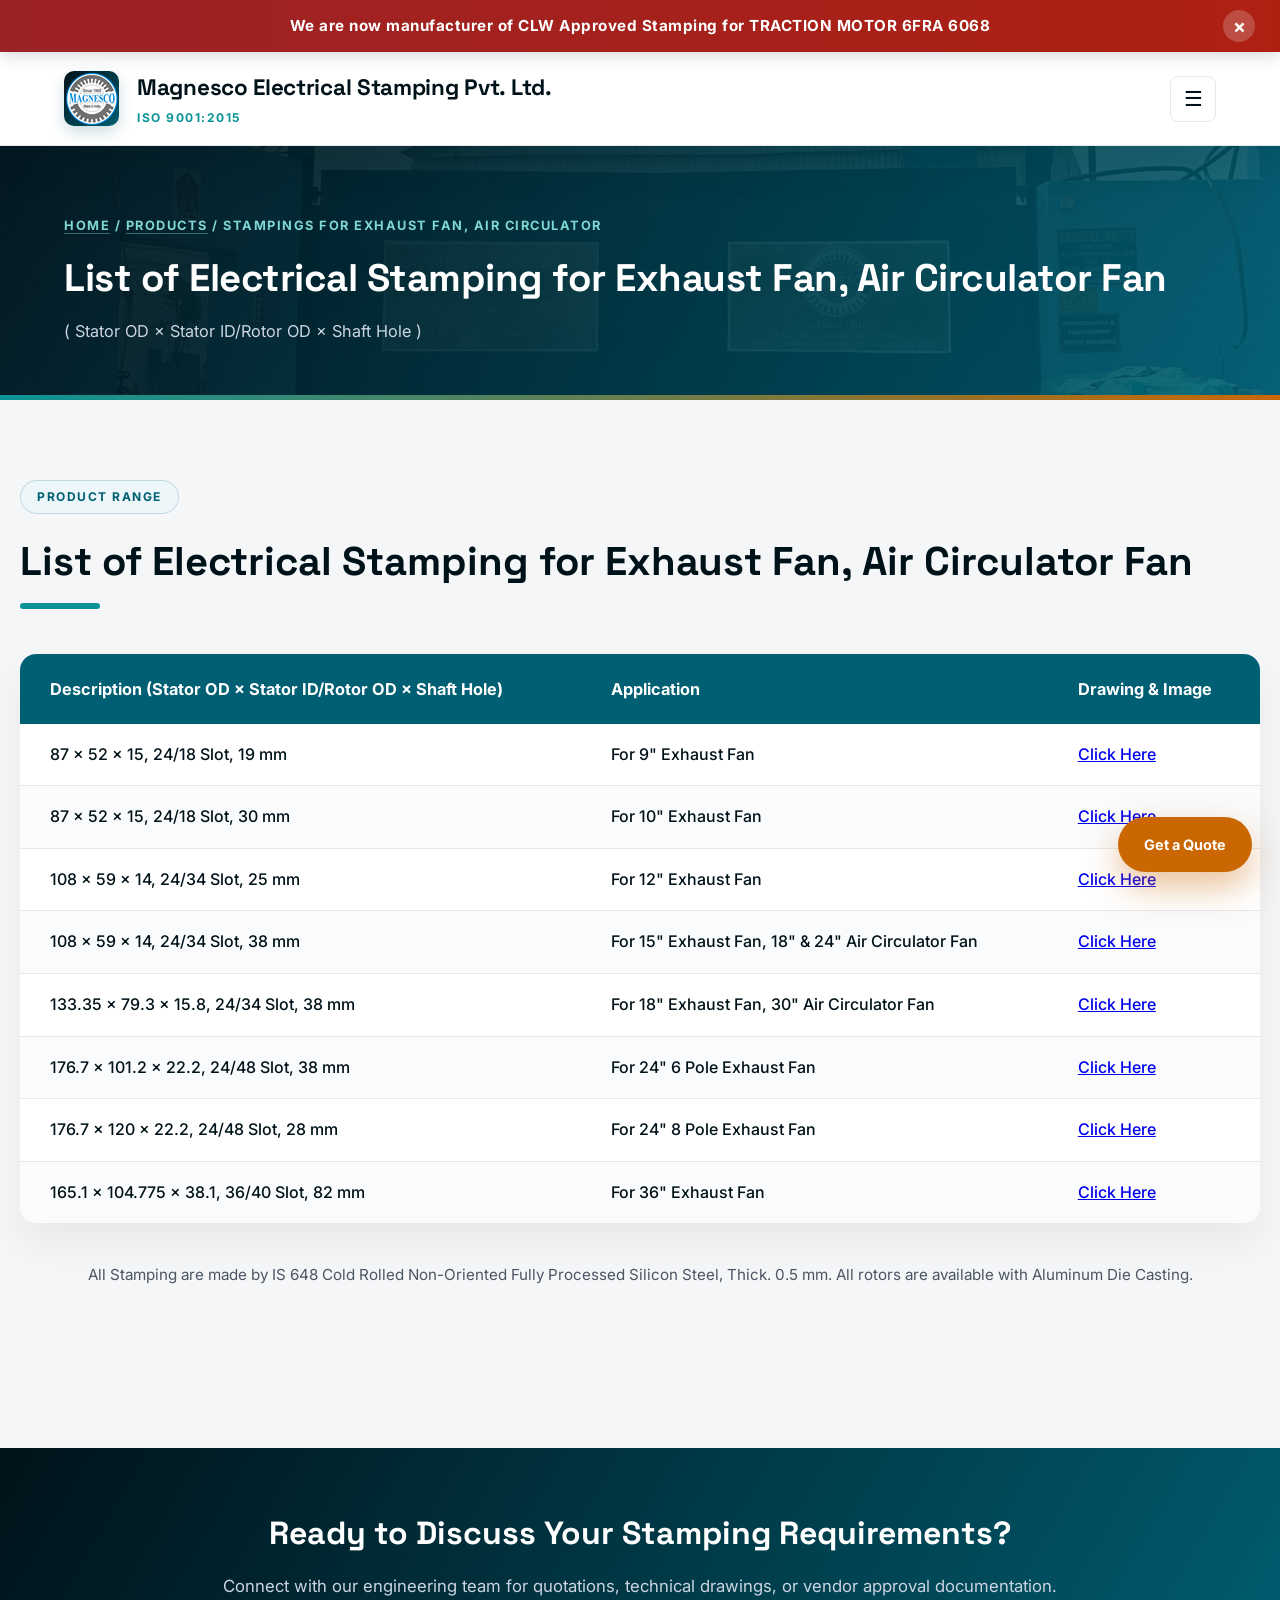
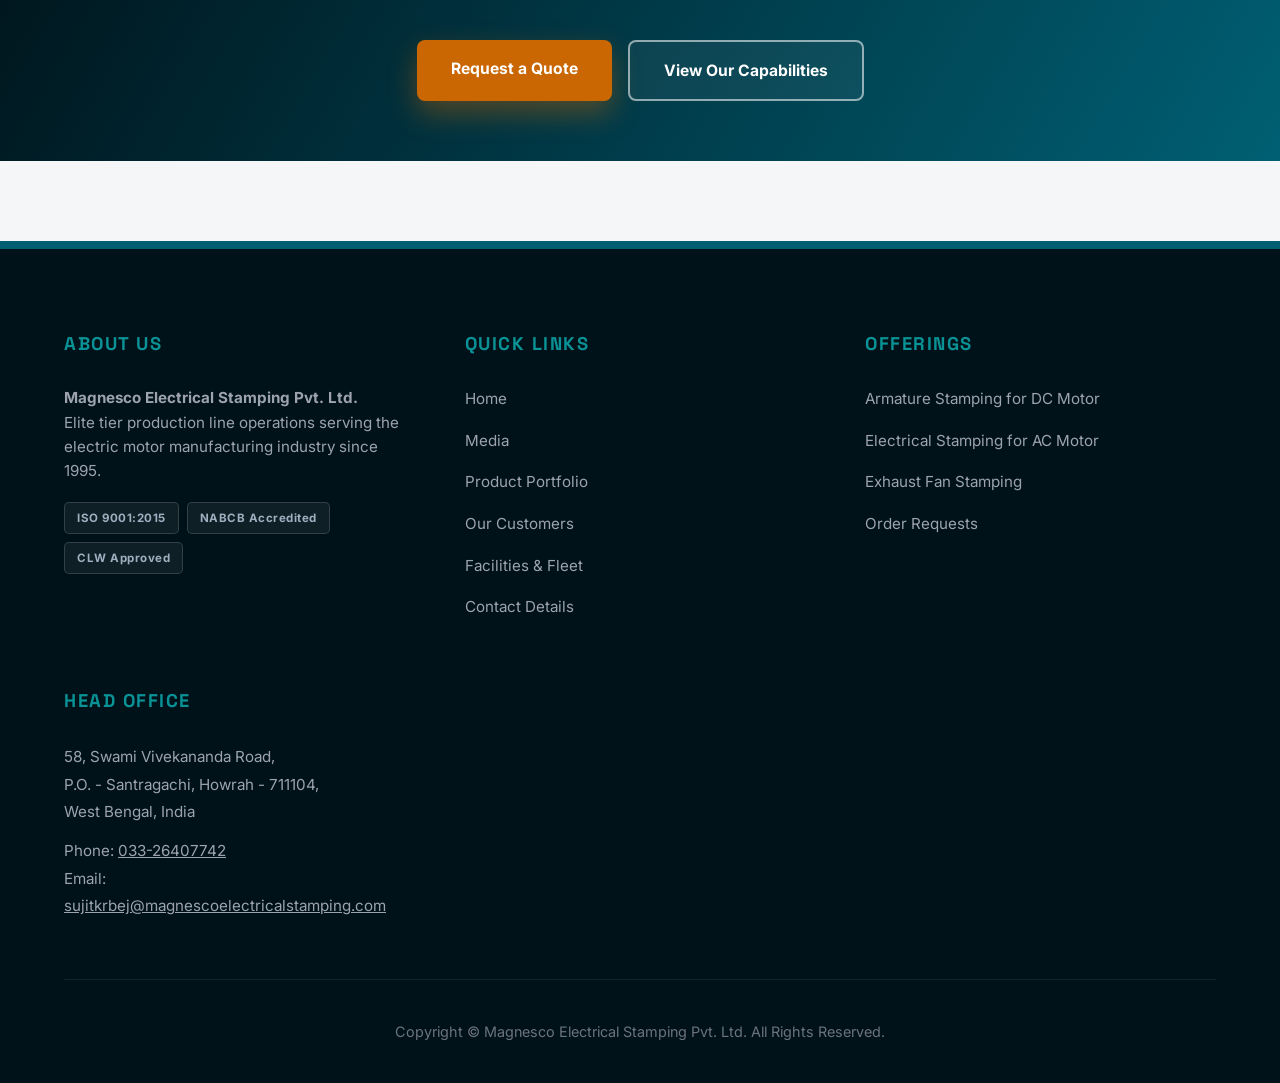
<file: product-exhaust-fan-stamping.html>
<!DOCTYPE html>
<html lang="en" class="no-js">
<head>
    <!-- Removes the no-js fallback class as soon as JS is available -->
    <script>document.documentElement.classList.remove('no-js');</script>
    <meta charset="UTF-8">
    <meta name="viewport" content="width=device-width, initial-scale=1.0">
    <title>Exhaust Fan & Air Circulator Stampings | Magnesco Electrical Stamping Pvt. Ltd.</title>

    <!-- Search engine metadata -->
    <meta name="description" content="Full list of electrical stampings for exhaust fans and air circulator fans manufactured by Magnesco Electrical Stamping Pvt. Ltd.">
    <meta name="keywords" content="exhaust fan stamping, air circulator stamping">
    <meta name="author" content="Magnesco Electrical Stamping Pvt. Ltd.">
    <meta name="robots" content="index, follow">
    <meta name="googlebot" content="index, follow">
    <meta name="theme-color" content="#005f73">
    <link rel="canonical" href="https://www.magnescoelectricalstamping.com/product-exhaust-fan-stamping.html">

    <!-- Social share metadata (Open Graph + Twitter Card) -->
    <meta property="og:type" content="business.business">
    <meta property="og:site_name" content="Magnesco Electrical Stamping Pvt. Ltd.">
    <meta property="og:title" content="Exhaust Fan & Air Circulator Stampings | Magnesco Electrical Stamping Pvt. Ltd.">
    <meta property="og:description" content="Full list of electrical stampings for exhaust fans and air circulator fans manufactured by Magnesco Electrical Stamping Pvt. Ltd.">
    <meta property="og:image" content="https://www.magnescoelectricalstamping.com/assets/images/social_preview.png">
    <meta property="og:url" content="https://www.magnescoelectricalstamping.com/product-exhaust-fan-stamping.html">
    <meta property="og:locale" content="en_IN">
    <meta name="twitter:card" content="summary_large_image">
    <meta name="twitter:title" content="Exhaust Fan & Air Circulator Stampings | Magnesco Electrical Stamping Pvt. Ltd.">
    <meta name="twitter:description" content="Full list of electrical stampings for exhaust fans and air circulator fans manufactured by Magnesco Electrical Stamping Pvt. Ltd.">
	<meta name="twitter:image" content="https://www.magnescoelectricalstamping.com/assets/images/social_preview.png">

    <!-- Favicons -->
    <link rel="icon" type="image/x-icon" href="assets/images/1v3CCT2BIICOxb7OqFC4.png">
    <link rel="apple-touch-icon" href="assets/images/9nDKSJ1tqDcFAeSeTS7d.png">

    <!-- Typography: display font for headings, body font for copy -->
    <link rel="preconnect" href="https://fonts.googleapis.com">
    <link rel="preconnect" href="https://fonts.gstatic.com" crossorigin>
    <link href="https://fonts.googleapis.com/css2?family=Space+Grotesk:wght@500;600;700&family=Inter:wght@400;500;600;700;800&display=swap" rel="stylesheet">

    <!-- Shared stylesheet (single file, used by every page) -->
    <link rel="stylesheet" href="css/style.css">

    <!-- Organization structured data for search engines -->
    <script type="application/ld+json">
    {
      "@context": "https://schema.org",
      "@type": "Organization",
      "@id": "https://www.magnescoelectricalstamping.com/#organization",
      "name": "Magnesco Electrical Stamping Pvt. Ltd.",
      "url": "https://www.magnescoelectricalstamping.com/",
      "logo": "https://www.magnescoelectricalstamping.com/assets/images/8XQ1AbDtiBZoxcn2L4eJ.png",
      "image": "https://www.magnescoelectricalstamping.com/assets/images/nL9BBUu0XMlslFqzXFMg.png",
      "foundingDate": "1995",
      "description": "NABCB accredited, ISO 9001:2015 certified manufacturer of electrical and traction motor stamping, CLW approved vendor.",
      "address": {
        "@type": "PostalAddress",
        "streetAddress": "58, Swami Vivekananda Road, Santragachi",
        "addressLocality": "Howrah",
        "postalCode": "711104",
        "addressRegion": "West Bengal",
        "addressCountry": "IN"
      },
      "contactPoint": [
        {
          "@type": "ContactPoint",
          "contactType": "customer service",
          "telephone": "+91-33-26407742",
          "email": "sujitkrbej@magnescoelectricalstamping.com",
          "areaServed": "IN",
          "availableLanguage": ["English", "Hindi", "Bengali"]
        },
        {
          "@type": "ContactPoint",
          "contactType": "sales",
          "telephone": "+91-9830278539",
          "areaServed": "IN"
        }
      ],
      "telephone": "+91-33-26407742",
      "email": "sujitkrbej@magnescoelectricalstamping.com"
    }
    </script>

    <!-- Breadcrumb structured data for search engines -->
    <script type="application/ld+json">
    {
      "@context": "https://schema.org",
      "@type": "BreadcrumbList",
      "itemListElement": [
        {
          "@type": "ListItem",
          "position": 1,
          "name": "Home",
          "item": "https://www.magnescoelectricalstamping.com/index.html"
        },
        {
          "@type": "ListItem",
          "position": 2,
          "name": "Products",
          "item": "https://www.magnescoelectricalstamping.com/products.html"
        },
        {
          "@type": "ListItem",
          "position": 3,
          "name": "Exhaust Fan & Air Circulator Stampings",
          "item": "https://www.magnescoelectricalstamping.com/product-exhaust-fan-stamping.html"
        }
      ]
    }
    </script>
</head>
<body>
    <!-- Dismissible top announcement banner -->
    <div class="clw-top-banner" id="clwAlertBanner">
        We are now manufacturer of CLW Approved Stamping for TRACTION MOTOR 6FRA 6068
        <button type="button" class="close-banner-btn" onclick="hideClwBanner()" aria-label="Dismiss announcement">×</button>
    </div>

    <!-- Site header: logo, mobile nav toggle, primary navigation -->
    <header>
        <a href="index.html" class="brand-identity">
            <div class="brand-monogram"><img src="assets/images/8XQ1AbDtiBZoxcn2L4eJ.png" alt="Magnesco Electrical Stamping Pvt. Ltd. logo"></div>
            <div class="brand-title-block">
                <h1>Magnesco Electrical Stamping Pvt. Ltd.</h1>
                <p>ISO 9001:2015</p>
            </div>
        </a>

        <button type="button" class="nav-toggle-btn" id="navToggleBtn" onclick="toggleMobileNav()" aria-label="Toggle navigation menu" aria-expanded="false" aria-controls="primaryNavList">☰</button>

        <nav>
            <ul id="primaryNavList">
                <li><a href="index.html">Home</a></li>
                <li><a href="media.html">Media</a></li>
                <li><a href="products.html" class="active-view-link">Product</a></li>
                <li><a href="customers.html">Customer</a></li>
                <li><a href="facilities.html">Our Facilities</a></li>
                <li><a href="contact.html">Contact Us</a></li>
                <li><a href="contact.html" class="nav-quote-cta">Get a Quote</a></li>
            </ul>
        </nav>
    </header>

    <!-- Page-specific content -->
    <main class="page-enter">
        <section class="sub-page-banner">
            <div class="sub-page-banner-inner">
                <div class="sub-page-breadcrumb"><a href="index.html">Home</a> / <a href="products.html">Products</a> / Stampings for Exhaust Fan, Air Circulator</div>
                <h2>List of Electrical Stamping for Exhaust Fan, Air Circulator Fan</h2>
                <p>( Stator OD × Stator ID/Rotor OD × Shaft Hole )</p>
            </div>
        </section>
        <div class="structural-grid-container">
            <span class="section-eyebrow-tag">Product Range</span>
            <h3 class="section-headline-accent">List of Electrical Stamping for Exhaust Fan, Air Circulator Fan</h3>
            <div class="table-scroll-wrapper">
                <table class="machinery-datatable">
                    <thead>
                        <tr>
                            <th>Description (Stator OD × Stator ID/Rotor OD × Shaft Hole)</th>
                            <th>Application</th>
                            <th>Drawing &amp; Image</th>
                        </tr>
                    </thead>
                    <tbody>
                        <tr><td>87 × 52 × 15, 24/18 Slot, 19 mm</td><td>For 9" Exhaust Fan</td><td><a href="assets/files/63W5Oubg4RmI0D1URK8b.pdf" target="_blank" rel="noopener">Click Here</a></td></tr>
                        <tr><td>87 × 52 × 15, 24/18 Slot, 30 mm</td><td>For 10" Exhaust Fan</td><td><a href="assets/files/63W5Oubg4RmI0D1URK8b.pdf" target="_blank" rel="noopener">Click Here</a></td></tr>
                        <tr><td>108 × 59 × 14, 24/34 Slot, 25 mm</td><td>For 12" Exhaust Fan</td><td><a href="404.html" target="_blank">Click Here</a></td></tr>
                        <tr><td>108 × 59 × 14, 24/34 Slot, 38 mm</td><td>For 15" Exhaust Fan, 18" &amp; 24" Air Circulator Fan</td><td><a href="404.html" target="_blank">Click Here</a></td></tr>
                        <tr><td>133.35 × 79.3 × 15.8, 24/34 Slot, 38 mm</td><td>For 18" Exhaust Fan, 30" Air Circulator Fan</td><td><a href="404.html" target="_blank">Click Here</a></td></tr>
                        <tr><td>176.7 × 101.2 × 22.2, 24/48 Slot, 38 mm</td><td>For 24" 6 Pole Exhaust Fan</td><td><a href="404.html" target="_blank">Click Here</a></td></tr>
                        <tr><td>176.7 × 120 × 22.2, 24/48 Slot, 28 mm</td><td>For 24" 8 Pole Exhaust Fan</td><td><a href="404.html" target="_blank">Click Here</a></td></tr>
                        <tr><td>165.1 × 104.775 × 38.1, 36/40 Slot, 82 mm</td><td>For 36" Exhaust Fan</td><td><a href="404.html" target="_blank">Click Here</a></td></tr>
                    </tbody>
                </table>
            </div>
            <p class="table-footnote">All Stamping are made by IS 648 Cold Rolled Non-Oriented Fully Processed Silicon Steel, Thick. 0.5 mm. All rotors are available with Aluminum Die Casting.</p>
        </div>
    </main>

    <!-- Pre-footer call to action -->
    <section class="cta-band">
        <h3>Ready to Discuss Your Stamping Requirements?</h3>
        <p>Connect with our engineering team for quotations, technical drawings, or vendor approval documentation.</p>
        <div class="hero-cta-row">
            <a href="contact.html" class="hero-btn hero-btn-primary">Request a Quote</a>
            <a href="facilities.html" class="hero-btn hero-btn-secondary">View Our Capabilities</a>
        </div>
    </section>

    <!-- Site footer: sitemap columns, contact summary, copyright -->
    <footer>
        <div class="footer-structural-columns">
            <div class="footer-column-block">
                <h4>About Us</h4>
                <p style="color: #9ca3af; font-size: 0.95rem;">
                    <strong>Magnesco Electrical Stamping Pvt. Ltd.</strong><br>
                    Elite tier production line operations serving the electric motor manufacturing industry since 1995.
                </p>
                <div style="display:flex; flex-wrap:wrap; gap:8px; margin-top:18px;">
                    <span style="background:rgba(255,255,255,0.06); border:1px solid rgba(255,255,255,0.15); color:#a0aec0; font-size:0.72rem; font-weight:700; letter-spacing:0.5px; padding:6px 12px; border-radius:5px;">ISO 9001:2015</span>
                    <span style="background:rgba(255,255,255,0.06); border:1px solid rgba(255,255,255,0.15); color:#a0aec0; font-size:0.72rem; font-weight:700; letter-spacing:0.5px; padding:6px 12px; border-radius:5px;">NABCB Accredited</span>
                    <span style="background:rgba(255,255,255,0.06); border:1px solid rgba(255,255,255,0.15); color:#a0aec0; font-size:0.72rem; font-weight:700; letter-spacing:0.5px; padding:6px 12px; border-radius:5px;">CLW Approved</span>
                </div>
            </div>
            <div class="footer-column-block">
                <h4>Quick Links</h4>
                <ul>
                    <li><a href="index.html">Home</a></li>
                    <li><a href="media.html">Media</a></li>
                    <li><a href="products.html">Product Portfolio</a></li>
                    <li><a href="customers.html">Our Customers</a></li>
                    <li><a href="facilities.html">Facilities & Fleet</a></li>
                    <li><a href="contact.html">Contact Details</a></li>
                </ul>
            </div>
            <div class="footer-column-block">
                <h4>Offerings</h4>
                <ul>
                    <li><a href="products.html">Armature Stamping for DC Motor</a></li>
                    <li><a href="products.html">Electrical Stamping for AC Motor</a></li>
                    <li><a href="products.html">Exhaust Fan Stamping</a></li>
                    <li><a href="contact.html">Order Requests</a></li>
                </ul>
            </div>
            <div class="footer-column-block">
                <h4>Head Office</h4>
                <p style="color: #9ca3af; font-size: 0.95rem; line-height: 1.8;">
                    58, Swami Vivekananda Road,<br>
                    P.O. - Santragachi, Howrah - 711104,<br>
                    West Bengal, India
                </p>
                <p style="color: #9ca3af; font-size: 0.95rem; margin-top: 12px; line-height: 1.8;">
                    Phone: <a href="tel:+913326407742" style="color:inherit; text-decoration:underline;">033-26407742</a><br>
                    Email: <a href="mailto:sujitkrbej@magnescoelectricalstamping.com" style="color:inherit; text-decoration:underline;">sujitkrbej@magnescoelectricalstamping.com</a>
                </p>
            </div>
        </div>
        <div class="footer-copyright-panel">
            Copyright © Magnesco Electrical Stamping Pvt. Ltd. All Rights Reserved.
        </div>
    </footer>

    <!-- Floating quote button + back-to-top button, visible on scroll -->
    <a href="contact.html" class="floating-quote-btn" aria-label="Request a quote">
        <span class="quote-btn-label">Get a Quote</span>
    </a>
    <button type="button" id="backToTopBtn" class="back-to-top-btn" onclick="scrollToTop()" aria-label="Back to top">↑</button>

    <script src="js/main.js"></script>
</body>
</html>
</file>
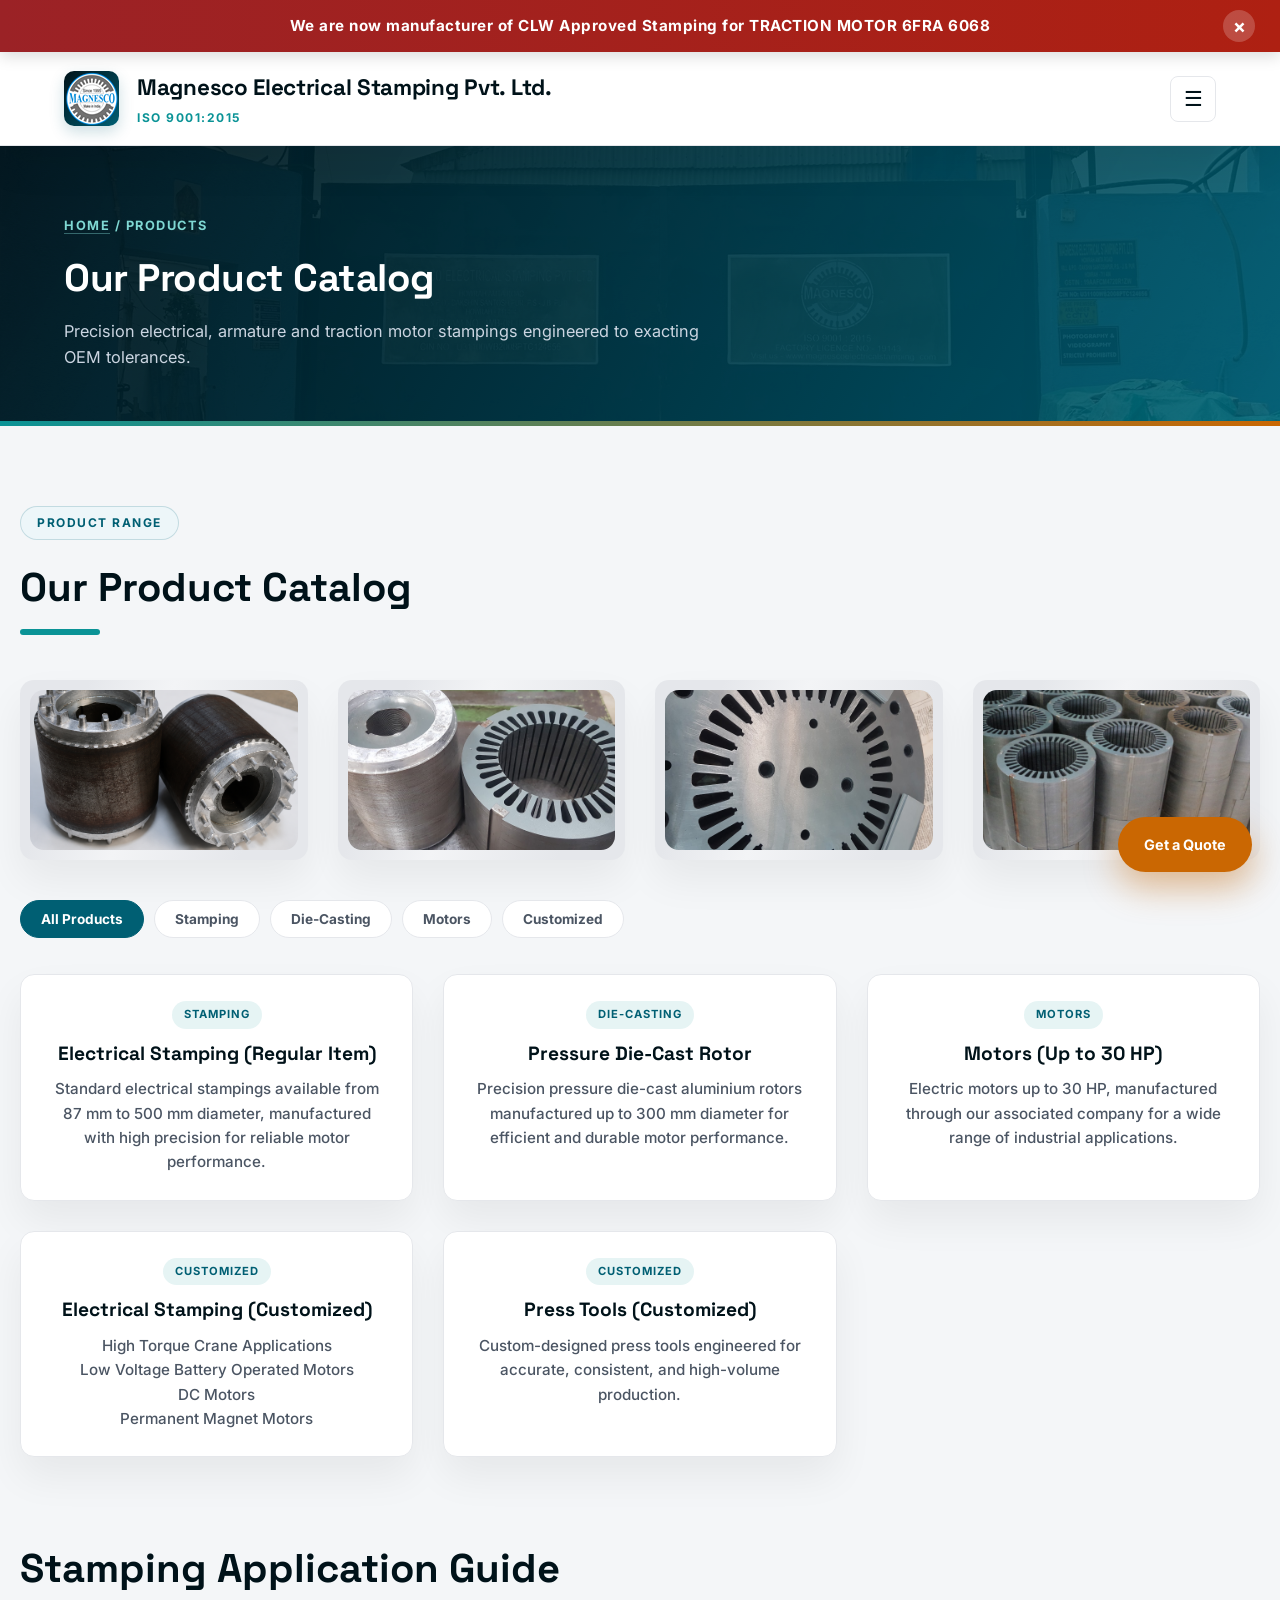
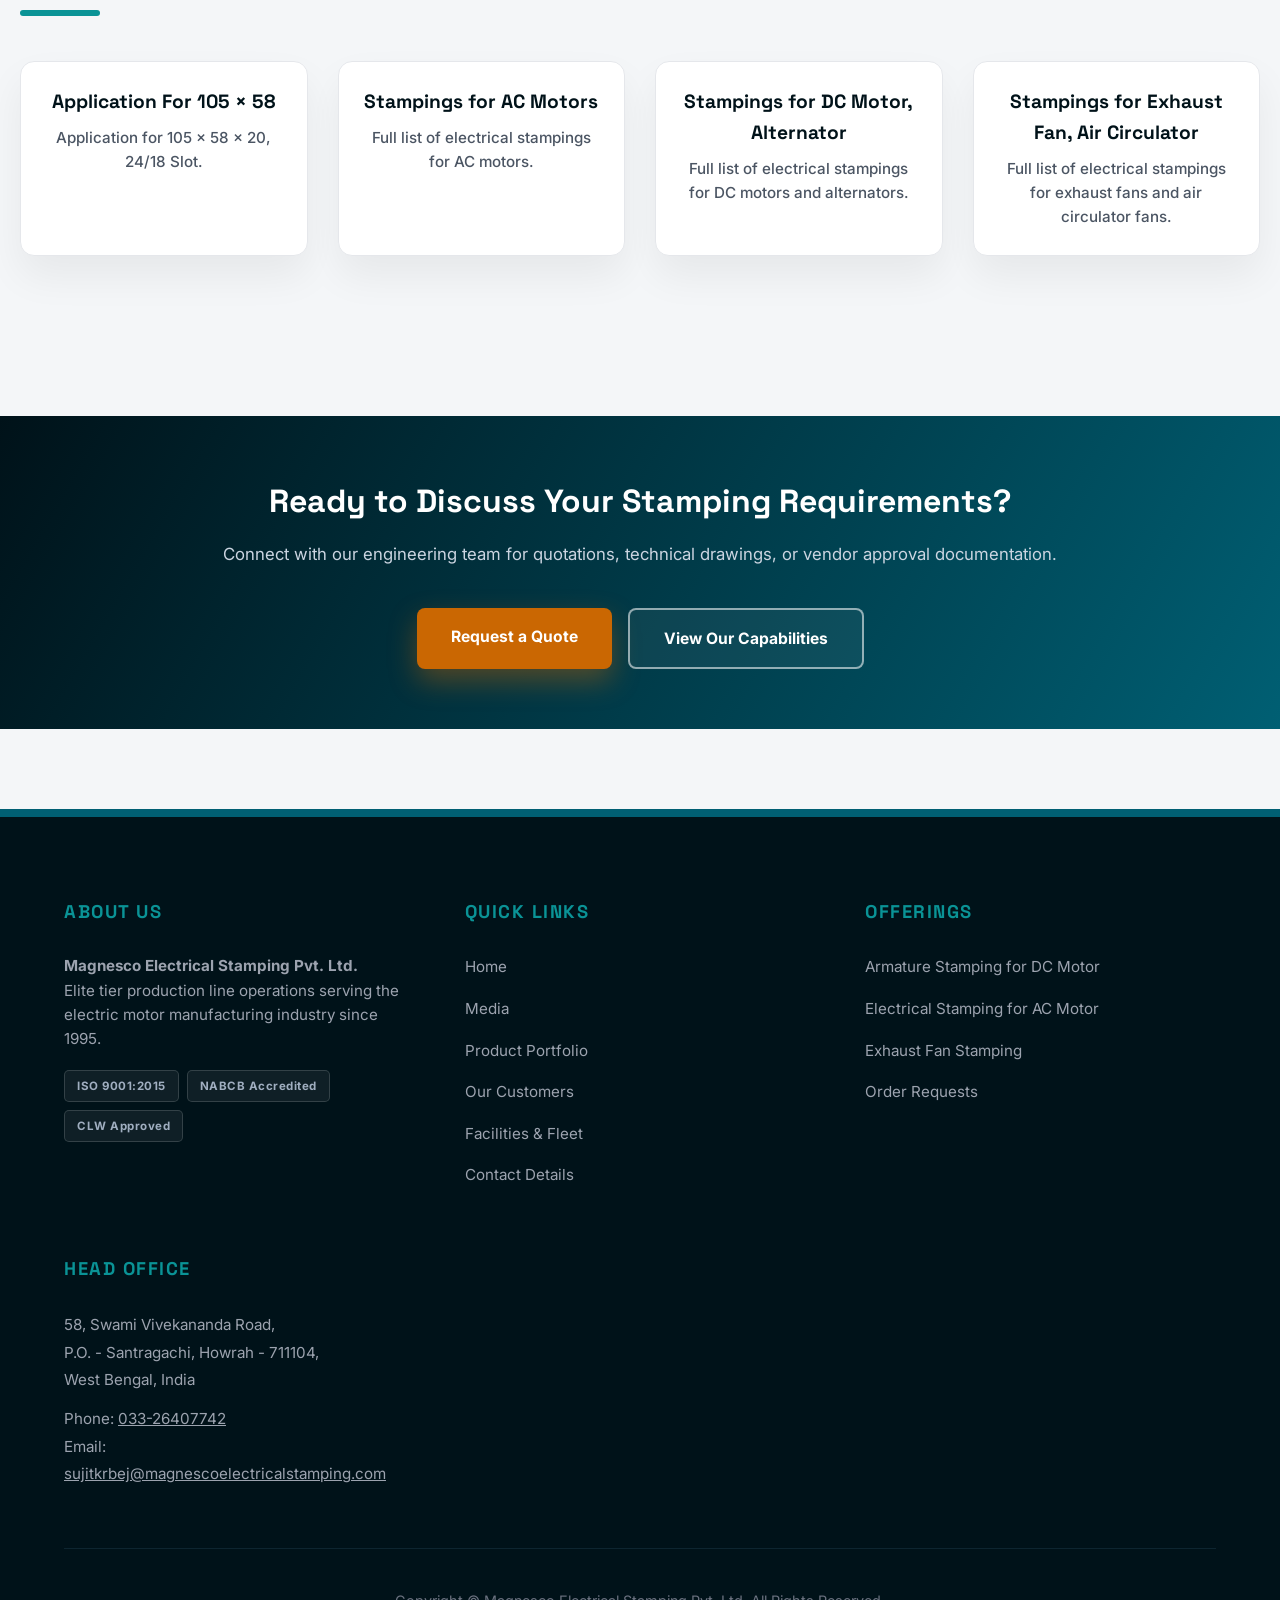
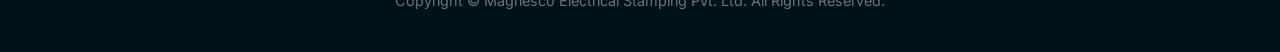
<file: products.html>
<!DOCTYPE html>
<html lang="en" class="no-js">
<head>
    <!-- Removes the no-js fallback class as soon as JS is available -->
    <script>document.documentElement.classList.remove('no-js');</script>
    <meta charset="UTF-8">
    <meta name="viewport" content="width=device-width, initial-scale=1.0">
    <title>Our Product Catalog | Magnesco Electrical Stamping Pvt. Ltd.</title>

    <!-- Search engine metadata -->
    <meta name="description" content="Explore Magnesco Electrical Stamping's product range: electrical stampings, pressure die-cast rotors, motors up to 30 HP, and customized press tools.">
    <meta name="keywords" content="electrical stamping products, die-cast rotor, motor stamping catalog, customized press tools, stamping application guide">
    <meta name="author" content="Magnesco Electrical Stamping Pvt. Ltd.">
    <meta name="robots" content="index, follow">
    <meta name="googlebot" content="index, follow">
    <meta name="theme-color" content="#005f73">
    <link rel="canonical" href="https://www.magnescoelectricalstamping.com/products.html">

    <!-- Social share metadata (Open Graph + Twitter Card) -->
    <meta property="og:type" content="business.business">
    <meta property="og:site_name" content="Magnesco Electrical Stamping Pvt. Ltd.">
    <meta property="og:title" content="Our Product Catalog | Magnesco Electrical Stamping Pvt. Ltd.">
    <meta property="og:description" content="Explore Magnesco Electrical Stamping's product range: electrical stampings, pressure die-cast rotors, motors up to 30 HP, and customized press tools.">
    <meta property="og:image" content="https://www.magnescoelectricalstamping.com/assets/images/social_preview.png">
    <meta property="og:url" content="https://www.magnescoelectricalstamping.com/products.html">
    <meta property="og:locale" content="en_IN">
    <meta name="twitter:card" content="summary_large_image">
    <meta name="twitter:title" content="Our Product Catalog | Magnesco Electrical Stamping Pvt. Ltd.">
    <meta name="twitter:description" content="Explore Magnesco Electrical Stamping's product range: electrical stampings, pressure die-cast rotors, motors up to 30 HP, and customized press tools.">
	<meta name="twitter:image" content="https://www.magnescoelectricalstamping.com/assets/images/social_preview.png">

    <!-- Favicons -->
    <link rel="icon" type="image/x-icon" href="assets/images/1v3CCT2BIICOxb7OqFC4.png">
    <link rel="apple-touch-icon" href="assets/images/9nDKSJ1tqDcFAeSeTS7d.png">

    <!-- Typography: display font for headings, body font for copy -->
    <link rel="preconnect" href="https://fonts.googleapis.com">
    <link rel="preconnect" href="https://fonts.gstatic.com" crossorigin>
    <link href="https://fonts.googleapis.com/css2?family=Space+Grotesk:wght@500;600;700&family=Inter:wght@400;500;600;700;800&display=swap" rel="stylesheet">

    <!-- Shared stylesheet (single file, used by every page) -->
    <link rel="stylesheet" href="css/style.css">

    <!-- Organization structured data for search engines -->
    <script type="application/ld+json">
    {
      "@context": "https://schema.org",
      "@type": "Organization",
      "@id": "https://www.magnescoelectricalstamping.com/#organization",
      "name": "Magnesco Electrical Stamping Pvt. Ltd.",
      "url": "https://www.magnescoelectricalstamping.com/",
      "logo": "https://www.magnescoelectricalstamping.com/assets/images/8XQ1AbDtiBZoxcn2L4eJ.png",
      "image": "https://www.magnescoelectricalstamping.com/assets/images/nL9BBUu0XMlslFqzXFMg.png",
      "foundingDate": "1995",
      "description": "NABCB accredited, ISO 9001:2015 certified manufacturer of electrical and traction motor stamping, CLW approved vendor.",
      "address": {
        "@type": "PostalAddress",
        "streetAddress": "58, Swami Vivekananda Road, Santragachi",
        "addressLocality": "Howrah",
        "postalCode": "711104",
        "addressRegion": "West Bengal",
        "addressCountry": "IN"
      },
      "contactPoint": [
        {
          "@type": "ContactPoint",
          "contactType": "customer service",
          "telephone": "+91-33-26407742",
          "email": "sujitkrbej@magnescoelectricalstamping.com",
          "areaServed": "IN",
          "availableLanguage": ["English", "Hindi", "Bengali"]
        },
        {
          "@type": "ContactPoint",
          "contactType": "sales",
          "telephone": "+91-9830278539",
          "areaServed": "IN"
        }
      ],
      "telephone": "+91-33-26407742",
      "email": "sujitkrbej@magnescoelectricalstamping.com"
    }
    </script>

    <!-- Breadcrumb structured data for search engines -->
    <script type="application/ld+json">
    {
      "@context": "https://schema.org",
      "@type": "BreadcrumbList",
      "itemListElement": [
        {
          "@type": "ListItem",
          "position": 1,
          "name": "Home",
          "item": "https://www.magnescoelectricalstamping.com/index.html"
        },
        {
          "@type": "ListItem",
          "position": 2,
          "name": "Product Catalog",
          "item": "https://www.magnescoelectricalstamping.com/products.html"
        }
      ]
    }
    </script>
</head>
<body>
    <!-- Dismissible top announcement banner -->
    <div class="clw-top-banner" id="clwAlertBanner">
        We are now manufacturer of CLW Approved Stamping for TRACTION MOTOR 6FRA 6068
        <button type="button" class="close-banner-btn" onclick="hideClwBanner()" aria-label="Dismiss announcement">×</button>
    </div>

    <!-- Site header: logo, mobile nav toggle, primary navigation -->
    <header>
        <a href="index.html" class="brand-identity">
            <div class="brand-monogram"><img src="assets/images/8XQ1AbDtiBZoxcn2L4eJ.png" alt="Magnesco Electrical Stamping Pvt. Ltd. logo"></div>
            <div class="brand-title-block">
                <h1>Magnesco Electrical Stamping Pvt. Ltd.</h1>
                <p>ISO 9001:2015</p>
            </div>
        </a>

        <button type="button" class="nav-toggle-btn" id="navToggleBtn" onclick="toggleMobileNav()" aria-label="Toggle navigation menu" aria-expanded="false" aria-controls="primaryNavList">☰</button>

        <nav>
            <ul id="primaryNavList">
                <li><a href="index.html">Home</a></li>
                <li><a href="media.html">Media</a></li>
                <li><a href="products.html" class="active-view-link">Product</a></li>
                <li><a href="customers.html">Customer</a></li>
                <li><a href="facilities.html">Our Facilities</a></li>
                <li><a href="contact.html">Contact Us</a></li>
                <li><a href="contact.html" class="nav-quote-cta">Get a Quote</a></li>
            </ul>
        </nav>
    </header>

    <!-- Page-specific content -->
    <main class="page-enter">
        <section class="sub-page-banner">
            <div class="sub-page-banner-inner">
                <div class="sub-page-breadcrumb"><a href="index.html">Home</a> / Products</div>
                <h2>Our Product Catalog</h2>
                <p>Precision electrical, armature and traction motor stampings engineered to exacting OEM tolerances.</p>
            </div>
        </section>
        <div class="structural-grid-container">
            <span class="section-eyebrow-tag">Product Range</span>
            <h3 class="section-headline-accent">Our Product Catalog</h3>

            <div class="product-image-strip">
                <div class="card-image-box-placeholder"><img src="assets/images/sGtkdDPWPwhel4qzr0Vn.png" alt="Magnesco Electrical Stamping production line overview" loading="lazy"></div>
                <div class="card-image-box-placeholder"><img src="assets/images/paajevZ20aLdFkBrySsL.png" alt="Stator and rotor core set" loading="lazy"></div>
                <div class="card-image-box-placeholder"><img src="assets/images/fFoAqbLtTYk80ybVdIS6.png" alt="Motor stator stamping" loading="lazy"></div>
                <div class="card-image-box-placeholder"><img src="assets/images/5kmXSu8w66OqauyBwXqu.png" style="object-position: 50% 25%;" alt="Electrical motor stator stampings" loading="lazy"></div>
            </div>

            <div class="product-filter-row" id="productFilterRow" role="tablist" aria-label="Filter products by category">
                <button type="button" class="product-filter-btn filter-active" data-filter="all" onclick="filterProducts('all', this)">All Products</button>
                <button type="button" class="product-filter-btn" data-filter="Stamping" onclick="filterProducts('Stamping', this)">Stamping</button>
                <button type="button" class="product-filter-btn" data-filter="Die-Casting" onclick="filterProducts('Die-Casting', this)">Die-Casting</button>
                <button type="button" class="product-filter-btn" data-filter="Motors" onclick="filterProducts('Motors', this)">Motors</button>
                <button type="button" class="product-filter-btn" data-filter="Customized" onclick="filterProducts('Customized', this)">Customized</button>
            </div>

            <div class="product-catalog-grid" id="productCatalogGrid">
                <div class="standard-modular-card" data-category="Stamping">
                    <div class="card-body-meta-block">
                        <span class="product-card-tag">Stamping</span>
                        <h4>Electrical Stamping (Regular Item)</h4>
                        <p>Standard electrical stampings available from 87 mm to 500 mm diameter, manufactured with high precision for reliable motor performance.</p>
                    </div>
                </div>
                <div class="standard-modular-card" data-category="Die-Casting">
                    <div class="card-body-meta-block">
                        <span class="product-card-tag">Die-Casting</span>
                        <h4>Pressure Die-Cast Rotor</h4>
                        <p>Precision pressure die-cast aluminium rotors manufactured up to 300 mm diameter for efficient and durable motor performance.</p>
                    </div>
                </div>
                <div class="standard-modular-card" data-category="Motors">
                    <div class="card-body-meta-block">
                        <span class="product-card-tag">Motors</span>
                        <h4>Motors (Up to 30 HP)</h4>
                        <p>Electric motors up to 30 HP, manufactured through our associated company for a wide range of industrial applications.</p>
                    </div>
                </div>
                <div class="standard-modular-card" data-category="Customized">
                    <div class="card-body-meta-block">
                        <span class="product-card-tag">Customized</span>
                        <h4>Electrical Stamping (Customized)</h4>
                        <p>High Torque Crane Applications<br>Low Voltage Battery Operated Motors<br>DC Motors<br>Permanent Magnet Motors</p>
                    </div>
                </div>
                <div class="standard-modular-card" data-category="Customized">
                    <div class="card-body-meta-block">
                        <span class="product-card-tag">Customized</span>
                        <h4>Press Tools (Customized)</h4>
                        <p>Custom-designed press tools engineered for accurate, consistent, and high-volume production.</p>
                        <p><br></p>
                    </div>
                </div>
            </div>

            <div class="section-block-spacing">
                <h3 class="section-headline-accent">Stamping Application Guide</h3>
                <div class="uniform-card-matrix">
                    <a class="standard-modular-card application-guide-card" href="product-105%C3%9758.html">
                        <div class="card-body-meta-block">
                            <h4>Application For 105 × 58</h4>
                            <p>Application for 105 × 58 × 20, 24/18 Slot.</p>
                        </div></a>
                    <a class="standard-modular-card application-guide-card" href="product-ac-motor-stamping.html">
                        <div class="card-body-meta-block">
                            <h4>Stampings for AC Motors</h4>
                            <p>Full list of electrical stampings for AC motors.</p>
                        </div></a>
                    <a class="standard-modular-card application-guide-card" href="product-dc-motor-stamping.html">
                        <div class="card-body-meta-block">
                            <h4>Stampings for DC Motor, Alternator</h4>
                            <p>Full list of electrical stampings for DC motors and alternators.</p>
                        </div></a>
                    <a class="standard-modular-card application-guide-card" href="product-exhaust-fan-stamping.html">
                        <div class="card-body-meta-block">
                            <h4>Stampings for Exhaust Fan, Air Circulator</h4>
                            <p>Full list of electrical stampings for exhaust fans and air circulator fans.</p>
                        </div></a>
                </div>
            </div>
        </div>
    </main>

    <!-- Pre-footer call to action -->
    <section class="cta-band">
        <h3>Ready to Discuss Your Stamping Requirements?</h3>
        <p>Connect with our engineering team for quotations, technical drawings, or vendor approval documentation.</p>
        <div class="hero-cta-row">
            <a href="contact.html" class="hero-btn hero-btn-primary">Request a Quote</a>
            <a href="facilities.html" class="hero-btn hero-btn-secondary">View Our Capabilities</a>
        </div>
    </section>

    <!-- Site footer: sitemap columns, contact summary, copyright -->
    <footer>
        <div class="footer-structural-columns">
            <div class="footer-column-block">
                <h4>About Us</h4>
                <p style="color: #9ca3af; font-size: 0.95rem;">
                    <strong>Magnesco Electrical Stamping Pvt. Ltd.</strong><br>
                    Elite tier production line operations serving the electric motor manufacturing industry since 1995.
                </p>
                <div style="display:flex; flex-wrap:wrap; gap:8px; margin-top:18px;">
                    <span style="background:rgba(255,255,255,0.06); border:1px solid rgba(255,255,255,0.15); color:#a0aec0; font-size:0.72rem; font-weight:700; letter-spacing:0.5px; padding:6px 12px; border-radius:5px;">ISO 9001:2015</span>
                    <span style="background:rgba(255,255,255,0.06); border:1px solid rgba(255,255,255,0.15); color:#a0aec0; font-size:0.72rem; font-weight:700; letter-spacing:0.5px; padding:6px 12px; border-radius:5px;">NABCB Accredited</span>
                    <span style="background:rgba(255,255,255,0.06); border:1px solid rgba(255,255,255,0.15); color:#a0aec0; font-size:0.72rem; font-weight:700; letter-spacing:0.5px; padding:6px 12px; border-radius:5px;">CLW Approved</span>
                </div>
            </div>
            <div class="footer-column-block">
                <h4>Quick Links</h4>
                <ul>
                    <li><a href="index.html">Home</a></li>
                    <li><a href="media.html">Media</a></li>
                    <li><a href="products.html">Product Portfolio</a></li>
                    <li><a href="customers.html">Our Customers</a></li>
                    <li><a href="facilities.html">Facilities & Fleet</a></li>
                    <li><a href="contact.html">Contact Details</a></li>
                </ul>
            </div>
            <div class="footer-column-block">
                <h4>Offerings</h4>
                <ul>
                    <li><a href="products.html">Armature Stamping for DC Motor</a></li>
                    <li><a href="products.html">Electrical Stamping for AC Motor</a></li>
                    <li><a href="products.html">Exhaust Fan Stamping</a></li>
                    <li><a href="contact.html">Order Requests</a></li>
                </ul>
            </div>
            <div class="footer-column-block">
                <h4>Head Office</h4>
                <p style="color: #9ca3af; font-size: 0.95rem; line-height: 1.8;">
                    58, Swami Vivekananda Road,<br>
                    P.O. - Santragachi, Howrah - 711104,<br>
                    West Bengal, India
                </p>
                <p style="color: #9ca3af; font-size: 0.95rem; margin-top: 12px; line-height: 1.8;">
                    Phone: <a href="tel:+913326407742" style="color:inherit; text-decoration:underline;">033-26407742</a><br>
                    Email: <a href="mailto:sujitkrbej@magnescoelectricalstamping.com" style="color:inherit; text-decoration:underline;">sujitkrbej@magnescoelectricalstamping.com</a>
                </p>
            </div>
        </div>
        <div class="footer-copyright-panel">
            Copyright © Magnesco Electrical Stamping Pvt. Ltd. All Rights Reserved.
        </div>
    </footer>

    <!-- Floating quote button + back-to-top button, visible on scroll -->
    <a href="contact.html" class="floating-quote-btn" aria-label="Request a quote">
        <span class="quote-btn-label">Get a Quote</span>
    </a>
    <button type="button" id="backToTopBtn" class="back-to-top-btn" onclick="scrollToTop()" aria-label="Back to top">↑</button>

    <script src="js/main.js"></script>
</body>
</html>
</file>
<file: css/style.css>
/* ==========================================================================
   Site Stylesheet
   Shared across every page of the site. Load order: this file only
   (no other CSS files are required). Referenced from each page as
   "css/style.css"; any url() paths in here are written relative to
   THIS file's location (css/), so image references use "../assets/..."
   to reach the assets folder at the project root.
   ========================================================================== */

        :root {
            --primary-petrol: #005f73;
            --primary-teal: #0a9396;
            --titanium-dark: #001219;
            --accent-orange: #ca6702;
            --steel-light: #f4f6f8;
            --pure-white: #ffffff;
            --slate-gray: #4b5563;
            --card-border: #e5e7eb;
            --shadow-premium: 0 20px 40px rgba(0, 0, 0, 0.06);
            --transition-smooth: all 0.5s cubic-bezier(0.16, 1, 0.3, 1);
            --font-display: 'Space Grotesk', 'Segoe UI', -apple-system, sans-serif;
            --font-body: 'Inter', 'Segoe UI', -apple-system, sans-serif;
            /* Consistent spacing scale used across every section, grid and block */
            --space-xs: 8px;
            --space-sm: 16px;
            --space-md: 24px;
            --space-lg: 40px;
            --space-xl: 80px;
            --grid-gap: 30px;
        }

        /* Consistent gap between stacked sub-sections within any page */
        .section-block-spacing {
            margin-top: var(--space-xl);
        }

        * {
            margin: 0;
            padding: 0;
            box-sizing: border-box;
            font-family: var(--font-body);
        }

        html {
            scroll-behavior: smooth;
        }

        body {
            background-color: var(--steel-light);
            color: var(--titanium-dark);
            line-height: 1.6;
            overflow-x: hidden;
        }

        h1, h2, h3, h4,
        .hero-industrial-canvas h2,
        .section-headline-accent,
        .metric-node h3,
        .card-body-meta-block h4,
        .brand-title-block h1 {
            font-family: var(--font-display);
        }

        a:focus-visible, button:focus-visible {
            outline: 3px solid var(--primary-teal);
            outline-offset: 3px;
        }

        /* Top Highlight Information Banner Layout */
        .clw-top-banner {
            background: linear-gradient(90deg, #9b2226, #ae2012);
            color: var(--pure-white);
            padding: 14px 40px;
            text-align: center;
            font-weight: 700;
            font-size: 0.95rem;
            letter-spacing: 0.5px;
            position: relative;
            z-index: 2000;
            display: flex;
            justify-content: center;
            align-items: center;
            box-shadow: 0 4px 15px rgba(0,0,0,0.15);
        }

        /* Perfectly Centered Close Circle Badge */
        .clw-top-banner .close-banner-btn {
            position: absolute;
            right: 25px;
            background: rgba(255, 255, 255, 0.2);
            border: none;
            color: var(--pure-white);
            width: 32px;
            height: 32px;
            border-radius: 50%;
            cursor: pointer;
            font-weight: bold;
            font-size: 1.2rem;
            display: flex;
            align-items: center;
            justify-content: center;
            line-height: 0;
            transition: var(--transition-smooth);
        }

        .clw-top-banner .close-banner-btn:hover {
            background: rgba(255, 255, 255, 0.4);
            transform: scale(1.05);
        }

        /* Navigation Architecture Frame */
        header {
            background: rgba(255, 255, 255, 0.96);
            backdrop-filter: blur(10px);
            position: sticky;
            top: 0;
            z-index: 1000;
            padding: 18px 5%;
            display: flex;
            flex-wrap: wrap;
            justify-content: space-between;
            align-items: center;
            border-bottom: 1px solid var(--card-border);
            box-shadow: var(--shadow-premium);
        }

        .brand-identity {
            display: flex;
            align-items: center;
            gap: 18px;
            text-decoration: none;
        }

        .brand-monogram {
            width: 55px;
            height: 55px;
            flex-shrink: 0;
            background: linear-gradient(135deg, var(--titanium-dark), var(--primary-petrol));
            color: var(--pure-white);
            font-weight: 700;
            font-size: 1.7rem;
            border-radius: 10px;
            display: flex;
            align-items: center;
            justify-content: center;
            box-shadow: 0 6px 15px rgba(0, 95, 115, 0.2);
        }

        /* Image corner radius always mirrors its direct parent container's
           radius: .brand-monogram is rounded (10px), so its <img> matches. */
        .brand-monogram img {
            border-radius: 10px;
        }

        .brand-title-block h1 {
            font-size: 1.4rem;
            color: var(--titanium-dark);
            font-weight: 700;
            letter-spacing: -0.3px;
        }

        .brand-title-block p {
            font-size: 0.75rem;
            color: var(--primary-teal);
            font-weight: 700;
            letter-spacing: 1.5px;
            margin-top: 2px;
        }

        nav {
            display: flex;
            align-items: center;
        }

        nav ul {
            display: flex;
            list-style: none;
            gap: 2px;
        }

        nav ul li a {
            text-decoration: none;
            color: var(--titanium-dark);
            font-weight: 600;
            font-size: 0.95rem;
            padding: 12px 14px;
            border-radius: 8px;
            transition: var(--transition-smooth);
            white-space: nowrap;
        }

        nav ul li a:hover, nav ul li a.active-view-link {
            color: var(--primary-petrol);
            background: #edf6f9;
        }

        /* Mobile navigation toggle */
        .nav-toggle-btn {
            display: none;
            background: none;
            border: 1px solid var(--card-border);
            border-radius: 8px;
            width: 46px;
            height: 46px;
            cursor: pointer;
            color: var(--titanium-dark);
            font-size: 1.3rem;
            align-items: center;
            justify-content: center;
        }

        /* Page entrance fade — applied to <main> on each page load (replaces the
           old single-page-app pane switcher, since every section is now its
           own real page). */
        .page-enter {
            animation: pageFadeIn 0.5s cubic-bezier(0.16, 1, 0.3, 1) forwards;
        }

        @keyframes pageFadeIn {
            from { opacity: 0; transform: translateY(14px); }
            to { opacity: 1; transform: translateY(0); }
        }

        @media (prefers-reduced-motion: reduce) {
            .page-enter { animation: none; }
        }

        /* Main Hero Section */
        .hero-industrial-canvas {
            background: linear-gradient(135deg, rgba(0,18,25,0.95) 40%, rgba(10,147,150,0.85)),
                        url('../assets/images/nL9BBUu0XMlslFqzXFMg.png') no-repeat center top/cover;
            color: var(--pure-white);
            text-align: center;
            padding: 150px 20px 110px;
        }

        .hero-eyebrow {
            display: inline-block;
            color: #7fd8d3;
            background: rgba(10, 147, 150, 0.18);
            border: 1px solid rgba(127, 216, 211, 0.4);
            padding: 7px 18px;
            border-radius: 20px;
            font-size: 0.78rem;
            font-weight: 700;
            letter-spacing: 2px;
            text-transform: uppercase;
            margin-bottom: 24px;
        }

        .hero-industrial-canvas h2 {
            font-size: 3.8rem;
            font-weight: 700;
            letter-spacing: -1px;
            margin-bottom: 15px;
            max-width: 900px;
            margin-left: auto;
            margin-right: auto;
        }

        .hero-industrial-canvas p {
            font-size: 1.5rem;
            color: var(--accent-orange);
            font-weight: 700;
            letter-spacing: 4px;
            text-transform: uppercase;
        }

        .hero-cta-row {
            margin-top: 40px;
            display: flex;
            gap: 16px;
            justify-content: center;
            flex-wrap: wrap;
        }

        .hero-btn {
            padding: 16px 34px;
            border-radius: 8px;
            font-weight: 700;
            font-size: 0.98rem;
            text-decoration: none;
            transition: var(--transition-smooth);
            display: inline-block;
        }

        .hero-btn-primary {
            background: var(--accent-orange);
            color: var(--pure-white);
            box-shadow: 0 12px 28px rgba(202, 103, 2, 0.4);
        }

        .hero-btn-primary:hover {
            transform: translateY(-3px);
            box-shadow: 0 18px 36px rgba(202, 103, 2, 0.5);
        }

        .hero-btn-secondary {
            background: rgba(255, 255, 255, 0.05);
            color: var(--pure-white);
            border: 2px solid rgba(255, 255, 255, 0.55);
        }

        .hero-btn-secondary:hover {
            background: rgba(255, 255, 255, 0.15);
            transform: translateY(-3px);
        }

        /* Stamped-metal badge motif — reflects the company's own stamping process */
        .hero-badge-row {
            margin-top: 46px;
            display: flex;
            gap: 12px;
            justify-content: center;
            flex-wrap: wrap;
        }

        .stamped-badge {
            background: rgba(255, 255, 255, 0.06);
            border: 1px solid rgba(255, 255, 255, 0.22);
            padding: 9px 20px;
            border-radius: 6px;
            font-size: 0.75rem;
            font-weight: 700;
            letter-spacing: 1.2px;
            text-transform: uppercase;
            color: var(--pure-white);
            box-shadow: inset 0 1px 0 rgba(255,255,255,0.15), inset 0 -3px 6px rgba(0,0,0,0.35);
        }

        /* Standard Container Layout Dimensions */
        .structural-grid-container {
            max-width: 1300px;
            margin: 0 auto;
            padding: 80px 20px;
        }

        .section-headline-accent {
            font-size: 2.5rem;
            color: var(--titanium-dark);
            margin-bottom: 45px;
            font-weight: 700;
            position: relative;
            padding-bottom: 15px;
        }

        .section-headline-accent::after {
            content: '';
            position: absolute;
            left: 0;
            bottom: 0;
            width: 80px;
            height: 6px;
            background: var(--primary-teal);
            border-radius: 3px;
        }

        /* Corporate Profile Split Grid layout */
        .profile-asymmetric-split {
            display: grid;
            grid-template-columns: 2fr 1fr;
            gap: 50px;
        }

        .premium-profile-card {
            background: var(--pure-white);
            padding: 50px;
            border-radius: 16px;
            box-shadow: var(--shadow-premium);
            border-left: 6px solid var(--primary-petrol);
        }

        .premium-profile-card p {
            margin-bottom: 25px;
            font-size: 1.1rem;
            color: #2b2d42;
            text-align: justify;
        }

        .metric-sidebar-panel {
            background: linear-gradient(180deg, var(--titanium-dark), #002233);
            color: var(--pure-white);
            padding: 45px;
            border-radius: 16px;
            display: flex;
            flex-direction: column;
            justify-content: center;
            gap: 35px;
            box-shadow: var(--shadow-premium);
        }

        .metric-node h3 {
            font-size: 2.8rem;
            color: var(--primary-teal);
            font-weight: 700;
            line-height: 1;
            margin-bottom: 5px;
        }

        .metric-node p {
            font-size: 0.9rem;
            text-transform: uppercase;
            color: #a0aec0;
            letter-spacing: 1.5px;
            font-weight: 600;
        }

        /* Modular Uniform Card Matrix Layout Grid Framework */
        .uniform-card-matrix {
            display: grid;
            grid-template-columns: repeat(auto-fit, minmax(280px, 1fr));
            gap: var(--grid-gap);
        }

        .standard-modular-card {
            background: var(--pure-white);
            border-radius: 14px;
            overflow: hidden;
            box-shadow: var(--shadow-premium);
            border: 1px solid var(--card-border);
            transition: var(--transition-smooth);
        }

        .standard-modular-card:hover {
            transform: translateY(-8px);
            box-shadow: 0 30px 60px rgba(0,0,0,0.08);
        }

        .application-guide-card {
            cursor: pointer;
            display: block;
            text-decoration: none;
            color: inherit;
        }

        /* Placeholder tiles use a subtle shimmer sweep — styled like a blank stamped
           metal plate awaiting its image. Drop an <img> directly inside any
           .card-image-box-placeholder div; it will auto-fill via object-fit: cover. */
        .card-image-box-placeholder {
            height: 220px;
            width: 100%;
            display: flex;
            align-items: center;
            justify-content: center;
            color: var(--slate-gray);
            font-weight: 600;
            font-size: 0.85rem;
            text-transform: uppercase;
            letter-spacing: 1px;
            text-align: center;
            padding: 10px;
            background-color: #e5e7eb;
            background-image: linear-gradient(110deg, #e5e7eb 8%, #f3f4f6 18%, #e5e7eb 33%);
            background-size: 800px 100%;
            animation: shimmerSweep 2.4s linear infinite;
            border-radius: 14px 14px 0 0;
        }

        @keyframes shimmerSweep {
            0% { background-position: -400px 0; }
            100% { background-position: 400px 0; }
        }

        .card-image-box-placeholder img {
            width: 100%;
            height: 100%;
            object-fit: cover;
            border-radius: 14px 14px 0 0;
        }

        .card-body-meta-block {
            padding: 25px;
            text-align: center;
        }

        .card-body-meta-block h4 {
            font-size: 1.2rem;
            color: var(--titanium-dark);
            font-weight: 700;
            margin-bottom: 8px;
        }

        .card-body-meta-block p {
            font-size: 0.95rem;
            color: var(--slate-gray);
            font-weight: 500;
        }

        /* Fleet Machineries Table Layout Elements */
        .table-scroll-wrapper {
            width: 100%;
            overflow-x: auto;
            -webkit-overflow-scrolling: touch;
            border-radius: 16px;
            box-shadow: var(--shadow-premium);
            margin-top: 40px;
        }

        .machinery-datatable {
            width: 100%;
            min-width: 560px;
            border-collapse: collapse;
            background: var(--pure-white);
        }

        .machinery-datatable th {
            background: var(--primary-petrol);
            color: var(--pure-white);
            text-align: left;
            padding: 22px 30px;
            font-weight: 700;
            font-size: 1.02rem;
        }

        .machinery-datatable td {
            padding: 18px 30px;
            border-bottom: 1px solid var(--card-border);
            font-weight: 500;
            font-size: 1rem;
        }

        .machinery-datatable tr:last-child td { border-bottom: none; }
        .machinery-datatable tr:nth-child(even) { background: #fafbfc; }

        .table-footnote {
            margin-top: var(--space-lg);
            color: var(--slate-gray);
            font-size: 0.95rem;
			text-align: center;
        }

        /* Google Maps Split Layout Interface elements */
        .location-map-split-matrix {
            display: grid;
            grid-template-columns: 1fr 1fr;
            gap: var(--space-lg);
        }

        .google-map-embed-card {
            background: var(--pure-white);
            border-radius: 16px;
            overflow: hidden;
            box-shadow: var(--shadow-premium);
            border: 1px solid var(--card-border);
            display: flex;
            flex-direction: column;
        }

        .embedded-map-iframe-box {
            width: 100%;
            height: 420px;
            border: none;
            background: #e5e7eb;
        }

        .map-card-footer {
            padding: 30px;
            background: var(--pure-white);
            border-top: 1px solid var(--card-border);
        }

        .map-card-footer h4 {
            color: var(--primary-petrol);
            font-size: 1.3rem;
            margin-bottom: 10px;
            font-weight: 700;
        }

        /* Standalone image-only placeholder strip, shown above the filter row */
        .product-image-strip {
            display: grid;
            grid-template-columns: repeat(4, 1fr);
            gap: var(--grid-gap);
            margin: var(--space-lg) 0;
        }

        .product-image-strip .card-image-box-placeholder {
            height: 180px;
            border-radius: 14px;
            box-shadow: var(--shadow-premium);
        }

        /* Direct parent (.card-image-box-placeholder in this strip) is rounded
           14px, so its <img> matches that radius. */
        .product-image-strip .card-image-box-placeholder img {
            border-radius: 14px;
        }

        @media (max-width: 768px) {
            .product-image-strip { grid-template-columns: repeat(2, 1fr); }
        }

        @media (max-width: 480px) {
            .product-image-strip { grid-template-columns: 1fr; }
        }

        /* Product Catalog Grid Layout */
        .product-catalog-grid {
            display: grid;
            grid-template-columns: repeat(auto-fit, minmax(320px, 1fr));
            gap: var(--grid-gap);
        }

        /* Sub-page Banner (secondary hero banner used on interior pages) */
        .sub-page-banner {
            background: linear-gradient(120deg, rgba(0,18,25,0.94), rgba(0,95,115,0.88)),
                        url('../assets/images/nL9BBUu0XMlslFqzXFMg.png') no-repeat center center/cover;
            color: var(--pure-white);
            padding: 70px 5% 56px;
            position: relative;
        }

        .sub-page-banner::after {
            content: '';
            position: absolute;
            left: 0; right: 0; bottom: 0;
            height: 5px;
            background: linear-gradient(90deg, var(--primary-teal), var(--accent-orange));
        }

        .sub-page-banner-inner {
            max-width: 1300px;
            margin: 0 auto;
        }

        .sub-page-breadcrumb {
            font-size: 0.8rem;
            font-weight: 700;
            letter-spacing: 1.5px;
            text-transform: uppercase;
            color: #7fd8d3;
            margin-bottom: 10px;
        }

        .sub-page-breadcrumb a {
            color: #7fd8d3;
            text-decoration: none;
            border-bottom: 1px solid rgba(127, 216, 211, 0.4);
            transition: var(--transition-smooth);
        }

        .sub-page-breadcrumb a:hover {
            color: var(--pure-white);
            border-bottom-color: var(--pure-white);
        }

        .sub-page-banner h2 {
            font-family: var(--font-display);
            font-size: 2.4rem;
            font-weight: 700;
            letter-spacing: -0.5px;
            margin-bottom: 10px;
        }

        .sub-page-banner p {
            color: #cbd5e1;
            font-size: 1.02rem;
            max-width: 640px;
        }

        /* Trust / Accreditation strip */
        .trust-strip {
            background: var(--pure-white);
            border-bottom: 1px solid var(--card-border);
            padding: 22px 5%;
        }

        .trust-strip-inner {
            max-width: 1300px;
            margin: 0 auto;
            display: flex;
            flex-wrap: wrap;
            justify-content: center;
            align-items: center;
            row-gap: 18px;
            column-gap: 40px;
        }

        .trust-strip-item {
            display: flex;
            align-items: center;
            gap: 10px;
            color: var(--slate-gray);
            font-weight: 700;
            font-size: 0.85rem;
            letter-spacing: 0.4px;
        }

        .trust-strip-item .trust-icon {
            width: 36px;
            height: 36px;
            border-radius: 50%;
            background: #edf6f9;
            color: var(--primary-petrol);
            display: flex;
            align-items: center;
            justify-content: center;
            font-size: 1.1rem;
            font-weight: 700;
            flex-shrink: 0;
            overflow: hidden;
            line-height: 1;
        }

        @media (max-width: 768px) {
            .sub-page-banner h2 { font-size: 1.9rem; }
        }

        /* Section eyebrow tag, used above section headlines for B2B credibility framing */
        .section-eyebrow-tag {
            display: inline-block;
            color: var(--primary-petrol);
            background: #edf6f9;
            border: 1px solid rgba(0, 95, 115, 0.18);
            padding: 6px 16px;
            border-radius: 20px;
            font-size: 0.75rem;
            font-weight: 700;
            letter-spacing: 1.5px;
            text-transform: uppercase;
            margin-bottom: 16px;
        }

        /* Why Choose Us — icon feature grid */
        .why-choose-grid {
            display: grid;
            grid-template-columns: repeat(auto-fit, minmax(250px, 1fr));
            gap: 28px;
        }

        .feature-icon-card {
            background: var(--pure-white);
            border: 1px solid var(--card-border);
            border-radius: 14px;
            padding: 34px 28px;
            transition: var(--transition-smooth);
            position: relative;
            overflow: hidden;
        }

        .feature-icon-card::before {
            content: '';
            position: absolute;
            top: 0; left: 0;
            width: 100%;
            height: 4px;
            background: linear-gradient(90deg, var(--primary-teal), var(--primary-petrol));
            transform: scaleX(0);
            transform-origin: left;
            transition: var(--transition-smooth);
        }

        .feature-icon-card:hover {
            transform: translateY(-6px);
            box-shadow: var(--shadow-premium);
            border-color: transparent;
        }

        .feature-icon-card:hover::before {
            transform: scaleX(1);
        }

        .feature-icon-badge {
            width: 58px;
            height: 58px;
            border-radius: 12px;
            background: linear-gradient(135deg, var(--titanium-dark), var(--primary-petrol));
            color: var(--pure-white);
            display: flex;
            align-items: center;
            justify-content: center;
            font-size: 1.6rem;
            margin-bottom: 20px;
            box-shadow: 0 10px 22px rgba(0, 95, 115, 0.25);
        }

        .feature-icon-card h4 {
            font-family: var(--font-display);
            font-size: 1.15rem;
            font-weight: 700;
            color: var(--titanium-dark);
            margin-bottom: 10px;
        }

        .feature-icon-card p {
            color: var(--slate-gray);
            font-size: 0.95rem;
        }

        /* Industries served pill strip */
        .industries-pill-row {
            display: flex;
            flex-wrap: wrap;
            gap: 14px;
        }

        .industry-pill {
            display: flex;
            align-items: center;
            gap: 10px;
            background: var(--pure-white);
            border: 1px solid var(--card-border);
            padding: 14px 22px;
            border-radius: 10px;
            font-weight: 700;
            font-size: 0.92rem;
            color: var(--titanium-dark);
            box-shadow: 0 6px 16px rgba(0,0,0,0.03);
            transition: var(--transition-smooth);
        }

        .industry-pill:hover {
            border-color: var(--primary-teal);
            color: var(--primary-petrol);
            transform: translateY(-3px);
        }

        .industry-pill .pill-dot {
            width: 9px;
            height: 9px;
            border-radius: 50%;
            background: var(--accent-orange);
            flex-shrink: 0;
        }

        /* Product card enhancements: category tag + inline quote link */
        .product-card-tag {
            display: inline-block;
            background: rgba(10, 147, 150, 0.1);
            color: var(--primary-petrol);
            font-size: 0.7rem;
            font-weight: 700;
            letter-spacing: 1px;
            text-transform: uppercase;
            padding: 5px 12px;
            border-radius: 20px;
            margin-bottom: 10px;
        }

        .card-quote-link {
            display: inline-flex;
            align-items: center;
            gap: 6px;
            margin-top: 14px;
            color: var(--primary-petrol);
            font-weight: 700;
            font-size: 0.88rem;
            text-decoration: none;
            transition: var(--transition-smooth);
        }

        .card-quote-link:hover {
            gap: 10px;
            color: var(--accent-orange);
        }

        /* CTA banner (pre-footer) */
        .cta-band {
            background: linear-gradient(120deg, var(--titanium-dark), var(--primary-petrol));
            color: var(--pure-white);
            padding: 60px 5%;
            text-align: center;
            margin-top: 80px;
        }

        .cta-band h3 {
            font-family: var(--font-display);
            font-size: 2rem;
            font-weight: 700;
            margin-bottom: 14px;
        }

        .cta-band p {
            color: #cbd5e1;
            font-size: 1.05rem;
            margin-bottom: 28px;
        }

        /* Home Page Facility Gallery Carousel */
        .home-gallery-section {
            margin-top: 80px;
        }

        .image-carousel-wrapper {
            position: relative;
            display: flex;
            align-items: center;
            gap: 22px;
            outline: none;
        }

        .image-carousel-wrapper:focus-visible {
            outline: 3px solid var(--primary-teal);
            outline-offset: 6px;
            border-radius: 20px;
        }

        .carousel-track-viewport {
            overflow: hidden;
            width: 100%;
            border-radius: 16px;
            box-shadow: var(--shadow-premium);
        }

        .carousel-track {
            display: flex;
            transition: transform 0.6s cubic-bezier(0.16, 1, 0.3, 1);
        }

        .carousel-slide {
            flex: 0 0 100%;
            width: 100%;
        }

        .carousel-placeholder {
            border-radius: 16px;
        }

        .carousel-placeholder img {
            border-radius: 16px;
        }

        .carousel-arrow {
            flex-shrink: 0;
            width: 54px;
            height: 54px;
            border-radius: 50%;
            background: var(--pure-white);
            border: 1px solid var(--card-border);
            color: var(--titanium-dark);
            font-size: 1.7rem;
            line-height: 1;
            cursor: pointer;
            display: flex;
            align-items: center;
            justify-content: center;
            box-shadow: var(--shadow-premium);
            transition: var(--transition-smooth);
            z-index: 10;
        }

        .carousel-arrow:hover {
            background: var(--primary-petrol);
            border-color: var(--primary-petrol);
            color: var(--pure-white);
            transform: scale(1.08);
        }

        .carousel-dots {
            display: flex;
            justify-content: center;
            gap: 10px;
            margin-top: 26px;
        }

        .carousel-dot {
            width: 10px;
            height: 10px;
            border-radius: 50%;
            background: var(--card-border);
            border: none;
            cursor: pointer;
            padding: 0;
            transition: var(--transition-smooth);
        }

        .carousel-dot:hover {
            background: var(--primary-teal);
        }

        .carousel-dot.active-dot {
            background: var(--primary-teal);
            width: 30px;
            border-radius: 5px;
        }

        @media (max-width: 768px) {
            .carousel-arrow { width: 42px; height: 42px; font-size: 1.35rem; }
            .image-carousel-wrapper { gap: 10px; }
            .carousel-placeholder { height: 280px !important; }
        }

        /* Corporate Master Footer */
        footer {
            background: var(--titanium-dark);
            color: var(--pure-white);
            padding: 80px 5% 40px 5%;
            border-top: 8px solid var(--primary-petrol);
            margin-top: 80px;
        }

        .footer-structural-columns {
            max-width: 1300px;
            margin: 0 auto;
            display: grid;
            grid-template-columns: repeat(auto-fit, minmax(260px, 1fr));
            gap: 50px;
            padding-bottom: 60px;
            border-bottom: 1px solid #0d2530;
        }

        .footer-column-block h4 {
            color: var(--primary-teal);
            font-size: 1.15rem;
            text-transform: uppercase;
            letter-spacing: 1.5px;
            margin-bottom: 28px;
            font-weight: 700;
        }

        .footer-column-block ul {
            list-style: none;
        }

        .footer-column-block ul li {
            margin-bottom: 16px;
        }

        .footer-column-block ul li a {
            color: #9ca3af;
            text-decoration: none;
            transition: var(--transition-smooth);
            font-size: 0.95rem;
        }

        .footer-column-block ul li a:hover {
            color: var(--pure-white);
            padding-left: 8px;
        }

        .footer-copyright-panel {
            text-align: center;
            padding-top: 40px;
            font-size: 0.9rem;
            color: #6b7280;
        }

        /* Floating action controls */
        .floating-quote-btn {
            position: fixed;
            right: 28px;
            bottom: 28px;
            background: var(--accent-orange);
            color: var(--pure-white);
            padding: 16px 26px;
            border-radius: 50px;
            font-weight: 700;
            font-size: 0.9rem;
            text-decoration: none;
            box-shadow: 0 15px 35px rgba(202, 103, 2, 0.4);
            z-index: 1500;
            transition: var(--transition-smooth);
            display: flex;
            align-items: center;
            gap: 8px;
        }

        .floating-quote-btn:hover {
            transform: translateY(-4px);
            box-shadow: 0 20px 45px rgba(202, 103, 2, 0.5);
        }

        .back-to-top-btn {
            position: fixed;
            left: 28px;
            bottom: 28px;
            width: 48px;
            height: 48px;
            border-radius: 50%;
            background: var(--titanium-dark);
            color: var(--pure-white);
            border: none;
            font-size: 1.2rem;
            cursor: pointer;
            box-shadow: var(--shadow-premium);
            z-index: 1500;
            opacity: 0;
            visibility: hidden;
            transform: translateY(10px);
            transition: var(--transition-smooth);
        }

        .back-to-top-btn.visible {
            opacity: 1;
            visibility: visible;
            transform: translateY(0);
        }

        /* Header nav collapses to the hamburger drawer below 1330px — measured as the
           narrowest width where the full nav (brand + 6 links + CTA) still fits on a
           single row without wrapping into a cramped, unbalanced two-line header. */
        @media (max-width: 1330px) {
            .nav-toggle-btn { display: flex; }

            nav { width: 100%; order: 3; }

            nav ul {
                flex-direction: column;
                width: 100%;
                max-height: 0;
                overflow: hidden;
                gap: 0;
                transition: max-height 0.4s cubic-bezier(0.16, 1, 0.3, 1);
            }

            nav ul.nav-menu-open {
                max-height: 600px;
                padding-top: 12px;
            }

            nav ul li a {
                display: block;
                width: 100%;
                padding: 14px 16px;
                border-bottom: 1px solid var(--card-border);
                border-radius: 6px;
                white-space: normal;
            }
        }

        @media (max-width: 992px) {
            .profile-asymmetric-split, .location-map-split-matrix { grid-template-columns: 1fr; }

            .hero-industrial-canvas h2 { font-size: 2.6rem; }
        }

        @media (max-width: 480px) {
            .hero-industrial-canvas { padding: 120px 18px 90px; }
            .hero-industrial-canvas h2 { font-size: 2.05rem; }
            .hero-btn { padding: 14px 24px; font-size: 0.9rem; }
            .floating-quote-btn span.quote-btn-label { display: none; }
            .floating-quote-btn { padding: 16px; border-radius: 50%; }
            .premium-profile-card { padding: 30px; }
        }

        /* Subtle industrial grid texture used behind key sections */
        .texture-grid-bg {
            background-image: linear-gradient(rgba(0,95,115,0.05) 1px, transparent 1px),
                               linear-gradient(90deg, rgba(0,95,115,0.05) 1px, transparent 1px);
            background-size: 34px 34px;
        }

        /* Client / OEM trust marquee */
        .logo-marquee-band {
            background: var(--pure-white);
            padding: 46px 0 54px;
            border-bottom: 1px solid var(--card-border);
            overflow: hidden;
        }

        .logo-marquee-heading {
            text-align: center;
            color: var(--slate-gray);
            font-size: 0.8rem;
            font-weight: 700;
            letter-spacing: 2px;
            text-transform: uppercase;
            margin-bottom: 30px;
        }

        .logo-marquee-track-viewport {
            width: 100%;
            overflow: hidden;
            -webkit-mask-image: linear-gradient(90deg, transparent, #000 8%, #000 92%, transparent);
            mask-image: linear-gradient(90deg, transparent, #000 8%, #000 92%, transparent);
        }

        .logo-marquee-track {
            display: flex;
            width: max-content;
            gap: 60px;
            animation: marqueeScroll 32s linear infinite;
        }

        .logo-marquee-band:hover .logo-marquee-track {
            animation-play-state: paused;
        }

        @keyframes marqueeScroll {
            from { transform: translateX(0); }
            to { transform: translateX(-50%); }
        }

        .logo-marquee-item {
            flex-shrink: 0;
            width: 170px;
            height: 80px;
            border-radius: 10px;
            background-color: #eef2f4;
            background-image: linear-gradient(110deg, #eef2f4 8%, #f6f8f9 18%, #eef2f4 33%);
            background-size: 600px 100%;
            animation: shimmerSweep 2.4s linear infinite;
            display: flex;
            align-items: center;
            justify-content: center;
            color: var(--slate-gray);
            font-weight: 700;
            font-size: 0.7rem;
            text-transform: uppercase;
            letter-spacing: 0.4px;
            text-align: center;
            padding: 8px 10px;
            border: 1px solid var(--card-border);
            overflow: hidden;
            line-height: 1.3;
        }

        .logo-marquee-item span {
            display: -webkit-box;
            -webkit-line-clamp: 3;
            -webkit-box-orient: vertical;
            overflow: hidden;
        }

        .logo-marquee-item img {
            width: 100%;
            height: 100%;
            object-fit: contain;
        }

        @media (prefers-reduced-motion: reduce) {
            .logo-marquee-track { animation: none; }
        }

        /* Testimonial cards */
        .testimonial-grid {
            display: grid;
            grid-template-columns: repeat(auto-fit, minmax(300px, 1fr));
            gap: 30px;
        }

        .testimonial-card {
            background: var(--pure-white);
            border: 1px solid var(--card-border);
            border-radius: 14px;
            padding: 34px 30px;
            position: relative;
            transition: var(--transition-smooth);
        }

        .testimonial-card:hover {
            transform: translateY(-6px);
            box-shadow: var(--shadow-premium);
        }

        .testimonial-quote-mark {
            font-family: var(--font-display);
            font-size: 3rem;
            color: var(--primary-teal);
            opacity: 0.25;
            line-height: 1;
            margin-bottom: 6px;
        }

        .testimonial-card p.testimonial-text {
            color: #2b2d42;
            font-size: 1rem;
            margin-bottom: 22px;
            text-align: left;
        }

        .testimonial-author-row {
            display: flex;
            align-items: center;
            gap: 14px;
        }

        .testimonial-avatar {
            width: 48px;
            height: 48px;
            border-radius: 50%;
            background-color: #e5e7eb;
            flex-shrink: 0;
            overflow: hidden;
            display: flex;
            align-items: center;
            justify-content: center;
        }

        .testimonial-avatar span {
            width: 100%;
            height: 100%;
            display: flex;
            align-items: center;
            justify-content: center;
            color: #9aa1ab;
        }

        .testimonial-avatar span svg {
            width: 60%;
            height: 60%;
        }

        .testimonial-avatar img {
            width: 100%;
            height: 100%;
            object-fit: cover;
            border-radius: 50%;
        }

        .testimonial-author-name {
            font-weight: 700;
            color: var(--titanium-dark);
            font-size: 0.95rem;
        }

        .testimonial-author-role {
            font-size: 0.82rem;
            color: var(--slate-gray);
        }

        /* Manufacturing process timeline */
        .process-timeline-row {
            display: grid;
            grid-template-columns: repeat(5, 1fr);
            gap: 0;
            position: relative;
        }

        .process-timeline-row::before {
            content: '';
            position: absolute;
            top: 29px;
            left: 10%;
            right: 10%;
            height: 2px;
            background: repeating-linear-gradient(90deg, var(--card-border) 0 10px, transparent 10px 18px);
            z-index: 0;
        }

        .process-step {
            position: relative;
            z-index: 1;
            text-align: center;
            padding: 0 14px;
        }

        .process-step-number {
            width: 58px;
            height: 58px;
            margin: 0 auto 18px;
            border-radius: 50%;
            background: var(--pure-white);
            border: 2px solid var(--primary-teal);
            color: var(--primary-petrol);
            font-family: var(--font-display);
            font-weight: 700;
            font-size: 1.3rem;
            display: flex;
            align-items: center;
            justify-content: center;
            box-shadow: 0 8px 18px rgba(0,0,0,0.06);
        }

        .process-step h4 {
            font-size: 1rem;
            font-weight: 700;
            color: var(--titanium-dark);
            margin-bottom: 8px;
        }

        .process-step p {
            font-size: 0.85rem;
            color: var(--slate-gray);
        }

        @media (max-width: 1024px) {
            .process-timeline-row { grid-template-columns: repeat(2, 1fr); gap: 34px 24px; }
            .process-timeline-row::before { display: none; }
        }
        @media (max-width: 480px) {
            .process-timeline-row { grid-template-columns: 1fr; }
        }

        /* Product filter tabs */
        .product-filter-row {
            display: flex;
            flex-wrap: wrap;
            gap: 10px;
            margin-bottom: 36px;
        }

        .product-filter-btn {
            background: var(--pure-white);
            border: 1px solid var(--card-border);
            color: var(--slate-gray);
            font-weight: 700;
            font-size: 0.85rem;
            padding: 10px 20px;
            border-radius: 30px;
            cursor: pointer;
            transition: var(--transition-smooth);
        }

        .product-filter-btn:hover {
            border-color: var(--primary-teal);
            color: var(--primary-petrol);
        }

        .product-filter-btn.filter-active {
            background: var(--primary-petrol);
            border-color: var(--primary-petrol);
            color: var(--pure-white);
        }

        .product-catalog-grid .standard-modular-card.filtered-hidden {
            display: none;
        }

        /* Certificate media cards */
        .cert-card-badge {
            display: inline-block;
            background: rgba(202, 103, 2, 0.1);
            color: var(--accent-orange);
            font-size: 0.7rem;
            font-weight: 700;
            letter-spacing: 1px;
            text-transform: uppercase;
            padding: 5px 12px;
            border-radius: 20px;
            margin-bottom: 10px;
        }

        /* Header persistent quote CTA */
        .nav-quote-cta {
            background: var(--accent-orange) !important;
            color: var(--pure-white) !important;
            padding: 12px 22px !important;
            margin-left: 6px;
            box-shadow: 0 8px 18px rgba(202, 103, 2, 0.3);
        }

        .nav-quote-cta:hover {
            background: #b45a02 !important;
            color: var(--pure-white) !important;
        }

        @media (max-width: 992px) {
            .nav-quote-cta { margin-left: 0; margin-top: 6px; text-align: center; }
        }

        /* Scroll reveal animation */
        .reveal-on-scroll {
            opacity: 0;
            transform: translateY(28px);
            transition: opacity 0.7s cubic-bezier(0.16, 1, 0.3, 1), transform 0.7s cubic-bezier(0.16, 1, 0.3, 1);
        }

        .reveal-on-scroll.reveal-visible {
            opacity: 1;
            transform: translateY(0);
        }

        @media (prefers-reduced-motion: reduce) {
            .reveal-on-scroll { opacity: 1; transform: none; transition: none; }
        }

        /* Safety fallback: if JavaScript is unavailable, content must remain visible */
        .no-js .reveal-on-scroll {
            opacity: 1;
            transform: none;
        }

        @media (prefers-reduced-motion: reduce) {
            *, *::before, *::after {
                animation-duration: 0.01ms !important;
                animation-iteration-count: 1 !important;
                transition-duration: 0.01ms !important;
                scroll-behavior: auto !important;
            }
        }
</file>
